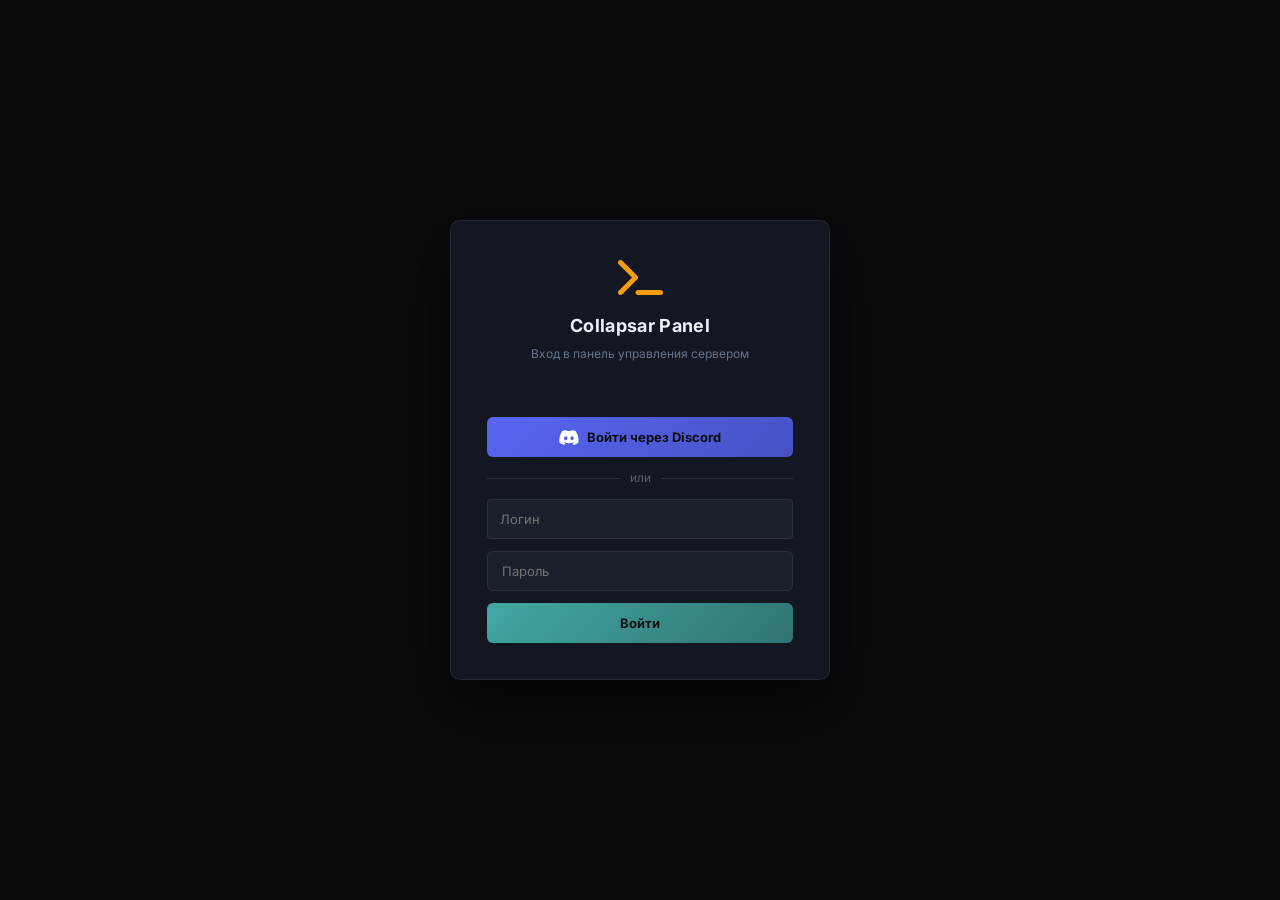
<file: index.html>
<!DOCTYPE html>
<html lang="ru">
<head>
    <meta charset="UTF-8">
    <meta name="viewport" content="width=device-width, initial-scale=1.0">
    <meta http-equiv="Cache-Control" content="no-cache, no-store, must-revalidate">
    <meta http-equiv="Pragma" content="no-cache">
    <meta http-equiv="Expires" content="0">
    <title>Collapsar Admin Panel</title>
    <style>
        /* ==========================================================================
           COLLAPSAR™ REPUBLIC TACTICAL CONSOLE - UN-SLOPPED STYLESHEET
           GAR Tactical Terminal Aesthetic • Strict • Console-grade • Precise
           ========================================================================== */

        :root {
            /* Surface ramp (Graphite / Deep Carbon) */
            --deep: #090b0e;
            --panel: #0e1117;
            --card: #131722;
            --card-hover: #181d2a;
            --elevated: #1a202c;
            --elevated-hover: #222938;

            /* Hairline borders */
            --line: rgba(255, 255, 255, 0.08);
            --line-subtle: rgba(255, 255, 255, 0.04);
            --line-hover: rgba(255, 255, 255, 0.16);

            /* Typography */
            --text: #edf0f5;
            --text-secondary: #9aa3b5;
            --text-muted: #5b6579;

            /* Tactical Accents */
            --amber: #f59e0b;
            --amber-subtle: rgba(245, 158, 11, 0.12);
            --amber-border: rgba(245, 158, 11, 0.35);

            --blue: #38bdf8;
            --blue-subtle: rgba(56, 189, 248, 0.12);
            --blue-border: rgba(56, 189, 248, 0.32);

            --green: #10b981;
            --green-subtle: rgba(16, 185, 129, 0.12);

            --red: #ef4444;
            --red-subtle: rgba(239, 68, 68, 0.12);
            --red-border: rgba(239, 68, 68, 0.35);

            /* Radii hierarchy */
            --radius-card: 10px;
            --radius-control: 6px;
            --radius-badge: 4px;

            /* Fonts */
            --font-ui: 'Inter', -apple-system, BlinkMacSystemFont, 'Segoe UI', Roboto, sans-serif;
            --font-mono: 'JetBrains Mono', monospace;
        }

        * {
            margin: 0;
            padding: 0;
            box-sizing: border-box;
            font-family: var(--font-ui);
            -webkit-font-smoothing: antialiased;
        }

        body {
            background-color: var(--deep);
            color: var(--text);
            min-height: 100vh;
            overflow-x: hidden;
            font-size: 13px;
            line-height: 1.5;
        }

        /* Tactical Container with Collapsible Sidebar support */
        .container {
            max-width: none;
            min-height: 100vh;
            margin: 0;
            padding: 76px 24px 28px 244px;
            transition: padding-left 0.2s ease;
        }

        /* ==========================================================================
           HEADER / TOPBAR (TACTICAL REPUBLIC STATUS)
           ========================================================================== */
        .header {
            position: fixed;
            top: 0;
            left: 220px;
            right: 0;
            height: 56px;
            z-index: 3000;
            display: flex;
            align-items: center;
            justify-content: space-between;
            padding: 0 24px;
            background: var(--panel);
            border-bottom: 1px solid var(--line);
            box-shadow: 0 1px 3px rgba(0, 0, 0, 0.5);
            transition: left 0.2s ease;
        }

        .topbar-left {
            display: flex;
            align-items: center;
            gap: 14px;
        }

        .sidebar-toggle {
            width: 32px;
            height: 32px;
            display: grid;
            place-items: center;
            background: transparent;
            border: 1px solid var(--line-subtle);
            border-radius: var(--radius-control);
            color: var(--text-secondary);
            cursor: pointer;
            transition: all 0.15s ease;
        }

        .sidebar-toggle:hover {
            color: var(--text);
            background: var(--elevated);
            border-color: var(--line);
        }

        .topbar-title {
            font-size: 14px;
            font-weight: 700;
            color: var(--text);
            letter-spacing: 0.02em;
        }

        .server-status {
            display: flex;
            align-items: center;
            gap: 10px;
        }

        .status-badge,
        .server-info {
            min-height: 34px;
            padding: 0 12px;
            display: flex;
            align-items: center;
            gap: 8px;
            border: 1px solid var(--line);
            border-radius: var(--radius-control);
            background: var(--card);
            font-family: var(--font-mono);
            font-size: 11px;
        }

        .status-dot {
            width: 7px;
            height: 7px;
            border-radius: 50%;
            background: var(--red);
            flex-shrink: 0;
        }

        .status-dot.connected {
            background: var(--green);
        }

        .status-dot.reconnecting {
            background: var(--amber);
        }

        .status-text {
            color: var(--text-secondary);
            font-family: var(--font-ui);
            font-size: 11px;
            font-weight: 500;
        }

        .server-info .stat-value {
            color: var(--amber);
            font-size: 11px;
            font-weight: 600;
            font-family: var(--font-mono);
            font-variant-numeric: tabular-nums;
        }

        .topbar-icon-btn {
            position: relative;
            width: 34px;
            height: 34px;
            display: grid;
            place-items: center;
            color: var(--text-secondary);
            border: 1px solid var(--line);
            border-radius: var(--radius-control);
            background: var(--card);
            cursor: pointer;
            transition: all 0.15s ease;
        }

        .topbar-icon-btn:hover {
            color: var(--text);
            border-color: var(--amber);
            background: var(--elevated);
        }

        .notification-wrap {
            position: relative;
            z-index: 5001;
        }

        .notification-dot {
            position: absolute;
            top: 6px;
            right: 6px;
            width: 6px;
            height: 6px;
            border-radius: 50%;
            background: var(--red);
            border: 1px solid var(--panel);
        }

        .notification-panel {
            display: none;
            position: absolute;
            top: calc(100% + 8px);
            right: 0;
            z-index: 5002;
            width: 320px;
            border: 1px solid var(--line);
            border-radius: var(--radius-card);
            background: var(--card);
            box-shadow: 0 16px 36px rgba(0, 0, 0, 0.7);
            overflow: hidden;
        }

        .notification-panel.active {
            display: block;
        }

        .notification-head {
            padding: 12px 14px;
            border-bottom: 1px solid var(--line);
            color: var(--text);
            font-size: 12px;
            font-weight: 600;
            background: var(--panel);
        }

        .notification-item {
            display: flex;
            gap: 10px;
            padding: 10px 14px;
            border-bottom: 1px solid var(--line-subtle);
            font-size: 11px;
            color: var(--text-secondary);
        }

        .notification-item i {
            margin-top: 2px;
            color: var(--amber);
        }

        .notification-item small {
            display: block;
            margin-top: 2px;
            color: var(--text-muted);
            font-size: 10px;
        }

        .topbar-search {
            position: relative;
            width: 220px;
        }

        .topbar-search i {
            position: absolute;
            left: 10px;
            top: 10px;
            color: var(--text-muted);
            font-size: 12px;
        }

        .topbar-search input {
            width: 100%;
            height: 34px;
            padding: 0 10px 0 32px;
            background: var(--card);
            border: 1px solid var(--line);
            border-radius: var(--radius-control);
            color: var(--text);
            font-size: 12px;
            outline: none;
            transition: border-color 0.15s ease;
        }

        .topbar-search input:focus {
            border-color: var(--amber);
        }

        /* ==========================================================================
           SIDEBAR / NAVIGATION (TACTICAL CONSOLE RAIL)
           ========================================================================== */
        .tab-bar {
            position: fixed;
            inset: 0 auto 0 0;
            z-index: 350;
            width: 220px;
            display: flex;
            flex-direction: column;
            gap: 3px;
            margin: 0;
            padding: 68px 8px 68px;
            border: 0;
            border-right: 1px solid var(--line);
            background: var(--panel);
            transition: width 0.2s ease;
        }

        .sidebar-brand {
            position: absolute;
            top: 0;
            left: 0;
            right: 0;
            height: 56px;
            display: flex;
            align-items: center;
            gap: 10px;
            padding: 0 16px;
            border-bottom: 1px solid var(--line);
        }

        .brand-mark {
            flex: 0 0 30px;
            width: 30px;
            height: 30px;
            display: grid;
            place-items: center;
            color: #0c0e12;
            border-radius: var(--radius-control);
            background: var(--amber);
            font-weight: 800;
            font-size: 13px;
        }

        .brand-copy strong {
            display: block;
            color: var(--text);
            font-size: 13px;
            font-weight: 700;
            letter-spacing: 0.04em;
        }

        .brand-copy small {
            display: block;
            margin-top: 1px;
            color: var(--text-muted);
            font-size: 9px;
            font-family: var(--font-mono);
            letter-spacing: 0.1em;
        }

        .sidebar-profile {
            position: absolute;
            bottom: 0;
            left: 0;
            right: 0;
            height: 56px;
            display: flex;
            align-items: center;
            gap: 10px;
            padding: 0 14px;
            border-top: 1px solid var(--line);
            background: var(--panel);
        }

        .sidebar-avatar {
            flex: 0 0 30px;
            width: 30px;
            height: 30px;
            display: grid;
            place-items: center;
            color: var(--text);
            font-size: 11px;
            font-weight: 700;
            border: 1px solid var(--line);
            border-radius: 50%;
            background: var(--elevated);
            overflow: hidden;
            position: relative;
        }

        .sidebar-avatar img {
            width: 100%;
            height: 100%;
            object-fit: cover;
        }

        .sidebar-user {
            min-width: 0;
            flex: 1;
        }

        .sidebar-user strong {
            display: block;
            overflow: hidden;
            color: var(--text);
            font-size: 11px;
            font-weight: 600;
            text-overflow: ellipsis;
            white-space: nowrap;
        }

        .sidebar-user span {
            display: block;
            margin-top: 1px;
            color: var(--text-muted);
            font-size: 9px;
        }

        .role-badge {
            display: inline-block;
            padding: 2px 6px;
            border-radius: var(--radius-badge);
            font-size: 9px;
            font-weight: 600;
            line-height: 1.2;
            color: var(--text-secondary);
            border: 1px solid var(--line);
            background: var(--elevated);
        }

        .role-badge.role-superadmin {
            border-color: var(--red-border);
            background: var(--red-subtle);
            color: var(--red);
        }

        .sidebar-profile .role-badge {
            max-width: 110px;
            overflow: hidden;
            text-overflow: ellipsis;
            white-space: nowrap;
            color: var(--blue);
            border-color: var(--blue-border);
            background: var(--blue-subtle);
        }

        .sidebar-logout {
            color: var(--text-muted);
            border: 0;
            background: none;
            cursor: pointer;
            padding: 6px;
            border-radius: var(--radius-control);
            transition: color 0.15s ease;
        }

        .sidebar-logout:hover {
            color: var(--red);
        }

        .tab-btn {
            width: 100%;
            margin: 0;
            padding: 9px 12px;
            display: flex;
            align-items: center;
            gap: 10px;
            color: var(--text-secondary);
            border: 1px solid transparent;
            border-left: 3px solid transparent;
            border-radius: var(--radius-control);
            background: transparent;
            text-align: left;
            font-size: 12px;
            font-weight: 500;
            cursor: pointer;
            transition: all 0.15s ease;
        }

        .tab-btn i {
            width: 18px;
            text-align: center;
            font-size: 13px;
            color: var(--text-muted);
            transition: color 0.15s ease;
        }

        .tab-btn:hover {
            color: var(--text);
            background: rgba(255, 255, 255, 0.03);
        }

        .tab-btn:hover i {
            color: var(--text);
        }

        .tab-btn.active {
            color: var(--amber);
            border-color: var(--amber-border);
            border-left-color: var(--amber);
            background: var(--amber-subtle);
            font-weight: 600;
        }

        .tab-btn.active i {
            color: var(--amber);
        }

        .tab-content {
            display: none;
        }

        .tab-content.active {
            display: block;
        }

        /* Collapsed Sidebar */
        .container.sidebar-collapsed {
            padding-left: 84px;
        }

        .container.sidebar-collapsed .header {
            left: 64px;
        }

        .container.sidebar-collapsed .tab-bar {
            width: 64px;
        }

        .container.sidebar-collapsed .sidebar-brand {
            justify-content: center;
            padding: 0;
        }

        .container.sidebar-collapsed .brand-copy,
        .container.sidebar-collapsed .sidebar-user,
        .container.sidebar-collapsed .sidebar-logout {
            display: none;
        }

        .container.sidebar-collapsed .sidebar-profile {
            justify-content: center;
            padding-inline: 0;
        }

        .container.sidebar-collapsed .tab-bar .tab-btn {
            justify-content: center;
            padding-inline: 0;
            font-size: 0;
            text-align: center;
        }

        .container.sidebar-collapsed .tab-bar .tab-btn i {
            width: auto;
            font-size: 15px;
        }

        /* ==========================================================================
           STATS GRID (METRICS & TELEMETRY)
           ========================================================================== */
        .stats-grid {
            display: grid;
            grid-template-columns: repeat(4, minmax(0, 1fr));
            gap: 14px;
            margin-bottom: 20px;
        }

        .stat-card {
            background: var(--card);
            border: 1px solid var(--line);
            border-radius: var(--radius-card);
            padding: 18px 20px;
            display: flex;
            flex-direction: column;
            gap: 8px;
            min-height: 120px;
            transition: border-color 0.15s ease, background 0.15s ease;
        }

        .stat-card:hover {
            border-color: var(--line-hover);
            background: var(--card-hover);
        }

        .stat-card-head {
            display: flex;
            align-items: center;
            justify-content: space-between;
        }

        .stat-title {
            margin: 0;
            color: var(--text-secondary);
            font-size: 11px;
            font-weight: 600;
            letter-spacing: 0.04em;
        }

        .stat-card-head i {
            width: 26px;
            height: 26px;
            display: grid;
            place-items: center;
            font-size: 11px;
            border: 1px solid var(--line);
            border-radius: var(--radius-control);
            background: var(--elevated);
            color: var(--text-muted);
        }

        .stat-value {
            margin: 0;
            color: var(--text);
            font-family: var(--font-mono);
            font-size: 26px;
            font-weight: 700;
            line-height: 1.1;
            font-variant-numeric: tabular-nums;
        }

        .stat-subtitle,
        .stat-sub {
            margin: 0;
            color: var(--text-muted);
            font-size: 11px;
        }

        /* ==========================================================================
           TACTICAL SECTION HEADERS (Matching in-game hairline header divider)
           ========================================================================== */
        .section-header {
            display: flex;
            align-items: center;
            justify-content: space-between;
            gap: 14px;
            margin-bottom: 16px;
            flex-wrap: wrap;
        }

        .section-header h2 {
            font-size: 13px;
            font-weight: 700;
            color: var(--text);
            text-transform: uppercase;
            letter-spacing: 0.06em;
            display: flex;
            align-items: center;
            gap: 12px;
            flex: 1;
        }

        .section-header h2::after {
            content: "";
            flex: 1;
            height: 1px;
            background: var(--line);
        }

        .section-description {
            margin-top: 4px;
            color: var(--text-muted);
            font-size: 11px;
            width: 100%;
        }

        .player-count {
            padding: 2px 8px;
            color: var(--blue);
            border: 1px solid var(--blue-border);
            border-radius: var(--radius-badge);
            background: var(--blue-subtle);
            font-size: 10px;
            font-family: var(--font-mono);
            font-weight: 600;
        }

        .search-box {
            display: flex;
            align-items: center;
            gap: 8px;
            margin-left: auto;
            padding: 0 10px;
            height: 32px;
            border: 1px solid var(--line);
            border-radius: var(--radius-control);
            background: var(--elevated);
        }

        .search-box i {
            color: var(--text-muted);
            font-size: 11px;
        }

        .search-box input {
            background: none;
            border: none;
            color: var(--text);
            font-size: 11px;
            outline: none;
            width: 180px;
        }

        .search-box input::placeholder {
            color: var(--text-muted);
        }

        /* ==========================================================================
           PLAYERS TABLE (CLEAN TABULAR CONSOLE)
           ========================================================================== */
        .main-content {
            display: grid;
            grid-template-columns: minmax(0, 1fr);
            gap: 18px;
        }

        .main-content > .sidebar {
            display: none;
        }

        .players-section {
            background: var(--card);
            border: 1px solid var(--line);
            border-radius: var(--radius-card);
            padding: 20px;
            overflow-x: auto;
        }

        .players-table {
            width: 100%;
            min-width: 1200px;
            border-collapse: collapse;
        }

        .players-table th {
            padding: 9px 12px;
            text-align: left;
            font-size: 10px;
            font-weight: 600;
            text-transform: uppercase;
            letter-spacing: 0.08em;
            color: var(--text-muted);
            border-bottom: 1px solid var(--line);
            background: var(--panel);
        }

        .players-table td {
            height: 52px;
            padding: 8px 12px;
            color: var(--text-secondary);
            border-bottom: 1px solid var(--line-subtle);
            font-size: 11px;
            vertical-align: middle;
        }

        .players-table tr:hover td {
            background: rgba(255, 255, 255, 0.02);
        }

        .player-name {
            display: flex;
            align-items: center;
            gap: 10px;
        }

        .player-avatar {
            width: 30px;
            height: 30px;
            background: var(--elevated);
            border: 1px solid var(--line);
            border-radius: 50%;
            display: flex;
            align-items: center;
            justify-content: center;
            font-weight: 600;
            font-size: 12px;
            position: relative;
            overflow: hidden;
            flex: 0 0 30px;
            color: var(--text);
        }

        .player-avatar img {
            position: absolute;
            inset: 0;
            width: 100%;
            height: 100%;
            object-fit: cover;
        }

        .player-steam-name {
            color: var(--text);
            font-weight: 600;
            white-space: nowrap;
        }

        .player-rp-name,
        .player-job {
            color: var(--text-secondary);
            white-space: nowrap;
        }

        .player-steamid {
            color: var(--text-muted);
            font-family: var(--font-mono);
            font-size: 10px;
            white-space: nowrap;
        }

        .player-formation {
            color: var(--blue);
            white-space: nowrap;
            font-weight: 500;
        }

        .privilege-chip {
            display: inline-block;
            padding: 2px 6px;
            color: var(--text-secondary);
            border: 1px solid var(--line);
            border-radius: var(--radius-badge);
            background: var(--elevated);
            font-size: 9px;
            font-weight: 500;
        }

        .privilege-chip.is-admin {
            color: var(--amber);
            border-color: var(--amber-border);
            background: var(--amber-subtle);
        }

        .player-ping {
            font-family: var(--font-mono);
            font-size: 10px;
            color: var(--green);
            font-variant-numeric: tabular-nums;
        }

        .player-ping.medium {
            color: var(--amber);
        }

        .player-ping.high {
            color: var(--red);
        }

        .status-inline {
            display: inline-flex;
            align-items: center;
            gap: 6px;
            color: var(--text-secondary);
            white-space: nowrap;
        }

        .status-inline::before {
            content: "";
            width: 6px;
            height: 6px;
            border-radius: 50%;
            background: var(--green);
        }

        .player-actions {
            display: flex;
            gap: 6px;
            justify-content: flex-end;
        }

        .action-btn {
            width: 28px;
            height: 28px;
            display: inline-grid;
            place-items: center;
            border-radius: var(--radius-control);
            font-size: 11px;
            color: var(--text-secondary);
            border: 1px solid var(--line);
            background: var(--elevated);
            cursor: pointer;
            transition: all 0.15s ease;
        }

        .action-btn:hover {
            color: var(--text);
            border-color: var(--line-hover);
            background: var(--elevated-hover);
        }

        .action-btn.kick:hover {
            color: var(--amber);
            border-color: var(--amber-border);
            background: var(--amber-subtle);
        }

        .action-btn.ban:hover {
            color: var(--red);
            border-color: var(--red-border);
            background: var(--red-subtle);
        }

        .steam-profile-link {
            color: inherit;
            text-decoration: none;
            cursor: pointer;
            transition: color 0.15s ease;
        }

        .steam-profile-link:hover {
            color: var(--blue);
        }

        .steam-id-link {
            color: inherit;
            text-decoration: none;
            border-bottom: 1px dashed var(--line);
            transition: all 0.15s ease;
        }

        .steam-id-link:hover {
            color: var(--blue);
            border-bottom-color: var(--blue);
        }

        /* ==========================================================================
           TACTICAL BRACKET BUTTON (Matches in-game [ Сохранить изменения ])
           ========================================================================== */
        .btn-tactical {
            display: inline-flex;
            align-items: center;
            justify-content: center;
            gap: 8px;
            padding: 8px 18px;
            color: var(--amber);
            background: var(--amber-subtle);
            border: 1px solid var(--amber-border);
            border-radius: var(--radius-badge);
            font-size: 12px;
            font-weight: 600;
            letter-spacing: 0.05em;
            cursor: pointer;
            transition: all 0.15s ease;
        }

        .btn-tactical:hover {
            background: rgba(245, 158, 11, 0.22);
            border-color: var(--amber);
            color: #ffffff;
        }

        /* ==========================================================================
           LOGS & SERVER CONSOLE TERMINAL
           ========================================================================== */
        .server-console,
        .logs-panel {
            color: var(--text-secondary);
            border: 1px solid var(--line);
            background: #07090c;
        }

        .logs-panel {
            border-radius: var(--radius-card);
            padding: 20px;
            height: 65vh;
            display: flex;
            flex-direction: column;
        }

        .logs-toolbar {
            display: flex;
            gap: 10px;
            margin-bottom: 12px;
            align-items: center;
        }

        .logs-toolbar input {
            flex: 1;
            padding: 8px 12px;
            background: var(--elevated);
            border: 1px solid var(--line);
            border-radius: var(--radius-control);
            color: var(--text);
            font-size: 12px;
            outline: none;
        }

        .logs-toolbar button {
            padding: 8px 16px;
            background: var(--card);
            border: 1px solid var(--line);
            border-radius: var(--radius-control);
            color: var(--text);
            cursor: pointer;
            font-size: 12px;
            transition: background 0.15s ease;
        }

        .logs-toolbar button:hover {
            background: var(--elevated);
        }

        .logs-list {
            flex: 1;
            overflow-y: auto;
            font-family: var(--font-mono);
            font-size: 11px;
        }

        .log-line {
            padding: 6px 10px;
            border-bottom: 1px solid var(--line-subtle);
            color: var(--text-secondary);
            line-height: 1.5;
        }

        .log-line:hover {
            background: rgba(255, 255, 255, 0.02);
        }

        .log-line .log-time {
            color: var(--text-muted);
            margin-right: 8px;
        }

        .log-line .log-action {
            color: var(--blue);
        }

        .log-line .log-warn {
            color: var(--amber);
        }

        .log-line .log-deny {
            color: var(--red);
        }

        .server-logs-controls {
            display: flex;
            align-items: flex-end;
            justify-content: space-between;
            gap: 18px;
            margin-bottom: 16px;
            padding: 16px 20px;
            border: 1px solid var(--line);
            border-radius: var(--radius-card);
            background: var(--card);
        }

        .server-logs-eyebrow {
            color: var(--amber);
            font-size: 9px;
            font-weight: 700;
            letter-spacing: 0.12em;
            text-transform: uppercase;
        }

        .server-logs-controls h2 {
            margin: 4px 0 2px;
            color: var(--text);
            font-size: 15px;
        }

        .server-logs-controls p {
            margin: 0;
            color: var(--text-muted);
            font-size: 11px;
        }

        .server-logs-actions {
            display: flex;
            align-items: flex-end;
            gap: 9px;
        }

        .server-logs-actions label span {
            display: block;
            margin-bottom: 5px;
            color: var(--text-muted);
            font-size: 9px;
        }

        .server-logs-actions input {
            width: 155px;
            height: 34px;
            margin: 0;
            padding: 0 10px;
        }

        .server-logs-actions button {
            min-width: 110px;
            height: 34px;
            padding: 0 12px;
        }

        .server-logs-filter {
            display: flex;
            align-items: center;
            gap: 9px;
            margin-bottom: 10px;
            padding: 8px 12px;
            border: 1px solid var(--line);
            border-radius: var(--radius-control);
            background: var(--card);
        }

        .server-logs-filter > i {
            color: var(--text-muted);
        }

        .server-logs-filter input {
            flex: 1;
            min-height: auto;
            margin: 0;
            padding: 0;
            border: 0;
            background: transparent;
            color: var(--text);
            font-size: 11px;
            outline: none;
        }

        .server-logs-filter span {
            color: var(--text-muted);
            font-size: 9px;
            white-space: nowrap;
        }

        .server-logs-terminal {
            overflow: hidden;
            border: 1px solid var(--line);
            border-radius: var(--radius-card);
            background: #07090c;
            font-family: var(--font-mono);
        }

        .server-logs-terminal-head {
            display: flex;
            align-items: center;
            justify-content: space-between;
            height: 44px;
            padding: 0 16px;
            border-bottom: 1px solid var(--line);
            background: var(--panel);
        }

        .server-logs-terminal-head div {
            display: flex;
            align-items: center;
            gap: 9px;
        }

        .server-logs-terminal-head i {
            color: var(--amber);
        }

        .server-logs-terminal-head strong {
            color: var(--text);
            font-family: var(--font-ui);
            font-weight: 600;
            font-size: 11px;
        }

        .server-logs-terminal-head span {
            color: var(--text-muted);
            font-size: 9px;
        }

        .server-logs-list {
            max-height: calc(100vh - 300px);
            min-height: 300px;
            overflow-y: auto;
            padding: 6px 0;
        }

        .server-log-row {
            display: grid;
            grid-template-columns: 62px 105px minmax(160px, .8fr) minmax(220px, 1.8fr) 26px;
            align-items: start;
            gap: 12px;
            padding: 7px 16px;
            border-bottom: 1px solid var(--line-subtle);
            color: var(--text-secondary);
            font-size: 10px;
        }

        .server-log-row:hover {
            background: rgba(255, 255, 255, 0.02);
        }

        .server-log-time {
            color: var(--text-muted);
        }

        .server-log-action {
            width: fit-content;
            padding: 2px 6px;
            color: var(--amber);
            border: 1px solid var(--amber-border);
            border-radius: var(--radius-badge);
            background: var(--amber-subtle);
            font-size: 9px;
            font-weight: 700;
        }

        .server-log-action[data-kind^="SPAWN"],
        .server-log-action[data-kind="TOOL_USE"] {
            color: var(--blue);
            border-color: var(--blue-border);
            background: var(--blue-subtle);
        }

        .server-log-action[data-kind="BAN"],
        .server-log-action[data-kind="KICK"],
        .server-log-action[data-kind="DELETE_CHARACTER"] {
            color: var(--red);
            border-color: var(--red-border);
            background: var(--red-subtle);
        }

        .server-log-actor {
            color: var(--text);
            overflow-wrap: anywhere;
        }

        .server-log-details {
            color: var(--text-secondary);
            overflow-wrap: anywhere;
        }

        .server-log-details strong {
            color: var(--text);
            font-weight: 500;
        }

        .server-log-copy {
            color: var(--text-muted);
            border: 0;
            background: none;
            cursor: pointer;
            transition: color 0.15s ease;
        }

        .server-log-copy:hover {
            color: var(--amber);
        }

        .server-logs-empty {
            padding: 60px 20px;
            color: var(--text-muted);
            font-size: 11px;
            text-align: center;
        }

        /* ==========================================================================
           FORMS & INPUTS (TACTICAL UTILITY)
           ========================================================================== */
        input,
        select,
        textarea,
        .modal-content input,
        .modal-content select,
        #tab-bans input,
        #tab-bans select,
        #tab-subordinates select {
            color: var(--text);
            border: 1px solid var(--line);
            border-radius: var(--radius-control);
            background: var(--elevated);
            outline: none;
            font-size: 12px;
            transition: border-color 0.15s ease;
        }

        input:focus,
        select:focus,
        textarea:focus {
            border-color: var(--amber);
        }

        option {
            background: var(--panel);
            color: var(--text);
        }

        /* ==========================================================================
           MODALS (PRECISE DIALOGS)
           ========================================================================== */
        .modal {
            display: none;
            position: fixed;
            inset: 0;
            z-index: 5000;
            background: rgba(5, 7, 10, 0.85);
            align-items: center;
            justify-content: center;
        }

        .modal.active {
            display: flex;
        }

        .modal-content {
            background: var(--card);
            border: 1px solid var(--line);
            border-radius: var(--radius-card);
            padding: 24px;
            width: 90%;
            max-width: 440px;
            box-shadow: 0 24px 60px rgba(0, 0, 0, 0.75);
            max-height: calc(100vh - 40px);
            overflow-y: auto;
        }

        .modal-content h3 {
            color: var(--text);
            font-size: 14px;
            font-weight: 700;
            margin-bottom: 16px;
            display: flex;
            align-items: center;
            gap: 10px;
        }

        .modal-content h3::after {
            content: "";
            flex: 1;
            height: 1px;
            background: var(--line);
        }

        .modal-buttons {
            display: flex;
            gap: 10px;
            margin-top: 20px;
            justify-content: flex-end;
        }

        .modal-btn {
            min-width: 100px;
            padding: 8px 16px;
            border-radius: var(--radius-control);
            font-size: 11px;
            font-weight: 600;
            cursor: pointer;
            border: 1px solid transparent;
            transition: all 0.15s ease;
        }

        .modal-btn.confirm {
            color: var(--amber);
            border-color: var(--amber-border);
            background: var(--amber-subtle);
        }

        .modal-btn.confirm:hover {
            background: rgba(245, 158, 11, 0.22);
            border-color: var(--amber);
            color: #fff;
        }

        .modal-btn.cancel {
            color: var(--text-secondary);
            border-color: var(--line);
            background: transparent;
        }

        .modal-btn.cancel:hover {
            color: var(--text);
            background: var(--elevated);
        }

        /* ==========================================================================
           LOGIN SCREEN
           ========================================================================== */
        .login-screen {
            display: flex;
            align-items: center;
            justify-content: center;
            min-height: 100vh;
            position: fixed;
            inset: 0;
            z-index: 9999;
            background: var(--deep);
        }

        .login-screen.hidden {
            display: none;
        }

        .login-box {
            background: var(--card);
            border: 1px solid var(--line);
            border-radius: var(--radius-card);
            padding: 36px;
            width: 90%;
            max-width: 380px;
            text-align: center;
            box-shadow: 0 24px 60px rgba(0, 0, 0, 0.8);
        }

        .login-box h2 {
            color: var(--text);
            font-size: 18px;
            font-weight: 700;
            margin-bottom: 6px;
            letter-spacing: 0.02em;
        }

        .login-box .subtitle {
            color: var(--text-muted);
            font-size: 12px;
            margin-bottom: 24px;
        }

        .login-box input {
            width: 100%;
            height: 40px;
            padding: 0 14px;
            margin-bottom: 12px;
            background: var(--elevated);
            border: 1px solid var(--line);
            border-radius: var(--radius-control);
            color: var(--text);
            font-size: 13px;
            outline: none;
        }

        .login-box input:focus {
            border-color: var(--amber);
        }

        .login-box button {
            width: 100%;
            height: 40px;
            padding: 0;
            background: var(--amber);
            color: #0c0e12;
            border: none;
            border-radius: var(--radius-control);
            font-weight: 700;
            font-size: 13px;
            cursor: pointer;
            transition: opacity 0.15s ease;
        }

        .login-box button:hover {
            opacity: 0.9;
        }

        .login-error {
            color: var(--red);
            font-size: 12px;
            margin-bottom: 12px;
            min-height: 18px;
        }

        /* ==========================================================================
           DONATE PANEL
           ========================================================================== */
        .donate-panel {
            max-width: 820px;
        }

        .donate-form {
            display: grid;
            grid-template-columns: repeat(2, minmax(0, 1fr));
            gap: 13px;
        }

        .form-field {
            min-width: 0;
        }

        .form-field > span {
            display: block;
            margin-bottom: 6px;
            color: var(--text-secondary);
            font-size: 10px;
            font-weight: 600;
        }

        .form-span-2 {
            grid-column: span 2;
        }

        .donate-form input,
        .donate-form select {
            width: 100%;
            padding: 8px 12px;
            height: 36px;
            font-size: 11px;
        }

        .donate-notice {
            display: flex;
            align-items: center;
            gap: 8px;
            margin-top: 14px;
            padding: 10px 12px;
            color: var(--blue);
            border: 1px solid var(--blue-border);
            border-radius: var(--radius-control);
            background: var(--blue-subtle);
            font-size: 10px;
        }

        .donate-actions {
            display: flex;
            justify-content: flex-end;
            margin-top: 14px;
            padding-top: 14px;
            border-top: 1px solid var(--line);
        }

        /* ==========================================================================
           SETTINGS WORKSPACE
           ========================================================================== */
        .settings-guide {
            display: grid;
            grid-template-columns: minmax(0, 1fr) auto;
            align-items: center;
            gap: 18px;
            margin-bottom: 14px;
            padding: 16px 18px;
            border: 1px solid var(--line);
            border-radius: var(--radius-card);
            background: var(--card);
        }

        .settings-guide > div:first-child {
            display: flex;
            flex-direction: column;
            gap: 4px;
        }

        .settings-guide span {
            color: var(--amber);
            font-size: 9px;
            font-weight: 600;
            letter-spacing: 0.1em;
            text-transform: uppercase;
        }

        .settings-guide strong {
            color: var(--text);
            font-size: 13px;
        }

        .settings-guide p {
            color: var(--text-secondary);
            font-size: 11px;
            line-height: 1.5;
        }

        .settings-steps {
            display: flex;
            align-items: center;
            gap: 6px;
            color: var(--text-muted);
            font-size: 9px;
            white-space: nowrap;
        }

        .settings-steps b {
            display: grid;
            place-items: center;
            width: 20px;
            height: 20px;
            color: var(--amber);
            border: 1px solid var(--amber-border);
            border-radius: var(--radius-badge);
            background: var(--amber-subtle);
        }

        .settings-steps i {
            width: 14px;
            height: 1px;
            background: var(--line);
        }

        .settings-toolbar {
            display: flex;
            gap: 8px;
            flex-wrap: wrap;
            margin-bottom: 14px;
        }

        .settings-accounts-panel {
            margin-bottom: 20px;
            padding: 14px;
            border: 1px solid var(--line);
            border-radius: var(--radius-card);
            background: var(--card);
        }

        .settings-accounts-panel summary {
            margin-bottom: 0;
            color: var(--text);
            cursor: pointer;
            font-size: 11px;
            font-weight: 600;
        }

        .settings-accounts-panel[open] summary {
            margin-bottom: 14px;
        }

        .settings-accounts-panel summary span {
            margin-left: 8px;
            color: var(--text-muted);
            font-size: 9px;
            font-weight: 400;
        }

        .settings-section-title {
            display: flex;
            align-items: center;
            justify-content: space-between;
            gap: 14px;
            margin-bottom: 10px;
        }

        .settings-section-title > div {
            display: flex;
            gap: 8px;
            color: var(--amber);
        }

        .settings-section-title strong {
            color: var(--text);
            font-size: 12px;
        }

        .settings-section-title > span {
            color: var(--text-muted);
            font-size: 9px;
        }

        .settings-role-workspace {
            display: grid;
            grid-template-columns: 220px minmax(0, 1fr);
            min-height: 440px;
            overflow: hidden;
            border: 1px solid var(--line);
            border-radius: var(--radius-card);
            background: var(--card);
        }

        .settings-role-list {
            padding: 10px;
            border-right: 1px solid var(--line);
            background: var(--panel);
        }

        .settings-role-button {
            width: 100%;
            display: flex;
            align-items: center;
            gap: 9px;
            padding: 9px 10px;
            color: var(--text-secondary);
            border: 1px solid transparent;
            border-radius: var(--radius-control);
            background: transparent;
            text-align: left;
            cursor: pointer;
            transition: all 0.15s ease;
        }

        .settings-role-button:hover,
        .settings-role-button.active {
            color: var(--text);
            border-color: var(--amber-border);
            background: var(--amber-subtle);
        }

        .settings-role-dot {
            width: 7px;
            height: 7px;
            border-radius: 50%;
            background: var(--amber);
        }

        .settings-role-button span {
            min-width: 0;
            flex: 1;
            overflow: hidden;
            font-size: 11px;
            text-overflow: ellipsis;
            white-space: nowrap;
        }

        .settings-role-button small {
            color: var(--text-muted);
            font-size: 9px;
        }

        .settings-role-detail {
            display: none;
            padding: 18px;
        }

        .settings-role-detail.active {
            display: block;
        }

        .settings-role-detail h4 {
            color: var(--text);
            font-size: 13px;
        }

        .settings-role-detail > p {
            margin: 4px 0 16px;
            color: var(--text-muted);
            font-size: 10px;
        }

        .settings-access-grid {
            display: grid;
            grid-template-columns: repeat(2, minmax(0, 1fr));
            gap: 10px;
        }

        .settings-field,
        .settings-permission-group {
            padding: 12px;
            border: 1px solid var(--line);
            border-radius: var(--radius-control);
            background: var(--elevated);
        }

        .settings-field > span,
        .settings-permission-group > strong {
            display: block;
            margin-bottom: 7px;
            color: var(--text-secondary);
            font-size: 10px;
        }

        .settings-field select {
            width: 100%;
            padding: 8px;
        }

        .settings-permission-group {
            grid-column: 1 / -1;
        }

        .settings-group-hint {
            margin: -1px 0 10px;
            color: var(--text-muted);
            font-size: 10px;
        }

        .settings-check-grid {
            display: grid;
            grid-template-columns: repeat(auto-fill, minmax(150px, 1fr));
            gap: 6px;
        }

        .settings-check {
            display: flex;
            align-items: center;
            gap: 6px;
            padding: 7px 8px;
            color: var(--text-secondary);
            border: 1px solid var(--line);
            border-radius: var(--radius-badge);
            background: var(--card);
            font-size: 10px;
            cursor: pointer;
            transition: all 0.15s ease;
        }

        .settings-check:hover {
            color: var(--text);
            border-color: var(--line-hover);
        }

        .settings-check input {
            accent-color: var(--amber);
        }

        .settings-empty {
            grid-column: 1 / -1;
            padding: 40px;
            color: var(--text-muted);
            text-align: center;
            font-size: 11px;
        }

        .settings-subtabs {
            display: flex;
            gap: 6px;
            flex-wrap: wrap;
            margin-bottom: 16px;
            padding-bottom: 12px;
            border-bottom: 1px solid var(--line);
        }

        .settings-subtab {
            display: inline-flex;
            align-items: center;
            gap: 8px;
            padding: 8px 14px;
            color: var(--text-secondary);
            border: 1px solid var(--line);
            border-radius: var(--radius-control);
            background: var(--card);
            cursor: pointer;
            font-size: 11px;
            font-weight: 600;
            transition: all 0.18s ease;
        }

        .settings-subtab:hover {
            color: var(--text);
            border-color: var(--amber-border);
            background: var(--amber-subtle);
        }

        .settings-subtab.active {
            color: var(--amber);
            border-color: var(--amber);
            background: var(--amber-subtle);
            box-shadow: 0 0 12px rgba(255, 187, 51, 0.15);
        }

        .settings-card {
            padding: 18px;
            border: 1px solid var(--line);
            border-radius: var(--radius-card);
            background: var(--card);
            margin-bottom: 16px;
        }

        .settings-card h3 {
            display: flex;
            align-items: center;
            gap: 10px;
            color: var(--text);
            font-size: 13px;
            margin: 0 0 6px 0;
        }

        .settings-card p.sub {
            color: var(--text-muted);
            font-size: 11px;
            line-height: 1.5;
            margin: 0 0 14px 0;
        }

        .settings-grid-2 {
            display: grid;
            grid-template-columns: repeat(auto-fit, minmax(280px, 1fr));
            gap: 14px;
        }

        .settings-input-group {
            display: flex;
            flex-direction: column;
            gap: 6px;
        }

        .settings-input-group label {
            color: var(--text-secondary);
            font-size: 11px;
            font-weight: 600;
        }

        .settings-input-group span.desc {
            color: var(--text-muted);
            font-size: 10px;
        }

        .settings-input-group input,
        .settings-input-group select {
            width: 100%;
            padding: 9px 12px;
            border: 1px solid var(--line);
            border-radius: var(--radius-control);
            background: var(--elevated);
            color: var(--text);
            font-size: 11px;
            font-family: inherit;
        }

        .settings-input-group input:focus,
        .settings-input-group select:focus {
            outline: none;
            border-color: var(--amber);
            box-shadow: 0 0 8px rgba(255, 187, 51, 0.2);
        }

        .discord-embed-preview {
            border-left: 4px solid var(--amber);
            background: #2b2d31;
            border-radius: 4px;
            padding: 14px 16px;
            color: #dbdee1;
            font-family: 'gg sans', 'Noto Sans', sans-serif, system-ui;
            font-size: 12px;
            margin-top: 10px;
        }

        .discord-embed-preview .embed-title {
            color: #ffffff;
            font-weight: 700;
            font-size: 14px;
            margin-bottom: 8px;
        }

        .discord-embed-preview .embed-desc {
            color: #dbdee1;
            line-height: 1.5;
            margin-bottom: 12px;
            white-space: pre-wrap;
        }

        .discord-embed-preview .embed-footer {
            font-size: 10px;
            color: #949ba4;
            margin-top: 10px;
            padding-top: 6px;
            border-top: 1px solid rgba(255,255,255,0.06);
        }

        /* ==========================================================================
           WHITELIST MODAL
           ========================================================================== */
        .whitelist-modal-content {
            width: min(920px, calc(100vw - 34px));
            max-width: 920px;
        }

        #whitelistContent {
            max-height: 65vh;
            overflow-y: auto;
        }

        .whitelist-layout {
            display: grid;
            grid-template-columns: 220px minmax(0, 1fr);
            gap: 16px;
        }

        .whitelist-character-list {
            padding-right: 15px;
            border-right: 1px solid var(--line);
        }

        .whitelist-character-button {
            width: 100%;
            display: flex;
            flex-direction: column;
            gap: 3px;
            margin-bottom: 7px;
            padding: 10px;
            color: var(--text-secondary);
            border: 1px solid var(--line);
            border-radius: var(--radius-control);
            background: var(--elevated);
            text-align: left;
            cursor: pointer;
            transition: all 0.15s ease;
        }

        .whitelist-character-button:hover {
            border-color: var(--line-hover);
            color: var(--text);
        }

        .whitelist-character-button.active {
            border-color: var(--amber-border);
            background: var(--amber-subtle);
            color: var(--amber);
        }

        .whitelist-character-button strong {
            color: var(--text);
            font-size: 11px;
        }

        .whitelist-character-button span {
            color: var(--text-muted);
            font-size: 9px;
        }

        .whitelist-editor {
            display: none;
        }

        .whitelist-editor.active {
            display: block;
        }

        .whitelist-editor-card {
            padding: 14px;
            border: 1px solid var(--line);
            border-radius: var(--radius-card);
            background: var(--elevated);
        }

        .whitelist-editor-title {
            display: flex;
            align-items: center;
            justify-content: space-between;
            margin-bottom: 12px;
        }

        .whitelist-editor-title strong {
            color: var(--text);
            font-size: 12px;
        }

        .whitelist-form-grid {
            display: grid;
            grid-template-columns: repeat(2, minmax(0, 1fr));
            gap: 10px;
        }

        .whitelist-form-grid label {
            color: var(--text-secondary);
            font-size: 10px;
        }

        .whitelist-form-grid input,
        .whitelist-form-grid select {
            width: 100%;
            margin: 5px 0 0;
            padding: 8px 10px;
            font-size: 11px;
        }

        .whitelist-form-span-2 {
            grid-column: span 2;
        }

        /* ==========================================================================
           RESPONSIVE BREAKPOINTS
           ========================================================================== */
        @media (max-width: 900px) {
            .container {
                padding-left: 84px;
                padding-right: 14px;
            }
            .header {
                left: 64px;
            }
            .tab-bar {
                width: 64px;
                padding: 68px 7px 14px;
            }
            .sidebar-brand {
                justify-content: center;
                padding: 0;
            }
            .brand-copy,
            .sidebar-user,
            .sidebar-logout {
                display: none;
            }
            .sidebar-profile {
                justify-content: center;
                padding-inline: 0;
            }
            .tab-bar .tab-btn {
                padding: 10px 0;
                font-size: 0;
                text-align: center;
            }
            .tab-bar .tab-btn i {
                width: auto;
                font-size: 14px;
            }
            .main-content {
                grid-template-columns: 1fr;
            }
            .stats-grid {
                grid-template-columns: repeat(2, minmax(0, 1fr));
            }
            .settings-guide,
            .settings-role-workspace {
                grid-template-columns: 1fr;
            }
            .settings-steps {
                overflow-x: auto;
            }
            .settings-role-list {
                display: flex;
                overflow-x: auto;
                border-right: 0;
                border-bottom: 1px solid var(--line);
            }
            .settings-role-button {
                min-width: 150px;
            }
            .whitelist-layout {
                grid-template-columns: 1fr;
            }
            .whitelist-character-list {
                display: flex;
                overflow-x: auto;
                padding: 0 0 10px;
                border-right: 0;
                border-bottom: 1px solid var(--line);
            }
            .whitelist-character-button {
                min-width: 150px;
            }
        }

        @media (max-width: 600px) {
            .topbar-title,
            .topbar-search,
            .topbar-icon-btn {
                display: none;
            }
            .server-status {
                width: 100%;
                justify-content: flex-end;
            }
            .server-info {
                display: none;
            }
            .stats-grid,
            .donate-form,
            .settings-access-grid,
            .whitelist-form-grid {
                grid-template-columns: 1fr;
            }
            .form-span-2,
            .whitelist-form-span-2 {
                grid-column: span 1;
            }
            .section-header {
                align-items: stretch;
            }
            .search-box {
                width: 100%;
                margin-left: 0;
            }
            .search-box input {
                width: 100%;
            }
        }

        .preset-btn {
            padding: 12px 10px;
            background: rgba(255, 255, 255, 0.03);
            border: 1px solid rgba(255, 255, 255, 0.08);
            border-radius: 6px;
            color: #cbd5e1;
            font-size: 12px;
            font-weight: 600;
            cursor: pointer;
            transition: all 0.2s ease;
            text-align: center;
            display: flex;
            align-items: center;
            justify-content: center;
            gap: 6px;
        }
        .preset-btn:hover {
            background: rgba(56, 189, 248, 0.12);
            border-color: rgba(56, 189, 248, 0.4);
            color: #38bdf8;
            transform: translateY(-1px);
        }
    
/* ==========================================================================
   WIKI & CHARTER EDITOR (ADMIN PANEL)
   ========================================================================== */
.wiki-editor-container {
    display: flex;
    flex-direction: column;
    height: calc(100vh - 140px);
    min-height: 550px;
    background: #0f0f10;
    border-radius: 8px;
    border: 1px solid rgba(255, 255, 255, 0.08);
    overflow: hidden;
}

.wiki-editor-header {
    display: flex;
    align-items: center;
    justify-content: space-between;
    padding: 12px 18px;
    background: #141416;
    border-bottom: 1px solid rgba(255, 255, 255, 0.08);
    gap: 16px;
    flex-wrap: wrap;
}

.wiki-header-title {
    display: flex;
    align-items: center;
    gap: 10px;
    font-size: 15px;
    font-weight: 600;
    color: #fff;
    font-family: 'Chakra Petch', sans-serif;
    letter-spacing: 0.03em;
}

.wiki-header-sub {
    font-size: 11px;
    color: rgba(255, 255, 255, 0.4);
    font-family: 'JetBrains Mono', monospace;
}

.wiki-header-actions {
    display: flex;
    align-items: center;
    gap: 10px;
}

.charter-select {
    padding: 7px 12px;
    background: #1c1c1f;
    border: 1px solid rgba(255, 255, 255, 0.12);
    border-radius: 6px;
    color: #fff;
    font-size: 13px;
    font-family: inherit;
    min-width: 280px;
    outline: none;
}

.charter-select:focus {
    border-color: var(--amber);
}

.wiki-editor-toolbar {
    display: flex;
    align-items: center;
    gap: 8px;
    padding: 8px 18px;
    background: #18181b;
    border-bottom: 1px solid rgba(255, 255, 255, 0.06);
    flex-wrap: wrap;
}

.toolbar-btn-group {
    display: flex;
    align-items: center;
    gap: 4px;
}

.w-tool-btn {
    padding: 5px 9px;
    background: #222226;
    border: 1px solid rgba(255, 255, 255, 0.08);
    border-radius: 4px;
    color: rgba(255, 255, 255, 0.8);
    font-size: 12px;
    font-family: 'JetBrains Mono', monospace;
    cursor: pointer;
    transition: all 0.15s ease;
}

.w-tool-btn:hover {
    background: #2c2c32;
    color: var(--amber);
    border-color: var(--amber);
}

.w-toolbar-divider {
    width: 1px;
    height: 18px;
    background: rgba(255, 255, 255, 0.1);
    margin: 0 4px;
}

.w-toolbar-status {
    margin-left: auto;
    display: flex;
    align-items: center;
    gap: 6px;
    font-size: 11px;
    color: rgba(255, 255, 255, 0.4);
    font-family: 'JetBrains Mono', monospace;
}

.status-indicator {
    width: 6px;
    height: 6px;
    border-radius: 50%;
    background: #3fb950;
}

.wiki-editor-split {
    display: flex;
    flex: 1;
    overflow: hidden;
}

.wiki-pane {
    flex: 1;
    display: flex;
    flex-direction: column;
    overflow: hidden;
}

.wiki-pane-edit {
    border-right: 1px solid rgba(255, 255, 255, 0.08);
}

.pane-meta {
    padding: 6px 14px;
    background: #141416;
    border-bottom: 1px solid rgba(255, 255, 255, 0.05);
    display: flex;
    justify-content: space-between;
    font-size: 11px;
    font-family: 'JetBrains Mono', monospace;
    color: rgba(255, 255, 255, 0.4);
    text-transform: uppercase;
}

.live-pill {
    color: var(--amber);
}

#charterTextarea {
    flex: 1;
    width: 100%;
    padding: 16px;
    background: #0f0f10;
    color: #e6e6e6;
    font-family: 'JetBrains Mono', monospace;
    font-size: 13px;
    line-height: 1.6;
    border: none;
    outline: none;
    resize: none;
    overflow-y: auto;
}

.wiki-preview-body {
    flex: 1;
    padding: 24px;
    background: #111113;
    overflow-y: auto;
    color: #d1d5db;
    font-size: 14px;
    line-height: 1.65;
}

.preview-placeholder {
    padding: 60px 20px;
    text-align: center;
    color: rgba(255, 255, 255, 0.3);
    font-size: 13px;
}

.wiki-preview-body h1, .wiki-preview-body h2, .wiki-preview-body h3 {
    color: #fff;
    font-family: 'Chakra Petch', sans-serif;
    margin-top: 24px;
    margin-bottom: 12px;
}

.wiki-preview-body h1 { font-size: 24px; border-bottom: 1px solid rgba(255,255,255,0.08); padding-bottom: 8px; }
.wiki-preview-body h2 { font-size: 19px; border-bottom: 1px solid rgba(255,255,255,0.05); padding-bottom: 6px; }
.wiki-preview-body h3 { font-size: 16px; color: var(--amber); }

.wiki-preview-body p { margin-bottom: 12px; }

.wiki-preview-body ul, .wiki-preview-body ol {
    margin-left: 20px;
    margin-bottom: 12px;
}

.wiki-preview-body li { margin-bottom: 4px; }

.wiki-preview-body blockquote {
    margin: 14px 0;
    padding: 12px 16px;
    background: rgba(255, 255, 255, 0.03);
    border-left: 3px solid var(--amber);
    border-radius: 0 4px 4px 0;
}

.wiki-preview-body table {
    width: 100%;
    border-collapse: collapse;
    margin: 16px 0;
    font-size: 13px;
}

.wiki-preview-body th, .wiki-preview-body td {
    padding: 8px 12px;
    border: 1px solid rgba(255, 255, 255, 0.08);
    text-align: left;
}

.wiki-preview-body th {
    background: rgba(255, 255, 255, 0.05);
    color: var(--amber);
    font-weight: 600;
}

.wiki-preview-body code {
    font-family: 'JetBrains Mono', monospace;
    background: rgba(255, 255, 255, 0.06);
    padding: 2px 6px;
    border-radius: 4px;
    font-size: 12px;
    color: var(--amber);
}

</style>
    <link rel="preconnect" href="https://fonts.googleapis.com">
    <link rel="preconnect" href="https://fonts.gstatic.com" crossorigin>
    <link href="https://fonts.googleapis.com/css2?family=Inter:wght@300;400;500;600;700&family=Manrope:wght@600;700;800&family=JetBrains+Mono:wght@400;500&display=swap" rel="stylesheet">
    <!-- Font Awesome -->
    <link rel="stylesheet" href="https://cdnjs.cloudflare.com/ajax/libs/font-awesome/6.0.0/css/all.min.css">
    <script>
        (function() {
            var cb = '?_t=' + Math.floor(Date.now() / 60000);
            var l = document.createElement('link');
            l.rel = 'stylesheet';
            l.href = 'editor_bundle.css' + cb;
            document.head.appendChild(l);
        })();
    </script>
</head>
<body>
    <!-- LOGIN SCREEN -->
    <div class="login-screen" id="loginScreen">
        <div class="login-box">
            <i class="fas fa-terminal" style="font-size:40px;color:var(--amber);margin-bottom:15px;"></i>
            <h2>Collapsar Panel</h2>
            <div class="subtitle">Вход в панель управления сервером</div>
            <div class="login-error" id="loginError"></div>
            <button onclick="window.location.href=(window.COLLAPSAR_API_BASE || '') + '/auth/discord'" style="background:linear-gradient(135deg,#5865F2,#4752C4);display:flex;align-items:center;justify-content:center;gap:8px;">
                <svg width="20" height="15" viewBox="0 0 71 55" fill="white"><path d="M60.1 4.9A58.5 58.5 0 0045.4.2a.2.2 0 00-.2.1 40.8 40.8 0 00-1.8 3.7 54 54 0 00-16.2 0A37.4 37.4 0 0025.4.3a.2.2 0 00-.2-.1A58.4 58.4 0 0010.5 4.9a.2.2 0 00-.1.1C1.5 18.7-.9 32.2.3 45.5v.2a58.9 58.9 0 0017.7 9a.2.2 0 00.3-.1 42.1 42.1 0 003.6-5.9.2.2 0 00-.1-.3 38.8 38.8 0 01-5.5-2.6.2.2 0 01 0-.4l1.1-.9a.2.2 0 01.2 0 42 42 0 0035.6 0 .2.2 0 01.2 0l1.1.9a.2.2 0 010 .3 36.4 36.4 0 01-5.5 2.7.2.2 0 00-.1.3 47.3 47.3 0 003.6 5.9.2.2 0 00.3.1A58.7 58.7 0 0070.4 45.7v-.2c1.4-15-2.3-28.1-9.8-39.7a.2.2 0 00-.1 0zM23.7 37.3c-3.4 0-6.3-3.2-6.3-7s2.8-7 6.3-7 6.4 3.1 6.3 7-2.8 7-6.3 7zm23.2 0c-3.4 0-6.3-3.2-6.3-7s2.8-7 6.3-7 6.4 3.1 6.3 7-2.8 7-6.3 7z"/></svg>
                Войти через Discord
            </button>
            <div style="display:flex;align-items:center;gap:10px;margin:12px 0;">
                <div style="flex:1;height:1px;background:rgba(255,255,255,0.1);"></div>
                <span style="color:rgba(255,255,255,0.3);font-size:12px;">или</span>
                <div style="flex:1;height:1px;background:rgba(255,255,255,0.1);"></div>
            </div>
            <input type="text" placeholder="Логин" id="loginUser" autocomplete="off">
            <input type="password" placeholder="Пароль" id="loginPass" autocomplete="off">
            <button onclick="doLogin()" style="background:linear-gradient(135deg,rgba(78,205,196,0.8),rgba(78,205,196,0.5));">Войти</button>
        </div>
    </div>

    <div class="container" id="mainApp" style="display:none;">
        <!-- Header -->
        <div class="header">
            <div class="topbar-left">
                <button class="sidebar-toggle" onclick="toggleSidebar()" title="Свернуть меню"><i class="fas fa-bars"></i></button>
                <h1 class="topbar-title" id="topbarTitle">Игроки</h1>
            </div>
            <div class="server-status">
                <div class="status-badge">
                    <i class="fas fa-wifi" style="color:#2dd4bf;font-size:11px;"></i>
                    <div class="status-dot" id="connection-status-dot"></div>
                    <span class="status-text" id="connection-status-text">Сервер работает</span>
                </div>
                <div class="server-info">
                    <i class="fas fa-users" style="color:#8b5cf6;font-size:11px;"></i>
                    <i class="stat-value" id="curonl"></i>
                </div>
                <div class="server-info topbar-uptime">
                    <i class="far fa-clock" style="color:#38bdf8;font-size:11px;"></i>
                    <i class="stat-value" id="headerUptime">0:00</i>
                </div>
                <button class="topbar-icon-btn" onclick="refreshCurrentTab()" title="Обновить"><i class="fas fa-sync-alt"></i></button>
                <div class="notification-wrap">
                    <button class="topbar-icon-btn" onclick="toggleNotifications(event)" title="Уведомления">
                        <i class="fas fa-bell"></i><span class="notification-dot"></span>
                    </button>
                    <div class="notification-panel" id="notificationPanel">
                        <div class="notification-head">Уведомления</div>
                        <div class="notification-item"><i class="fas fa-shield-alt"></i><div>Панель подключена к серверу<small>Текущая сессия</small></div></div>
                        <div class="notification-item"><i class="fas fa-info-circle"></i><div>Действия администрации записываются в логи<small>Системное сообщение</small></div></div>
                    </div>
                </div>
                <label class="topbar-search"><i class="fas fa-search"></i><input id="topbarSearch" type="text" placeholder="Поиск..." oninput="handleTopbarSearch(this.value)"></label>
            </div>
        </div>

        <!-- Tabs -->
        <div class="tab-bar">
            <div class="sidebar-brand">
                <div class="brand-mark"><i class="fas fa-bolt"></i></div>
                <div class="brand-copy"><strong>COLLAPSAR</strong><small>ADMIN PANEL</small></div>
            </div>
            <button class="tab-btn active" onclick="switchTab('players')"><i class="fas fa-users"></i> Игроки</button>
            <button class="tab-btn" id="accessesTabBtn" onclick="switchTab('accesses')" style="display:none;"><i class="fas fa-user-lock"></i> Доступы</button>
            <button class="tab-btn" id="bansTabBtn" onclick="switchTab('bans')" style="display:none;"><i class="fas fa-ban"></i> Баны</button>
            <button class="tab-btn" id="subordinatesTabBtn" onclick="switchTab('subordinates')" style="display:none;"><i class="fas fa-user-shield"></i> Подчинённые</button>
            <button class="tab-btn" id="donateTabBtn" onclick="switchTab('donate')" style="display:none;"><i class="fas fa-gem"></i> Донат</button>
            <button class="tab-btn" id="serverLogsTabBtn" onclick="switchTab('server-logs')" style="display:none;"><i class="fas fa-terminal"></i> Логи сервера</button>
            <button class="tab-btn" id="logsTabBtn" onclick="switchTab('logs')" style="display:none;"><i class="fas fa-clipboard-list"></i> Логи панели</button>
            <button class="tab-btn" id="musicTabBtn" onclick="switchTab('music')" style="display:none;"><i class="fas fa-music"></i> Музыка / Ивенты</button>
            <button class="tab-btn" id="configEditorTabBtn" onclick="switchTab('config-editor')" style="display:none;"><i class="fas fa-sliders-h"></i> Редактор конфигов</button>
            <button class="tab-btn" id="wikiEditorTabBtn" onclick="switchTab('wiki-editor')" style="display:none;"><i class="fas fa-book-open"></i> Редактор устава</button>
            <a class="tab-btn" href="/wiki/" target="_blank" style="text-decoration:none;"><i class="fas fa-book"></i> База знаний / Устав <i class="fas fa-external-link-alt" style="font-size:10px; margin-left:auto; opacity:0.6;"></i></a>
            <button class="tab-btn" id="settingsTabBtn" onclick="switchTab('settings')" style="display:none;"><i class="fas fa-cog"></i> Настройки</button>
            <div class="sidebar-profile">
                <div class="sidebar-avatar" id="sidebarAvatar"><span id="sidebarAvatarFallback">A</span><img id="sidebarAvatarImage" alt=""></div>
                <div class="sidebar-user">
                    <strong id="sidebarUsername">Администратор</strong>
                    <span class="role-badge" id="roleBadge"></span>
                </div>
                <button class="sidebar-logout" onclick="doLogout()" title="Выйти"><i class="fas fa-sign-out-alt"></i></button>
            </div>
        </div>

        <!-- Tab: Players -->
        <div class="tab-content active" id="tab-players">
            <div class="stats-grid">
                <div class="stat-card">
                    <div class="stat-card-head"><div class="stat-title">ОНЛАЙН</div><i class="fas fa-users"></i></div>
                    <div class="stat-value" id="onlineCount">0</div>
                    <div class="stat-subtitle">из 64 слотов</div>
                </div>
                <div class="stat-card">
                    <div class="stat-card-head"><div class="stat-title">АДМИНИСТРАТОРЫ</div><i class="fas fa-shield-alt"></i></div>
                    <div class="stat-value" id="adminCount">0</div>
                    <div class="stat-subtitle">активны сейчас</div>
                </div>
                <div class="stat-card">
                    <div class="stat-card-head"><div class="stat-title">АКТИВНЫХ БАНОВ</div><i class="fas fa-ban"></i></div>
                    <div class="stat-value" id="banCount">0</div>
                    <div class="stat-subtitle">по данным сервера</div>
                </div>
                <div class="stat-card">
                    <div class="stat-card-head"><div class="stat-title">АПТАЙМ</div><i class="fas fa-chart-line"></i></div>
                    <div class="stat-value" id="uptime">0:00</div>
                    <div class="stat-subtitle">с последнего рестарта</div>
                </div>
            </div>

            <div class="main-content">
                <div class="players-section">
                    <div class="section-header">
                        <h2><i class="fas fa-users" style="color: #8b5cf6;"></i> Игроки на сервере</h2>
                        <span class="player-count" id="playerCount">0 игроков</span>
                        <div class="search-box">
                            <i class="fas fa-search"></i>
                            <input type="text" placeholder="Поиск игрока..." id="searchInput">
                        </div>
                    </div>
                    <table class="players-table">
                        <thead>
                            <tr>
                                <th>Игрок</th>
                                <th>RP-имя</th>
                                <th>SteamID</th>
                                <th>Фракция</th>
                                <th>Профессия</th>
                                <th>Привилегия</th>
                                <th>Пинг</th>
                                <th>Статус</th>
                                <th aria-label="Действия"></th>
                            </tr>
                        </thead>
                        <tbody id="playersList"></tbody>
                    </table>
                </div>

                <div class="sidebar">
                    <div class="sidebar-card">
                        <h3><i class="fas fa-bolt" style="color: var(--amber);"></i> Быстрые команды</h3>
                        <ul class="command-list">
                            <li><i class="fas fa-ban"></i> Кикнуть всех</li>
                            <li><i class="fas fa-snowplow"></i> Очистить консоль</li>
                            <li><i class="fas fa-sync"></i> Перезагрузить сервер</li>
                        </ul>
                    </div>
                    <div class="sidebar-card">
                        <h3><i class="fas fa-terminal" style="color: var(--amber);"></i> Консоль сервера</h3>
                        <div class="server-console" id="console"></div>
                    </div>
                </div>
            </div>
        </div>

        <!-- Tab: Accesses -->
        <div class="tab-content" id="tab-accesses">
            <div class="players-section">
                <div class="section-header">
                    <h2><i class="fas fa-user-lock" style="color:#ffbb33;"></i> Пользователи с привилегиями</h2>
                    <span class="player-count" id="accessesCount">0 пользователей</span>
                    <div class="search-box">
                        <i class="fas fa-search"></i>
                        <input type="text" placeholder="Поиск по имени, SteamID или рангу..." id="accessesSearch" oninput="renderPrivilegedUsers()">
                    </div>
                </div>
                <div style="display:flex;gap:10px;margin-bottom:14px;align-items:center;">
                    <button class="modal-btn cancel" onclick="refreshPrivilegedUsers()"><i class="fas fa-sync"></i> Обновить</button>
                </div>
                <table class="players-table">
                    <thead>
                        <tr>
                            <th>Пользователь</th>
                            <th>SteamID</th>
                            <th>Привилегия</th>
                            <th>Срок</th>
                            <th>Последний вход</th>
                            <th>Статус</th>
                            <th>Действия</th>
                        </tr>
                    </thead>
                    <tbody id="accessesList"></tbody>
                </table>
            </div>
        </div>

        <!-- Tab: Bans -->
        <div class="tab-content" id="tab-bans">
            <div class="players-section">
                <div class="section-header">
                    <h2><i class="fas fa-ban" style="color:#ff6b6b;"></i> Баны</h2>
                    <span class="player-count" id="bansCount">0 активных</span>
                    <div class="search-box">
                        <i class="fas fa-search"></i>
                        <input type="text" placeholder="Поиск по SteamID, имени или причине..." id="bansSearch">
                    </div>
                </div>
                <div style="display:grid;grid-template-columns:repeat(auto-fit,minmax(180px,1fr));gap:10px;margin-bottom:14px;align-items:center;">
                    <input type="text" placeholder="SteamID / SteamID64" id="offlineBanSteamId">
                    <input type="text" placeholder="Имя / заметка" id="offlineBanName">
                    <select id="offlineBanDuration">
                        <option value="3600">1 час</option>
                        <option value="86400">1 день</option>
                        <option value="604800">1 неделя</option>
                        <option value="2592000">1 месяц</option>
                        <option value="0">Навсегда</option>
                    </select>
                    <input type="text" placeholder="Причина" id="offlineBanReason">
                    <button class="modal-btn confirm" onclick="issueOfflineBan()"><i class="fas fa-ban"></i> Забанить</button>
                    <button class="modal-btn cancel" onclick="refreshBans()"><i class="fas fa-sync"></i> Обновить</button>
                </div>
                <table class="players-table">
                    <thead>
                        <tr>
                            <th>Игрок</th>
                            <th>SteamID</th>
                            <th>Причина</th>
                            <th>Кто выдал</th>
                            <th>До</th>
                            <th>Действия</th>
                        </tr>
                    </thead>
                    <tbody id="bansList"></tbody>
                </table>
            </div>
        </div>
        <!-- Tab: Subordinates -->
        <!-- Tab: Settings -->
        <div class="tab-content" id="tab-settings">
            <div class="players-section">
                <div class="section-header">
                    <h2><i class="fas fa-cog" style="color:var(--amber);"></i> Настройки и Управление доступом</h2>
                    <span class="player-count" id="settingsOwnerHint">owner</span>
                </div>

                <div class="settings-subtabs">
                    <button class="settings-subtab active" type="button" onclick="switchSettingsSection('roles', this)">
                        <i class="fab fa-discord"></i> Discord-роли и Доступ
                    </button>
                    <button class="settings-subtab" type="button" onclick="switchSettingsSection('bot', this)">
                        <i class="fas fa-robot"></i> Discord Бот и Живой Статус
                    </button>
                    <button class="settings-subtab" type="button" onclick="switchSettingsSection('webhooks', this)">
                        <i class="fas fa-bell"></i> Вебхуки и Логи
                    </button>
                    <button class="settings-subtab" type="button" onclick="switchSettingsSection('accounts', this)">
                        <i class="fas fa-key"></i> Резервные Аккаунты
                    </button>
                    <button class="settings-subtab" type="button" onclick="switchSettingsSection('links', this)">
                        <i class="fas fa-link"></i> Привязки SteamID
                    </button>
                </div>

                <div class="settings-toolbar" style="margin-bottom:16px;">
                    <button class="modal-btn confirm" type="button" onclick="saveSettings()" style="background:var(--amber);color:#0f141c;font-weight:700;">
                        <i class="fas fa-save"></i> Сохранить все настройки
                    </button>
                    <button class="modal-btn" type="button" onclick="refreshSettings()">
                        <i class="fas fa-sync"></i> Обновить из памяти
                    </button>
                    <span id="settingsSaveStatus" style="color:var(--amber);font-size:11px;align-self:center;margin-left:8px;"></span>
                </div>

                <!-- Pane 1: Roles & Permissions -->
                <div id="settingsPane-roles" class="settings-pane">
                    <div class="settings-guide">
                        <div>
                            <span>НАСТРОЙКА ДОСТУПА ПО DISCORD РОЛЯМ</span>
                            <strong>Выберите или добавьте Discord-роль и настройте её возможности</strong>
                            <p>Уровень панели, доступ к формированиям, все 13 прав панели и разрешённые в игре привилегии.</p>
                        </div>
                        <div class="settings-steps"><b>1</b> Роль <i></i><b>2</b> Доступ <i></i><b>3</b> Права <i></i><b>4</b> Сохранить</div>
                    </div>

                    <div style="display:flex;gap:10px;align-items:center;flex-wrap:wrap;margin-bottom:12px;">
                        <button class="modal-btn" type="button" onclick="loadDiscordRoles()" style="border-color:rgba(114,137,218,0.5);color:#7289da;">
                            <i class="fab fa-discord"></i> Загрузить роли с сервера Discord
                        </button>
                        <div style="display:flex;gap:6px;align-items:center;flex:1;max-width:420px;">
                            <input type="text" id="manualDiscordRoleIdInput" placeholder="Discord Role ID (например 126105...)" style="flex:1;padding:8px 10px;background:var(--elevated);border:1px solid var(--line);border-radius:var(--radius-control);color:var(--text);font-size:11px;">
                            <button class="modal-btn confirm" type="button" onclick="addManualDiscordRole()"><i class="fas fa-plus"></i> Добавить роль</button>
                        </div>
                        <span id="discordRolesStatus" style="font-size:10px;color:var(--text-muted);"></span>
                    </div>

                    <div id="settingsDiscordRoles" class="settings-role-workspace"></div>

                    <div class="settings-card" style="margin-top:16px;">
                        <h3><i class="fas fa-sync-alt" style="color:var(--amber);"></i> Авто-синхронизация Discord-ролей по формированиям</h3>
                        <p class="sub">Этими ролями управляет синхронизация персонажей: бот автоматически выдает роль Discord при заходе за персонажа формирования и снимает её при смене.</p>
                        <div id="formationRoleMappings"></div>
                        <button class="modal-btn" type="button" onclick="addFormationRoleMapping()" style="margin-top:8px;">
                            <i class="fas fa-plus"></i> Добавить соответствие формирования
                        </button>
                    </div>
                </div>

                <!-- Pane 2: Discord Bot & Server Live Status -->
                <div id="settingsPane-bot" class="settings-pane" style="display:none;">
                    <div class="settings-card">
                        <h3><i class="fas fa-robot" style="color:var(--amber);"></i> Параметры Discord Бота</h3>
                        <p class="sub">Бот необходим для отправки и постоянного обновления эмбеда статуса сервера в Discord-канале, чтения списка ролей сервера и управления ролями игроков.</p>
                        <div class="settings-grid-2">
                            <div class="settings-input-group">
                                <label>Токен Discord-бота (Bot Token) *</label>
                                <span class="desc">Discord Developer Portal → Applications → Bot → Reset Token</span>
                                <div style="display:flex;gap:6px;">
                                    <input type="password" id="cfgBotToken" placeholder="MTE5... (секретный токен бота)">
                                    <button class="modal-btn" type="button" onclick="togglePasswordVisibility('cfgBotToken')"><i class="fas fa-eye"></i></button>
                                </div>
                            </div>
                            <div class="settings-input-group">
                                <label>ID Сервера Discord (Guild ID) *</label>
                                <span class="desc">ПКМ по серверу в Discord → Копировать ID</span>
                                <input type="text" id="cfgGuildId" placeholder="1261052839720124487">
                            </div>
                            <div class="settings-input-group">
                                <label>ID Приложения Discord (Application / Client ID)</label>
                                <span class="desc">General Information → Application ID (для слэш-команд /link)</span>
                                <input type="text" id="cfgClientId" placeholder="1492429366746021918">
                            </div>
                            <div class="settings-input-group" style="justify-content:flex-end;">
                                <label style="visibility:hidden;">Действие</label>
                                <button class="modal-btn confirm" type="button" onclick="testDiscordBot()" style="padding:10px 16px;">
                                    <i class="fas fa-vial"></i> Проверить подключение бота
                                </button>
                            </div>
                        </div>
                        <div id="discordBotTestResult" style="margin-top:12px;"></div>
                    </div>

                    <div class="settings-card">
                        <h3><i class="fas fa-broadcast-tower" style="color:var(--amber);"></i> Живой Статус Сервера в Discord (Status Embed)</h3>
                        <p class="sub">Бот отправляет в указанный канал специальное сообщение со статусом (онлайн, карта, аптайм, список игроков) и постоянно обновляет его.</p>
                        <div class="settings-grid-2">
                            <div class="settings-input-group">
                                <label>ID Канала для статуса (Status Channel ID) *</label>
                                <span class="desc">ID текстового канала, в котором закрепить сообщение со статусом</span>
                                <input type="text" id="cfgStatusChannelId" placeholder="126105... (ID текстового канала)">
                            </div>
                            <div class="settings-input-group">
                                <label>ID Сообщения статуса (Message ID, опционально)</label>
                                <span class="desc">Если пусто, бот сам найдёт своё предыдущее сообщение или создаст новое</span>
                                <input type="text" id="cfgStatusMessageId" placeholder="Оставьте пустым для автосоздания">
                            </div>
                            <div class="settings-input-group">
                                <label>Интервал автообновления</label>
                                <span class="desc">Как часто бот перезаписывает статус сервера в Discord</span>
                                <select id="cfgStatusInterval">
                                    <option value="1">Каждую 1 минуту</option>
                                    <option value="2">Каждые 2 минуты</option>
                                    <option value="5" selected>Каждые 5 минут (Рекомендуется)</option>
                                    <option value="10">Каждые 10 минут</option>
                                </select>
                            </div>
                            <div class="settings-input-group" style="justify-content:flex-end;">
                                <label style="visibility:hidden;">Действие</label>
                                <button class="modal-btn confirm" type="button" onclick="forceDiscordStatus()" style="padding:10px 16px;">
                                    <i class="fas fa-paper-plane"></i> Обновить статус в Discord сейчас
                                </button>
                            </div>
                        </div>

                        <div style="margin-top:18px;">
                            <label style="color:var(--text-secondary);font-size:11px;font-weight:600;display:block;margin-bottom:8px;">Превью сообщения в Discord:</label>
                            <div class="discord-embed-preview">
                                <div class="embed-title">🛰️ Collapsar | StarWarsRP — Статус сервера</div>
                                <div class="embed-desc">
                                    <b>Карта:</b> <code>rp_rishi_rework_extended</code><br>
                                    <b>Игроки в сети:</b> <code>1 / 84</code><br>
                                    <b>Администрация:</b> <code>1</code><br>
                                    <b>Аптайм:</b> <code>1ч 24м</code><br>
                                    <b>Подключение:</b> <code>connect s6.yufu.su:27006</code>
                                </div>
                                <div style="color:#ffffff;font-weight:600;font-size:11px;margin-bottom:4px;">👥 Список игроков (1):</div>
                                <div style="color:#b5bac1;font-size:11px;line-height:1.4;">• <b>NoName</b> — <i>Высшее Командование</i> (129ms)</div>
                                <div class="embed-footer">Обновляется автоматически</div>
                            </div>
                        </div>
                    </div>
                </div>

                <!-- Pane 3: Webhooks & Logs -->
                <div id="settingsPane-webhooks" class="settings-pane" style="display:none;">
                    <div class="settings-card">
                        <h3><i class="fas fa-bell" style="color:var(--amber);"></i> Вебхуки уведомлений в Discord</h3>
                        <p class="sub">Вставьте ссылки вебхуков из настроек каналов вашего сервера Discord (Настройки канала → Интеграция → Вебхуки → Создать вебхук → Скопировать URL).</p>
                        <div class="settings-grid-2">
                            <div class="settings-input-group" style="grid-column:1/-1;">
                                <label><i class="fas fa-door-open" style="color:#57F287;margin-right:6px;"></i> Вебхук входов и выходов игроков (Join / Leave)</label>
                                <span class="desc">Уведомляет о заходе новых и старых игроков, нике, SteamID, последнем входе и причине выхода</span>
                                <input type="text" id="cfgJoinLeaveWebhook" placeholder="https://discord.com/api/webhooks/...">
                            </div>
                            <div class="settings-input-group" style="grid-column:1/-1;">
                                <label><i class="fas fa-shield-alt" style="color:#FEE75C;margin-right:6px;"></i> Вебхук аудита действий веб-панели (Admin Panel Audit)</label>
                                <span class="desc">Отправляет подробные логи всех действий администрации: баны, кики, ранги, вайтлист, музыка, конфиги, настройки</span>
                                <input type="text" id="cfgAuditWebhook" placeholder="https://discord.com/api/webhooks/...">
                            </div>
                            <div class="settings-input-group" style="grid-column:1/-1;">
                                <label><i class="fas fa-terminal" style="color:#5865F2;margin-right:6px;"></i> Вебхук логов игрового сервера / консоли</label>
                                <span class="desc">Опциональный вебхук для дублирования серверных логов</span>
                                <input type="text" id="cfgServerLogWebhook" placeholder="https://discord.com/api/webhooks/...">
                            </div>
                        </div>
                        <div style="margin-top:14px;display:flex;gap:10px;align-items:center;">
                            <button class="modal-btn confirm" type="button" onclick="testDiscordWebhooks()">
                                <i class="fas fa-paper-plane"></i> Отправить тестовые логи во все вебхуки
                            </button>
                            <span id="webhookTestResult" style="color:var(--text-secondary);font-size:11px;"></span>
                        </div>
                    </div>

                    <!-- Chat Logs in Discord -->
                    <div class="settings-card" style="margin-top:16px;">
                        <h3><i class="fas fa-comments" style="color:#00E5FF;"></i> Логирование игрового чата в Discord</h3>
                        <p class="sub">Автоматическая пересылка сообщений игрового чата в текстовые каналы вашего Discord сервера с поддержкой тегов и форматирования.</p>
                        
                        <div style="display:flex;flex-wrap:wrap;gap:16px;margin-bottom:16px;padding:12px;background:rgba(255,255,255,0.02);border:1px solid rgba(255,255,255,0.06);border-radius:6px;">
                            <label style="display:flex;align-items:center;gap:8px;cursor:pointer;font-size:13px;color:#fff;">
                                <input type="checkbox" id="cfgChatLogsEnabled" checked>
                                <span>Включить логирование чата</span>
                            </label>
                            <label style="display:flex;align-items:center;gap:8px;cursor:pointer;font-size:13px;color:#fff;">
                                <input type="checkbox" id="cfgChatLogsPlayerIdentity" checked>
                                <span>Использовать ник и аватарку игрока из Steam</span>
                            </label>
                            <label style="display:flex;align-items:center;gap:8px;cursor:pointer;font-size:13px;color:#fff;">
                                <input type="checkbox" id="cfgChatLogsEmbeds" checked>
                                <span>Цветной формат Embed</span>
                            </label>
                        </div>

                        <div class="settings-grid-2">
                            <div class="settings-input-group" style="grid-column:1/-1;">
                                <label><i class="fas fa-asterisk" style="color:#94a3b8;margin-right:6px;"></i> Основной вебхук чата (По умолчанию / Fallback)</label>
                                <span class="desc">Все каналы чата, для которых ниже не указан отдельный вебхук, будут отправляться сюда</span>
                                <input type="text" id="cfgChatWebhookDefault" placeholder="https://discord.com/api/webhooks/...">
                            </div>
                            <div class="settings-input-group">
                                <label><i class="fas fa-globe" style="color:#4da6ff;margin-right:6px;"></i> Внеигровой чат (OOC / LOOC)</label>
                                <span class="desc">Глобальный (/ooc, //) и локальный ([[) внеролевой чат</span>
                                <input type="text" id="cfgChatWebhookOOC" placeholder="https://discord.com/api/webhooks/...">
                            </div>
                            <div class="settings-input-group">
                                <label><i class="fas fa-theater-masks" style="color:#ffaa00;margin-right:6px;"></i> RP Отыгровка и действия (/me, /do, /try, /roll)</label>
                                <span class="desc">Ролевые действия от 3 лица, описания и броски кубика</span>
                                <input type="text" id="cfgChatWebhookRP" placeholder="https://discord.com/api/webhooks/...">
                            </div>
                            <div class="settings-input-group">
                                <label><i class="fas fa-comment-dots" style="color:#e2e8f0;margin-right:6px;"></i> Локальный чат (Say, Крик, Шепот)</label>
                                <span class="desc">Обычный разговор игроков вблизи (/say, /y, /w)</span>
                                <input type="text" id="cfgChatWebhookSay" placeholder="https://discord.com/api/webhooks/...">
                            </div>
                            <div class="settings-input-group">
                                <label><i class="fas fa-broadcast-tower" style="color:#00e5ff;margin-right:6px;"></i> Рация, Комлинк и Объявления (/comms, /advert)</label>
                                <span class="desc">Каналы связи гарнизона, флота и общие объявления</span>
                                <input type="text" id="cfgChatWebhookComms" placeholder="https://discord.com/api/webhooks/...">
                            </div>
                        </div>

                        <div style="margin-top:14px;display:flex;gap:10px;align-items:center;flex-wrap:wrap;">
                            <button class="modal-btn confirm" type="button" onclick="testChatLogWebhook('DEFAULT')">
                                <i class="fas fa-paper-plane"></i> Проверить основной вебхук чата
                            </button>
                            <button class="modal-btn" type="button" onclick="testChatLogWebhook('OOC')">
                                <i class="fas fa-paper-plane"></i> Тест OOC
                            </button>
                            <button class="modal-btn" type="button" onclick="testChatLogWebhook('RP')">
                                <i class="fas fa-paper-plane"></i> Тест RP
                            </button>
                            <button class="modal-btn" type="button" onclick="testChatLogWebhook('COMMS')">
                                <i class="fas fa-paper-plane"></i> Тест Рации
                            </button>
                            <span id="chatWebhookTestResult" style="color:var(--text-secondary);font-size:11px;"></span>
                        </div>
                    </div>

                    <!-- Steam API Key -->
                    <div class="settings-card" style="margin-top:16px;">
                        <h3><i class="fab fa-steam" style="color:#00dee6;"></i> Steam Web-API & Аватарки игроков</h3>
                        <p class="sub">Ключ Steam Web API используется сервером для загрузки аватарок и актуальных профилей игроков из Steam.</p>
                        <div class="settings-input-group">
                            <label><i class="fas fa-key" style="color:var(--amber);margin-right:6px;"></i> Ключ Web-API Steam</label>
                            <span class="desc">Получить ключ можно на официальной странице: <a href="https://steamcommunity.com/dev/apikey" target="_blank" style="color:var(--amber);text-decoration:underline;">steamcommunity.com/dev/apikey</a></span>
                            <input type="text" id="cfgSteamApiKey" placeholder="068369973F920164C593D44BFB497329">
                        </div>
                    </div>
                </div>

                <!-- Pane 4: Backup Accounts -->
                <div id="settingsPane-accounts" class="settings-pane" style="display:none;">
                    <div class="settings-card">
                        <h3><i class="fas fa-key" style="color:var(--amber);"></i> Резервные аккаунты панели (Логин и Пароль)</h3>
                        <p class="sub">Локальные аккаунты для входа в панель без использования Discord OAuth2.</p>
                        <div id="settingsAccounts"></div>
                        <button class="modal-btn confirm" type="button" onclick="addSettingsAccount()" style="margin-top:10px;">
                            <i class="fas fa-plus"></i> Добавить резервный аккаунт
                        </button>
                    </div>
                </div>

                <!-- Pane 5: Discord Links -->
                <div id="settingsPane-links" class="settings-pane" style="display:none;">
                    <div class="settings-card">
                        <h3><i class="fas fa-link" style="color:var(--amber);"></i> Привязанные аккаунты SteamID ↔ Discord</h3>
                        <p class="sub">Список игроков, связавших свой игровой аккаунт с Discord с помощью команды /link.</p>
                        <div style="margin-bottom:12px;">
                            <button class="modal-btn" type="button" onclick="loadDiscordLinks()">
                                <i class="fas fa-sync"></i> Обновить список привязок
                            </button>
                        </div>
                        <div id="discordLinksList" style="color:var(--text-secondary);font-size:12px;">Нажмите «Обновить список привязок».</div>
                    </div>
                </div>

            </div>
        </div>

        <!-- Tab: Subordinates -->
        <div class="tab-content" id="tab-subordinates">
            <div class="players-section">
                <div class="section-header">
                    <h2><i class="fas fa-user-shield" style="color: var(--amber);"></i> Подчинённые</h2>
                    <span class="player-count" id="subordinateCount">0 человек</span>
                    <div class="search-box">
                        <i class="fas fa-search"></i>
                        <input type="text" placeholder="Поиск по имени или SteamID..." id="subordinateSearch">
                    </div>
                </div>
                <div style="display:flex;gap:10px;margin-bottom:14px;align-items:center;">
                    <select id="subordinateFormationFilter" style="max-width:240px;">
                        <option value="">Все доступные формирования</option>
                    </select>
                    <button onclick="refreshSubordinates()" style="padding:8px 14px;border-radius:6px;border:1px solid var(--amber-border);background:var(--amber-subtle);color:var(--amber);cursor:pointer;font-weight:600;font-size:11px;">
                        <i class="fas fa-sync"></i> Обновить
                    </button>
                </div>
                <table class="players-table">
                    <thead>
                        <tr>
                            <th>Персонаж</th>
                            <th>Steam ID</th>
                            <th>Формирование</th>
                            <th>Звание</th>
                            <th>Последний вход</th>
                            <th>Действия</th>
                        </tr>
                    </thead>
                    <tbody id="subordinatesList"></tbody>
                </table>
            </div>
        </div>

        <!-- Tab: Donate -->
        <div class="tab-content" id="tab-donate">
            <div class="players-section donate-panel">
                <div class="section-header">
                    <div>
                        <h2><i class="fas fa-gem" style="color: #ffbb33;"></i> Выдать донат-персонажа</h2>
                        <p class="section-description">Создание дополнительного персонажа по SteamID</p>
                    </div>
                </div>
                <div class="donate-form">
                    <label class="form-field form-span-2"><span>SteamID получателя *</span><input type="text" placeholder="STEAM_0:1:12345678" id="donateSteamId"></label>
                    <label class="form-field form-span-2"><span>RP-имя персонажа *</span><input type="text" placeholder="CT-0000 Имя" id="donateName"></label>
                    <label class="form-field"><span>RPID *</span><input type="number" placeholder="0000" id="donateRpid"></label>
                    <label class="form-field"><span>Приписка</span><input type="text" placeholder="ARC / MED / ENG" id="donatePripiski"></label>
                    <label class="form-field"><span>Формирование</span><select id="donateFormation"></select></label>
                    <label class="form-field"><span>Профессия</span><select id="donateJob"></select></label>
                    <label class="form-field form-span-2"><span>Воинское звание</span><input type="text" placeholder="Рядовой / Сержант / Капитан" id="donateRank"></label>
                </div>
                <div class="donate-notice"><i class="fas fa-info-circle"></i><span>Персонаж будет создан как дополнительный и сразу появится в вайтлисте игрока.</span></div>
                <div class="modal-buttons donate-actions">
                    <button class="modal-btn confirm" onclick="issueDonateChar()"><i class="fas fa-plus"></i> Выдать персонажа</button>
                </div>
            </div>
            <div class="players-section donate-panel" style="margin-top:20px;">
                <div class="section-header">
                    <div>
                        <h2><i class="fas fa-crown" style="color: #ffbb33;"></i> Выдать донат-привилегию</h2>
                        <p class="section-description">Выдача донатных и административных рангов по SteamID</p>
                    </div>
                </div>
                <div class="donate-form">
                    <label class="form-field form-span-2"><span>SteamID получателя *</span><input type="text" placeholder="STEAM_0:1:12345678" id="donatePrivilegeSteamId"></label>
                    <label class="form-field"><span>Привилегия *</span><select id="donatePrivilegeRank"></select></label>
                    <label class="form-field"><span>Срок</span><select id="donatePrivilegeDuration"><option value="0">Навсегда</option><option value="86400">1 день</option><option value="604800">7 дней</option><option value="2592000">30 дней</option></select></label>
                </div>
                <div class="donate-notice"><i class="fas fa-info-circle"></i><span>Доступны только привилегии, разрешённые для вашего аккаунта.</span></div>
                <div class="modal-buttons donate-actions">
                    <button class="modal-btn confirm" onclick="issueDonatePrivilege()"><i class="fas fa-crown"></i> Выдать привилегию</button>
                </div>
            </div>
        </div>

        <!-- Tab: Logs -->
        <div class="tab-content" id="tab-logs">
            <div class="logs-panel">
                <div class="logs-toolbar">
                    <i class="fas fa-search" style="color:rgba(255,255,255,0.4);"></i>
                    <input type="text" placeholder="Фильтр логов..." id="logsFilter" oninput="filterLogs()">
                    <button onclick="clearLogs()"><i class="fas fa-trash"></i> Очистить</button>
                </div>
                <div class="logs-list" id="logsList"></div>
            </div>
        </div>

        <!-- Tab: Server Logs -->
        <div class="tab-content" id="tab-server-logs">
            <div class="server-logs-controls">
                <div>
                    <span class="server-logs-eyebrow">ИГРОВОЙ СЕРВЕР</span>
                    <h2>Логи за выбранный день</h2>
                    <p>Данные загружаются только по запросу и не обновляются в фоне.</p>
                </div>
                <div class="server-logs-actions">
                    <label><span>Дата</span><input type="date" id="serverLogsDate"></label>
                    <button class="modal-btn confirm" id="serverLogsRefreshBtn" onclick="requestServerLogs()"><i class="fas fa-sync-alt"></i> Обновить</button>
                </div>
            </div>
            <div class="server-logs-filter">
                <i class="fas fa-search"></i>
                <input type="text" id="serverLogsFilter" placeholder="Поиск по игроку, SteamID, действию или объекту..." oninput="renderServerLogs()">
                <span id="serverLogsStatus">Выберите дату и нажмите «Обновить»</span>
            </div>
            <div class="server-logs-terminal">
                <div class="server-logs-terminal-head">
                    <div><i class="fas fa-terminal"></i><strong>Журнал игровых событий</strong></div>
                    <span id="serverLogsCount">0 записей</span>
                </div>
                <div class="server-logs-list" id="serverLogsList">
                    <div class="server-logs-empty">Логи ещё не загружались</div>
                </div>
            </div>
        </div>

        <!-- Tab: Event Room / Music -->
        <div class="tab-content" id="tab-music">
            <div class="server-logs-controls" style="margin-bottom: 20px;">
                <div>
                    <span class="server-logs-eyebrow">EVENT ROOM</span>
                    <h2>Музыка и Саундтреки</h2>
                    <p>Трансляция музыки и звуковых эффектов на сервер Garry's Mod в реальном времени</p>
                </div>
                <div id="musicLiveBadge" class="meta-pill" style="display: flex; align-items: center; gap: 8px; background: rgba(15, 23, 42, 0.85); border: 1px solid rgba(56, 189, 248, 0.3); padding: 8px 16px; border-radius: 6px;">
                    <span class="status-dot" id="musicStatusDot" style="width: 8px; height: 8px; border-radius: 50%; background: #64748b;"></span>
                    <span id="musicLiveText" style="font-size: 13px; font-weight: 600; color: #94a3b8;">Сейчас ничего не играет</span>
                </div>
            </div>

            <div style="display: grid; grid-template-columns: 1.2fr 1fr; gap: 20px;">
                <!-- Left: Control Panel -->
                <div class="panel" style="background: rgba(14, 18, 27, 0.7); border: 1px solid rgba(255, 255, 255, 0.08); border-radius: 8px; padding: 24px;">
                    <div style="display: flex; align-items: center; gap: 10px; margin-bottom: 18px; border-bottom: 1px solid rgba(255, 255, 255, 0.06); padding-bottom: 12px;">
                        <i class="fas fa-play-circle" style="color: #38bdf8; font-size: 18px;"></i>
                        <h3 style="margin: 0; font-size: 16px; font-weight: 700; color: #f8fafc;">Управление воспроизведением</h3>
                    </div>

                    <div style="margin-bottom: 16px;">
                        <label style="display: block; font-size: 12px; font-weight: 600; color: #94a3b8; margin-bottom: 6px; text-transform: uppercase; letter-spacing: 0.5px;">URL аудио (Прямая ссылка MP3 / SoundCloud / Web Audio)</label>
                        <input type="text" id="musicUrlInput" class="input" placeholder="https://example.com/soundtrack.mp3 или ссылка SoundCloud" style="width: 100%; padding: 12px 14px; background: rgba(15, 23, 42, 0.8); border: 1px solid rgba(255, 255, 255, 0.12); border-radius: 6px; color: #fff; font-size: 14px; box-sizing: border-box;">
                    </div>

                    <div style="margin-bottom: 18px;">
                        <label style="display: block; font-size: 12px; font-weight: 600; color: #94a3b8; margin-bottom: 6px; text-transform: uppercase; letter-spacing: 0.5px;">Название трека / Описание для уведомления в игре</label>
                        <input type="text" id="musicTitleInput" class="input" placeholder="The Imperial March - Battle Theme" style="width: 100%; padding: 12px 14px; background: rgba(15, 23, 42, 0.8); border: 1px solid rgba(255, 255, 255, 0.12); border-radius: 6px; color: #fff; font-size: 14px; box-sizing: border-box;">
                    </div>

                    <div style="margin-bottom: 22px; background: rgba(15, 23, 42, 0.5); padding: 14px 16px; border-radius: 6px; border: 1px solid rgba(255, 255, 255, 0.05);">
                        <div style="display: flex; justify-content: space-between; align-items: center; margin-bottom: 8px;">
                            <span style="font-size: 13px; font-weight: 600; color: #cbd5e1;"><i class="fas fa-volume-up" style="margin-right: 6px; color: #38bdf8;"></i>Громкость на сервере:</span>
                            <span id="musicVolumeValue" style="font-family: monospace; font-size: 15px; font-weight: 700; color: #f59e0b;">50%</span>
                        </div>
                        <input type="range" id="musicVolumeSlider" min="0" max="100" value="50" oninput="updateMusicVolume(this.value)" style="width: 100%; accent-color: #f59e0b; cursor: pointer;">
                    </div>

                    <div style="display: flex; gap: 12px;">
                        <button onclick="playMusicOnServer()" class="modal-btn confirm" style="flex: 1; padding: 14px; display: flex; align-items: center; justify-content: center; gap: 8px; font-weight: 700; font-size: 14px; cursor: pointer;">
                            <i class="fas fa-play"></i> Запустить на сервере
                        </button>
                        <button onclick="stopMusicOnServer()" class="modal-btn" style="flex: 1; padding: 14px; background: rgba(239, 68, 68, 0.2); border: 1px solid rgba(239, 68, 68, 0.4); color: #f87171; display: flex; align-items: center; justify-content: center; gap: 8px; font-weight: 700; font-size: 14px; cursor: pointer;">
                            <i class="fas fa-stop"></i> Остановить музыку
                        </button>
                    </div>
                </div>

                <!-- Right: Presets -->
                <div class="panel" style="background: rgba(14, 18, 27, 0.7); border: 1px solid rgba(255, 255, 255, 0.08); border-radius: 8px; padding: 24px;">
                    <div style="display: flex; align-items: center; gap: 10px; margin-bottom: 18px; border-bottom: 1px solid rgba(255, 255, 255, 0.06); padding-bottom: 12px;">
                        <i class="fas fa-list-ul" style="color: #f59e0b; font-size: 18px;"></i>
                        <h3 style="margin: 0; font-size: 16px; font-weight: 700; color: #f8fafc;">Готовые саундтреки Star Wars</h3>
                    </div>

                    <div style="display: grid; grid-template-columns: 1fr 1fr; gap: 10px;">
                        <button class="preset-btn" onclick="setMusicPreset('https://ia800908.us.archive.org/24/items/StarWarsTheImperialMarchDarthVadersTheme/Star%20Wars%20-%20The%20Imperial%20March%20%28Darth%20Vader%27s%20Theme%29.mp3', 'The Imperial March')">⚔️ Imperial March</button>
                        <button class="preset-btn" onclick="setMusicPreset('https://ia800701.us.archive.org/34/items/StarWarsMainTheme_201701/StarWarsMainTheme.mp3', 'Star Wars Main Theme')">🌌 Star Wars Theme</button>
                        <button class="preset-btn" onclick="setMusicPreset('https://ia600903.us.archive.org/19/items/DuelOfTheFates_201610/Duel%20of%20the%20Fates.mp3', 'Duel of the Fates')">🔥 Duel of Fates</button>
                        <button class="preset-btn" onclick="setMusicPreset('https://ia800504.us.archive.org/11/items/CantinaBand_201612/Cantina%20Band.mp3', 'Cantina Band')">🎷 Cantina Band</button>
                        <button class="preset-btn" onclick="setMusicPreset('https://ia801509.us.archive.org/15/items/StarWarsAttackOfTheClonesSoundtrack/02%20-%20Across%20the%20Stars.mp3', 'Across the Stars (Love Theme)')">✨ Across the Stars</button>
                        <button class="preset-btn" onclick="setMusicPreset('https://ia801509.us.archive.org/15/items/StarWarsAttackOfTheClonesSoundtrack/13%20-%20Love%20Pledge%20and%20the%20Arena.mp3', 'Battle of Geonosis - Arena')">🛡️ Geonosis Arena</button>
                        <button class="preset-btn" onclick="setMusicPreset('https://ia801508.us.archive.org/11/items/StarWarsRevengeOfTheSithSoundtrack/03%20-%20Battle%20Over%20Coruscant.mp3', 'Battle Over Coruscant')">🚀 Battle of Coruscant</button>
                        <button class="preset-btn" onclick="setMusicPreset('https://ia801508.us.archive.org/11/items/StarWarsRevengeOfTheSithSoundtrack/11%20-%20Enter%20Lord%20Vader.mp3', 'March on the Jedi Temple')">🏛️ Jedi Temple March</button>
                    </div>

                    <div style="margin-top: 20px; padding: 12px; background: rgba(56, 189, 248, 0.05); border: 1px solid rgba(56, 189, 248, 0.15); border-radius: 6px; font-size: 12px; color: #94a3b8; line-height: 1.5;">
                        <i class="fas fa-info-circle" style="color: #38bdf8; margin-right: 6px;"></i>
                        Поддерживаются прямые ссылки на <code>.mp3</code>, <code>.ogg</code>, веб-радиостанции, а также треки с <strong>SoundCloud</strong>.
                    </div>
                </div>
            </div>
        </div>

        <!-- Tab: Config Editor -->
        <div class="tab-content" id="tab-config-editor">

  <div id="app">
    <!-- Top Navigation Bar -->
    <header class="top-nav">
      

      
      <div class="module-switcher">
        <button class="mod-tab active" id="tab-nav-jobs" type="button" title="Перейти в Редактор Профессий">
          <svg width="18" height="18" viewBox="0 0 24 24" fill="none" stroke="currentColor" stroke-width="2"><path d="M20 7H4a2 2 0 0 0-2 2v10a2 2 0 0 0 2 2h16a2 2 0 0 0 2-2V9a2 2 0 0 0-2-2z"/><path d="M16 21V5a2 2 0 0 0-2-2h-4a2 2 0 0 0-2 2v16"/></svg>
          <span>ПРОФЕССИИ</span>
          <span class="mod-badge" id="mod-jobs-count">138</span>
        </button>
        <button class="mod-tab" id="tab-nav-arsenal" type="button" title="Перейти в Редактор Арсенала">
          <svg width="18" height="18" viewBox="0 0 24 24" fill="none" stroke="currentColor" stroke-width="2"><circle cx="12" cy="12" r="10"/><line x1="22" y1="12" x2="18" y2="12"/><line x1="6" y1="12" x2="2" y2="12"/><line x1="12" y1="6" x2="12" y2="2"/><line x1="12" y1="22" x2="12" y2="18"/></svg>
          <span>АРСЕНАЛ</span>
          <span class="mod-badge" id="mod-arsenal-count">59</span>
        </button>
        <button class="mod-tab" id="tab-nav-inventory" type="button" title="Перейти в Редактор Спецоборудования & Инвентаря">
          <svg width="18" height="18" viewBox="0 0 24 24" fill="none" stroke="currentColor" stroke-width="2"><path d="M14.7 6.3a1 1 0 0 0 0 1.4l1.6 1.6a1 1 0 0 0 1.4 0l3.77-3.77a6 6 0 0 1-7.94 7.94l-6.91 6.91a2.12 2.12 0 0 1-3-3l6.91-6.91a6 6 0 0 1 7.94-7.94l-3.76 3.76z"/></svg>
          <span>СПЕЦОБОРУДОВАНИЕ</span>
          <span class="mod-badge" id="mod-inventory-count">21</span>
        </button>
        <button class="mod-tab" id="tab-nav-arccw" type="button" title="Перейти в Редактор Баланса ArcCW">
          <svg width="18" height="18" viewBox="0 0 24 24" fill="none" stroke="currentColor" stroke-width="2"><circle cx="12" cy="12" r="3"/><path d="M3 12h3m12 0h3M12 3v3m0 12v3"/></svg>
          <span>БАЛАНС ARCCW</span>
          <span class="mod-badge" id="mod-arccw-count">39</span>
        </button>
        <a class="mod-tab" href="/wiki/" target="_blank" style="text-decoration:none; margin-left:auto;" title="Открыть Базу Знаний и Серверный Редактор Устава">
          <svg width="18" height="18" viewBox="0 0 24 24" fill="none" stroke="currentColor" stroke-width="2"><path d="M4 19.5A2.5 2.5 0 0 1 6.5 17H20"/><path d="M6.5 2H20v20H6.5A2.5 2.5 0 0 1 4 19.5v-15A2.5 2.5 0 0 1 6.5 2z"/></svg>
          <span>УСТАВ И БАЗА ЗНАНИЙ</span>
          <span class="mod-badge">21</span>
        </a>
      </div>

      <div class="server-sync-badge" id="editor-sync-badge" title="Статус связи с сервером Garry's Mod">
        <span class="sync-dot live"></span>
        <span id="editor-sync-status">Сервер: ожидание данных...</span>
        <button type="button" class="btn-sync-icon" id="btn-manual-sync-editor" title="Запросить свежую конфигурацию с сервера"><i class="fas fa-sync-alt"></i></button>
      </div>
      <div class="nav-stats" id="jobs-nav-stats">
        <div class="stat-pill" title="Всего профессий в конфиге">
          <span class="stat-num" id="stat-total-jobs">0</span>
          <span class="stat-lbl">ПРОФЕССИЙ</span>
        </div>
        <div class="stat-pill" title="Категорий в nn.cats">
          <span class="stat-num" id="stat-total-cats">0</span>
          <span class="stat-lbl">КАТЕГОРИЙ</span>
        </div>
        <div class="stat-pill" title="Уникальных SWEP-оружий">
          <span class="stat-num" id="stat-total-weps">0</span>
          <span class="stat-lbl">ОРУЖИЙ</span>
        </div>
        <div class="stat-pill" id="stat-backups-pill" title="Сохранённых резервных копий">
          <span class="stat-num" id="stat-total-backups">0</span>
          <span class="stat-lbl">БЭКАПОВ</span>
        </div>
      </div>

      <div class="nav-actions">
        <button class="btn btn-primary" id="btn-create-job">
          <svg width="18" height="18" viewBox="0 0 24 24" fill="none" stroke="currentColor" stroke-width="2"><path d="M12 5v14M5 12h14"/></svg>
          Новая профа
        </button>
        <button class="btn btn-secondary" id="btn-open-cats">
          <svg width="18" height="18" viewBox="0 0 24 24" fill="none" stroke="currentColor" stroke-width="2"><rect x="3" y="3" width="7" height="7"/><rect x="14" y="3" width="7" height="7"/><rect x="14" y="14" width="7" height="7"/><rect x="3" y="14" width="7" height="7"/></svg>
          Категории
        </button>
        <button class="btn btn-secondary" id="btn-open-diagnostics" title="Диагностика типичных ошибок">
          <svg width="18" height="18" viewBox="0 0 24 24" fill="none" stroke="currentColor" stroke-width="2"><path d="M10.29 3.86L1.82 18a2 2 0 0 0 1.71 3h16.94a2 2 0 0 0 1.71-3L13.71 3.86a2 2 0 0 0-3.42 0z"/><line x1="12" y1="9" x2="12" y2="13"/><line x1="12" y1="17" x2="12.01" y2="17"/></svg>
          Диагностика
          <span class="diag-badge-pill" id="diag-badge" style="display: none;">0</span>
        </button>
        <button class="btn btn-secondary" id="btn-open-backups" title="История локальных снимков">
          <svg width="18" height="18" viewBox="0 0 24 24" fill="none" stroke="currentColor" stroke-width="2"><path d="M12 22s8-4 8-10V5l-8-3-8 3v7c0 6 8 10 8 10z"/></svg>
          Бэкапы (<span id="btn-backups-count">0</span>)
        </button>
        <label class="btn btn-secondary btn-open-file" title="Открыть другой .lua файл с диска">
          <svg width="18" height="18" viewBox="0 0 24 24" fill="none" stroke="currentColor" stroke-width="2"><path d="M21 15v4a2 2 0 0 1-2 2H5a2 2 0 0 1-2-2v-4"/><polyline points="17 8 12 3 7 8"/><line x1="12" y1="3" x2="12" y2="15"/></svg>
          Открыть .lua
          <input type="file" id="file-input" accept=".lua,.txt">
        </label>
        <button class="btn btn-save" id="btn-download-config" title="Сохранить файл (напрямую на сервер или скачать)">
          <svg width="18" height="18" viewBox="0 0 24 24" fill="none" stroke="currentColor" stroke-width="2"><path d="M19 21H5a2 2 0 0 1-2-2V5a2 2 0 0 1 2-2h11l5 5v11a2 2 0 0 1-2 2z"/><polyline points="17 21 17 13 7 13 7 21"/><polyline points="7 3 7 8 15 8"/></svg>
          <span id="btn-save-label">Сохранить</span>
          <span class="unsaved-badge" id="unsaved-indicator" style="display:none;">*</span>
        </button>
        <button class="btn btn-secondary" id="btn-download-lua-file" title="Скачать файл sh_jobs_config.lua на компьютер">
          <svg width="18" height="18" viewBox="0 0 24 24" fill="none" stroke="currentColor" stroke-width="2"><path d="M21 15v4a2 2 0 0 1-2 2H5a2 2 0 0 1-2-2v-4"/><polyline points="7 10 12 15 17 10"/><line x1="12" y1="15" x2="12" y2="3"/></svg>
          <span>Скачать .lua</span>
        </button>
</div>
    </header>

    <div id="jobs-view-section">
    <!-- Toolbar Filters -->
    <section class="toolbar">
      <div class="search-box">
        <svg width="18" height="18" viewBox="0 0 24 24" fill="none" stroke="currentColor" stroke-width="2"><circle cx="11" cy="11" r="8"/><path d="m21 21-4.3-4.3"/></svg>
        <input type="text" id="search-input" placeholder="Поиск по имени, TEAM_, ID, оружию или модели...">
        <button id="search-clear" class="btn-clear" style="display: none;">&times;</button>
      </div>

      <div class="filters-row">
        <div class="filter-group">
          <label>Категория:</label>
          <select id="filter-cat">
            <option value="">Все категории</option>
          </select>
        </div>

        <div class="filter-group">
          <label>Формирование:</label>
          <select id="filter-group">
            <option value="">Все группы</option>
          </select>
        </div>

        <div class="filter-group">
          <label>Спавн-группа:</label>
          <select id="filter-spawn">
            <option value="">Все спавны</option>
          </select>
        </div>

        <div class="filter-group">
          <label>Проверка:</label>
          <select id="filter-status">
            <option value="">Все статусы</option>
            <option value="errors">Только с ошибками</option>
            <option value="warnings">С предупреждениями</option>
            <option value="clean">Без замечаний</option>
          </select>
        </div>

        <div class="filter-group">
          <label>Сортировка:</label>
          <select id="sort-select">
            <option value="default">По умолчанию</option>
            <option value="name-asc">По имени (А-Я)</option>
            <option value="name-desc">По имени (Я-А)</option>
            <option value="cat">По категории</option>
            <option value="group">По группе</option>
          </select>
        </div>

        <div class="view-toggle">
          <button class="view-btn active" id="view-grid-btn" title="Сетка карточек">
            <svg width="16" height="16" viewBox="0 0 24 24" fill="currentColor"><rect x="3" y="3" width="7" height="7" rx="1"/><rect x="14" y="3" width="7" height="7" rx="1"/><rect x="14" y="14" width="7" height="7" rx="1"/><rect x="3" y="14" width="7" height="7" rx="1"/></svg>
          </button>
          <button class="view-btn" id="view-table-btn" title="Таблица">
            <svg width="16" height="16" viewBox="0 0 24 24" fill="none" stroke="currentColor" stroke-width="2"><line x1="3" y1="6" x2="21" y2="6"/><line x1="3" y1="12" x2="21" y2="12"/><line x1="3" y1="18" x2="21" y2="18"/></svg>
          </button>
        </div>
      </div>
    </section>

    <!-- Main Content Area -->
    <main class="content-container">
      <div class="results-header">
        <span id="results-count">Показано: 0 профессий</span>
        <div id="active-filters" class="active-filters"></div>
      </div>

      <!-- Grid View -->
      <div id="jobs-grid" class="jobs-grid"></div>

      <!-- Table View -->
      <div id="jobs-table-container" class="table-container" style="display: none;">
        <table class="jobs-table">
          <thead>
            <tr>
              <th>TEAM_ Переменная</th>
              <th>Название</th>
              <th>Категория</th>
              <th>Группа</th>
              <th>Спавн</th>
              <th>Ранг / Спец</th>
              <th>Модель</th>
              <th>Оружие</th>
              <th>Броня / ХП</th>
              <th class="th-actions">Действия</th>
            </tr>
          </thead>
          <tbody id="jobs-table-body"></tbody>
        </table>
      </div>

      <!-- Empty State -->
      <div id="empty-state" class="empty-state" style="display: none;">
        <svg width="48" height="48" viewBox="0 0 24 24" fill="none" stroke="currentColor" stroke-width="1.5"><circle cx="11" cy="11" r="8"/><line x1="21" y1="21" x2="16.65" y2="16.65"/></svg>
        <h3>Ничего не найдено</h3>
        <p>Попробуйте изменить поисковый запрос или сбросить фильтры</p>
        <button class="btn btn-secondary" id="btn-reset-filters">Сбросить фильтры</button>
      </div>
    </main>
    </div><!-- /#jobs-view-section -->

    <!-- Arsenal View Section -->
    <div id="arsenal-view-section" class="arsenal-view-section" style="display: none;">
      <!-- Top Action Bar -->
      <div class="arsenal-top-bar">
        <div class="arsenal-stats-row">
          <div class="stat-pill" title="Оружий в арсенале">
            <span class="stat-num" id="stat-arsenal-weps">0</span>
            <span class="stat-lbl">ОРУЖИЯ</span>
          </div>
          <div class="stat-pill" title="Бодигрупп и вариантов брони">
            <span class="stat-num" id="stat-arsenal-bgs">0</span>
            <span class="stat-lbl">БОДИГРУПП</span>
          </div>
          <div class="stat-pill highlight" title="Максимальный вес снаряжения клона">
            <div class="weight-limit-box">
              <span class="stat-lbl">МАКС ВЕС:</span>
              <input type="number" id="arsenal-max-weight-input" class="mini-weight-input" value="50" min="5" max="200" step="1">
              <span class="stat-unit">КГ</span>
            </div>
          </div>
        </div>

        <div class="arsenal-nav-actions">
          <button class="btn btn-primary" id="btn-arsenal-add-wep" type="button">
            <svg width="18" height="18" viewBox="0 0 24 24" fill="none" stroke="currentColor" stroke-width="2"><path d="M12 5v14M5 12h14"/></svg>
            + Оружие
          </button>
          <button class="btn btn-secondary" id="btn-arsenal-add-bg" type="button">
            <svg width="18" height="18" viewBox="0 0 24 24" fill="none" stroke="currentColor" stroke-width="2"><path d="M12 5v14M5 12h14"/></svg>
            + Бодигруппа / Броня
          </button>
          <button class="btn btn-secondary" id="btn-arsenal-add-att" type="button" title="Добавить или настроить модификации оружия">
            <svg width="18" height="18" viewBox="0 0 24 24" fill="none" stroke="currentColor" stroke-width="2"><circle cx="12" cy="12" r="3"/><path d="M19.4 15a1.65 1.65 0 0 0 .33 1.82l.06.06a2 2 0 0 1 0 2.83 2 2 0 0 1-2.83 0l-.06-.06a1.65 1.65 0 0 0-1.82-.33 1.65 1.65 0 0 0-1 1.51V21a2 2 0 0 1-2 2 2 2 0 0 1-2-2v-.09A1.65 1.65 0 0 0 9 19.4a1.65 1.65 0 0 0-1.82.33l-.06.06a2 2 0 0 1-2.83 0 2 2 0 0 1 0-2.83l.06-.06a1.65 1.65 0 0 0 .33-1.82 1.65 1.65 0 0 0-1.51-1H3a2 2 0 0 1-2-2 2 2 0 0 1 2-2h.09A1.65 1.65 0 0 0 4.6 9a1.65 1.65 0 0 0-.33-1.82l-.06-.06a2 2 0 0 1 0-2.83 2 2 0 0 1 2.83 0l.06.06a1.65 1.65 0 0 0 1.82.33H9a1.65 1.65 0 0 0 1-1.51V3a2 2 0 0 1 2-2 2 2 0 0 1 2 2v.09a1.65 1.65 0 0 0 1 1.51 1.65 1.65 0 0 0 1.82-.33l.06-.06a2 2 0 0 1 2.83 0 2 2 0 0 1 0 2.83l-.06.06a1.65 1.65 0 0 0-.33 1.82V9a1.65 1.65 0 0 0 1.51 1H21a2 2 0 0 1 2 2 2 2 0 0 1-2 2h-.09a1.65 1.65 0 0 0-1.51 1z"/></svg>
            + Модификации
          </button>
          <button class="btn btn-secondary" id="btn-arsenal-sync-weights" type="button" onclick="reloadWeightsFromServer()" title="Подгрузить актуальные веса оружия с сервера">
            <svg width="18" height="18" viewBox="0 0 24 24" fill="none" stroke="currentColor" stroke-width="2"><path d="M21 2v6h-6M3 12a9 9 0 0 1 15-6.7L21 8M3 22v-6h6M21 12a9 9 0 0 1-15 6.7L3 16"/></svg>
            Подгрузить веса
          </button>
          
          <label class="btn btn-secondary btn-open-file" title="Загрузить sh_arsenal_config.lua с диска" style="cursor: pointer; margin-bottom: 0;">
            <svg width="18" height="18" viewBox="0 0 24 24" fill="none" stroke="currentColor" stroke-width="2"><path d="M21 15v4a2 2 0 0 1-2 2H5a2 2 0 0 1-2-2v-4"/><polyline points="17 8 12 3 7 8"/><line x1="12" y1="3" x2="12" y2="15"/></svg>
            <span>Загрузить .lua</span>
            <input type="file" id="arsenal-file-input" accept=".lua,.txt">
          </label>

          <button class="btn btn-save" id="btn-arsenal-export-tab" type="button" title="Генератор и скачивание Lua-файлов">
            <svg width="18" height="18" viewBox="0 0 24 24" fill="none" stroke="currentColor" stroke-width="2"><path d="M21 15v4a2 2 0 0 1-2 2H5a2 2 0 0 1-2-2v-4"/><polyline points="7 10 12 15 17 10"/><line x1="12" y1="15" x2="12" y2="3"/></svg>
            <span>Экспорт Lua</span>
          </button>
        </div>
      </div>

      <!-- Arsenal Sub-navigation -->
      <div class="arsenal-subnav">
        <button class="arsenal-subtab active" data-subtab="weps" type="button">
          🔫 Оружие в арсенале (<span id="count-subtab-weps">0</span>)
        </button>
        <button class="arsenal-subtab" data-subtab="bgs" type="button">
          🛡️ Бодигруппы и Броня (<span id="count-subtab-bgs">0</span>)
        </button>
        <button class="arsenal-subtab" data-subtab="atts" type="button">
          ⚙️ Модификации (<span id="count-subtab-atts">0</span>)
        </button>
        <button class="arsenal-subtab" data-subtab="export" type="button">
          💾 Генератор Lua & Файлы
        </button>
      </div>

      <!-- Tab 1: Weapons -->
      <div class="arsenal-tab-pane" id="arsenal-pane-weps">
        <div class="arsenal-filter-bar">
          <div class="arsenal-search-box">
            <svg width="18" height="18" viewBox="0 0 24 24" fill="none" stroke="currentColor" stroke-width="2"><circle cx="11" cy="11" r="8"/><path d="m21 21-4.3-4.3"/></svg>
            <input type="text" id="arsenal-wep-search" placeholder="Поиск по названию, классу (arccw_...), званию или спеке...">
          </div>
          <div class="arsenal-cat-pills" id="arsenal-wep-cat-pills">
            <!-- Rendered by JS -->
          </div>
        </div>

        <div class="arsenal-weapons-grid" id="arsenal-weapons-grid" style="margin-top: 16px;">
          <!-- Rendered by JS -->
        </div>
      </div>

      <!-- Tab 2: Bodygroups & Armor -->
      <div class="arsenal-tab-pane" id="arsenal-pane-bgs" style="display: none;">
        <div class="arsenal-filter-bar">
          <div class="arsenal-search-box">
            <svg width="18" height="18" viewBox="0 0 24 24" fill="none" stroke="currentColor" stroke-width="2"><circle cx="11" cy="11" r="8"/><path d="m21 21-4.3-4.3"/></svg>
            <input type="text" id="arsenal-bg-search" placeholder="Поиск по SMD, названию, категории или званию...">
          </div>
          <div class="arsenal-cat-pills" id="arsenal-bg-cat-pills">
            <!-- Rendered by JS -->
          </div>
        </div>

        <div class="arsenal-table-container" style="margin-top: 16px;">
          <table class="arsenal-data-table">
            <thead>
              <tr>
                <th>SMD Файл</th>
                <th>Название</th>
                <th>Категория</th>
                <th>Вес (кг)</th>
                <th>Описание / Бонус</th>
                <th>Звание</th>
                <th>Спека</th>
                <th style="text-align: right;">Действия</th>
              </tr>
            </thead>
            <tbody id="arsenal-bgs-table-body">
              <!-- Rendered by JS -->
            </tbody>
          </table>
        </div>
      </div>

      <!-- Tab 3: Weapon Attachments / Modifications -->
      <div class="arsenal-tab-pane" id="arsenal-pane-atts" style="display: none;">
        <div class="arsenal-filter-bar">
          <div class="arsenal-search-box">
            <svg width="18" height="18" viewBox="0 0 24 24" fill="none" stroke="currentColor" stroke-width="2"><circle cx="11" cy="11" r="8"/><path d="m21 21-4.3-4.3"/></svg>
            <input type="text" id="arsenal-att-search" placeholder="Поиск по оружию, слоту или названию модификации...">
          </div>
          <div class="arsenal-cat-pills" id="arsenal-att-cat-pills">
            <!-- Rendered by JS -->
          </div>
        </div>

        <div class="arsenal-atts-grid" id="arsenal-atts-grid" style="margin-top: 16px;">
          <!-- Rendered by JS -->
        </div>
      </div>

      <!-- Tab 4: Export -->
      <div class="arsenal-tab-pane" id="arsenal-pane-export" style="display: none;">
        <div class="arsenal-export-grid">
          <!-- Shared Config Block (Single Source of Truth) -->
          <div class="export-box full-width">
            <div class="export-box-header">
              <span class="export-box-title">Единый конфигурационный файл (sh_arsenal_config.lua)</span>
              <div class="export-box-actions">
                <button class="btn btn-secondary btn-sm" id="btn-copy-sh-lua" type="button">Скопировать код</button>
                <button class="btn btn-secondary btn-sm" id="btn-download-sh-lua" type="button">Скачать .lua</button>
                <button class="btn btn-save btn-sm" id="btn-save-sh-server" type="button">Сохранить на сервере</button>
                <button class="btn btn-primary btn-sm" id="btn-arsenal-unified-backup" type="button" title="Открыть панель общего бэкапа">🛡️ Общий бэкап</button>
              </div>
            </div>
            <p style="font-size: 13px; color: var(--text-secondary); margin: 0;">
              Единый источник истины (Single Source of Truth) для оружия, категорий и обвесов. Серверная часть (init.lua) и клиентская (cl_init.lua) автоматически берут все правила и списки из этого файла.
            </p>
            <textarea id="export-sh-lua-text" class="export-textarea" style="height: 440px;" readonly spellcheck="false"></textarea>
          </div>
        </div>
      </div>
    </div>

    <!-- Special Equipment & Inventory View Section -->
    <div id="inventory-view-section" class="inventory-view-section" style="display: none;">
      <!-- Top Action Bar -->
      <div class="arsenal-top-bar">
        <div class="arsenal-stats-row">
          <div class="stat-pill" title="Уникальных спец. предметов">
            <span class="stat-num" id="stat-inv-items">21</span>
            <span class="stat-lbl">ПРЕДМЕТОВ</span>
          </div>
          <div class="stat-pill" title="Весов оружия в базе">
            <span class="stat-num" id="stat-inv-weights">128</span>
            <span class="stat-lbl">ВЕСОВ ОРУЖИЯ</span>
          </div>
          <div class="stat-pill highlight" title="Званий в системе">
            <span class="stat-num">20</span>
            <span class="stat-lbl">ЗВАНИЙ (RCT→MC)</span>
          </div>
        </div>

        <div class="arsenal-nav-actions">
          <button class="btn btn-primary" id="btn-inv-add-item" type="button">
            <svg width="18" height="18" viewBox="0 0 24 24" fill="none" stroke="currentColor" stroke-width="2"><path d="M12 5v14M5 12h14"/></svg>
            + Предмет / Спецоборудование
          </button>
          <button class="btn btn-secondary" id="btn-inv-add-weight" type="button">
            <svg width="18" height="18" viewBox="0 0 24 24" fill="none" stroke="currentColor" stroke-width="2"><path d="M12 5v14M5 12h14"/></svg>
            + Вес оружия (SWEP)
          </button>
          
          <label class="btn btn-secondary btn-open-file" title="Загрузить aa_sh_inventory_config.lua с диска" style="cursor: pointer; margin-bottom: 0;">
            <svg width="18" height="18" viewBox="0 0 24 24" fill="none" stroke="currentColor" stroke-width="2"><path d="M21 15v4a2 2 0 0 1-2 2H5a2 2 0 0 1-2-2v-4"/><polyline points="17 8 12 3 7 8"/><line x1="12" y1="3" x2="12" y2="15"/></svg>
            <span>Загрузить .lua</span>
            <input type="file" id="inv-file-input" accept=".lua,.txt">
          </label>

          <button class="btn btn-save" id="btn-inv-export-tab" type="button" title="Генератор и скачивание Lua">
            <svg width="18" height="18" viewBox="0 0 24 24" fill="none" stroke="currentColor" stroke-width="2"><path d="M21 15v4a2 2 0 0 1-2 2H5a2 2 0 0 1-2-2v-4"/><polyline points="7 10 12 15 17 10"/><line x1="12" y1="15" x2="12" y2="3"/></svg>
            <span>Экспорт Lua</span>
          </button>
        </div>
      </div>

      <!-- Inventory Sub-navigation -->
      <div class="arsenal-subnav">
        <button class="arsenal-subtab active" id="subtab-btn-inv-items" data-invsubtab="items" type="button">
          🎒 Спецоборудование & Предметы (<span id="count-invsubtab-items">0</span>)
        </button>
        <button class="arsenal-subtab" id="subtab-btn-inv-weights" data-invsubtab="weights" type="button">
          ⚖️ База весов оружия (kg) (<span id="count-invsubtab-weights">0</span>)
        </button>
        <button class="arsenal-subtab" id="subtab-btn-inv-export" data-invsubtab="export" type="button">
          💾 Конфиг aa_sh_inventory_config.lua
        </button>
      </div>

      <!-- Subtab 1: Inventory Items -->
      <div class="arsenal-tab-pane" id="inv-pane-items">
        <div class="arsenal-filter-bar">
          <div class="arsenal-search-box">
            <svg width="18" height="18" viewBox="0 0 24 24" fill="none" stroke="currentColor" stroke-width="2"><circle cx="11" cy="11" r="8"/><path d="m21 21-4.3-4.3"/></svg>
            <input type="text" id="inv-item-search" placeholder="Поиск по названию, классу, званию или спеке...">
          </div>
          <div class="arsenal-cat-pills" id="inv-category-pills">
            <button class="cat-pill-btn active" data-invcat="" type="button">Все</button>
            <button class="cat-pill-btn" data-invcat="med" type="button">Медицина</button>
            <button class="cat-pill-btn" data-invcat="eng" type="button">Инженерия & Дроны</button>
            <button class="cat-pill-btn" data-invcat="fire" type="button">Огневая поддержка & Миномёты</button>
            <button class="cat-pill-btn" data-invcat="ammo" type="button">Боеприпасы</button>
          </div>
        </div>

        <div class="arsenal-table-container" style="margin-top: 16px;">
          <table class="arsenal-data-table">
            <thead>
              <tr>
                <th>Класс энтити / SWEP</th>
                <th>Название</th>
                <th>Категория</th>
                <th>Тип</th>
                <th>Вес (кг)</th>
                <th>Расходник</th>
                <th>Звание</th>
                <th>Спека</th>
                <th style="text-align: right;">Действия</th>
              </tr>
            </thead>
            <tbody id="inventory-items-table-body">
              <!-- Rendered by JS -->
            </tbody>
          </table>
        </div>
      </div>

      <!-- Subtab 2: Weapon Weights -->
      <div class="arsenal-tab-pane" id="inv-pane-weights" style="display: none;">
        <div class="arsenal-filter-bar">
          <div class="arsenal-search-box">
            <svg width="18" height="18" viewBox="0 0 24 24" fill="none" stroke="currentColor" stroke-width="2"><circle cx="11" cy="11" r="8"/><path d="m21 21-4.3-4.3"/></svg>
            <input type="text" id="inv-weight-search" placeholder="Поиск класса оружия (напр. arccw_k_dc15a)...">
          </div>
          <div style="font-size: 13px; color: var(--text-secondary);">
            Таблица <code style="color: var(--accent-cyan);">nn.Config.WeaponWeights</code> используется инвентарём и арсеналом.
          </div>
        </div>

        <div class="arsenal-table-container" style="margin-top: 16px;">
          <table class="arsenal-data-table">
            <thead>
              <tr>
                <th>Класс оружия SWEP</th>
                <th>Вес (кг)</th>
                <th style="text-align: right;">Действия</th>
              </tr>
            </thead>
            <tbody id="inventory-weights-table-body">
              <!-- Rendered by JS -->
            </tbody>
          </table>
        </div>
      </div>

      <!-- Subtab 3: Export & Direct Server Save -->
      <div class="arsenal-tab-pane" id="inv-pane-export" style="display: none;">
        <div class="arsenal-export-grid">
          <div class="export-box full-width">
            <div class="export-box-header">
              <span class="export-box-title">Конфигурационный файл инвентаря (aa_sh_inventory_config.lua)</span>
              <div class="export-box-actions">
                <button class="btn btn-secondary btn-sm" id="btn-copy-inv-lua" type="button">Скопировать код</button>
                <button class="btn btn-secondary btn-sm" id="btn-download-inv-lua" type="button">Скачать .lua</button>
                <button class="btn btn-save btn-sm" id="btn-save-inv-server" type="button">Сохранить на сервере</button>
                <button class="btn btn-primary btn-sm" id="btn-inv-unified-backup" type="button" title="Открыть панель общего бэкапа">🛡️ Общий бэкап</button>
              </div>
            </div>
            <p style="font-size: 13px; color: var(--text-secondary); margin: 0;">
              Обновляет секцию <code style="color: var(--accent-cyan);">nn.Inventory.Items</code> и <code style="color: var(--accent-cyan);">nn.Config.WeaponWeights</code>. Все существующие ранги и логика рюкзаков полностью сохраняются. При сохранении на сервере автоматически создаётся резервная копия в папке <code style="color: #f59e0b;">jobs_editor/backups/</code>.
            </p>
            <textarea id="export-inv-lua-text" class="export-textarea" style="height: 440px;" readonly spellcheck="false"></textarea>
          </div>
        </div>
      </div>
    </div>

    <!-- =====================================================================
         ARCCW WEAPON BALANCE VIEW SECTION
         ===================================================================== -->
    <div id="arccw-view-section" class="arccw-view-section" style="display: none;">
      <!-- Top Action Bar -->
      <div class="arsenal-top-bar">
        <div class="arsenal-stats-row">
          <div class="stat-pill" title="Всего доступных видов ArcCW оружия">
            <span class="stat-num" id="stat-arccw-total">295</span>
            <span class="stat-lbl">ВСЕГО ОРУЖИЯ</span>
          </div>
          <div class="stat-pill highlight" title="Количество модифицированных оружий с кастомным балансом">
            <span class="stat-num" id="stat-arccw-modified">39</span>
            <span class="stat-lbl">ИЗМЕНЕНО</span>
          </div>
          <div class="stat-pill" title="Текущая выборка в каталоге">
            <span class="stat-num" id="stat-arccw-filtered">295</span>
            <span class="stat-lbl">В СПИСКЕ</span>
          </div>
        </div>

        <div class="arsenal-nav-actions">
          <div class="search-box" style="width: 250px;">
            <i class="fas fa-search"></i>
            <input type="text" id="arccw-search-input" placeholder="Поиск оружия или SWEP..." autocomplete="off">
          </div>
          <button class="btn btn-secondary" id="btn-arccw-export-view" type="button" title="Просмотр и экспорт сгенерированного sh_arccw_balance.lua">
            <svg width="16" height="16" viewBox="0 0 24 24" fill="none" stroke="currentColor" stroke-width="2"><path d="M14 2H6a2 2 0 0 0-2 2v16a2 2 0 0 0 2 2h12a2 2 0 0 0 2-2V8z"/><polyline points="14 2 14 8 20 8"/><line x1="16" y1="13" x2="8" y2="13"/><line x1="16" y1="17" x2="8" y2="17"/><polyline points="10 9 9 9 8 9"/></svg>
            <span>Экспорт Lua</span>
          </button>
          <button class="btn btn-save" id="btn-arccw-save-server" type="button" title="Сохранить баланс sh_arccw_balance.lua на игровом сервере">
            <svg width="16" height="16" viewBox="0 0 24 24" fill="none" stroke="currentColor" stroke-width="2"><path d="M19 21H5a2 2 0 0 1-2-2V5a2 2 0 0 1 2-2h11l5 5v11a2 2 0 0 1-2 2z"/><polyline points="17 21 17 13 7 13 7 21"/><polyline points="7 3 7 8 15 8"/></svg>
            <span>Сохранить на сервере</span>
          </button>
        </div>
      </div>

      <!-- Category Filter Pills -->
      <div class="arsenal-subnav" id="arccw-category-bar">
        <button class="arsenal-subtab active" data-arccw-cat="all" type="button">
          Все (<span id="cat-count-all">295</span>)
        </button>
        <button class="arsenal-subtab" data-arccw-cat="modified" type="button" style="color: var(--amber);">
          ● Измененные (<span id="cat-count-modified">39</span>)
        </button>
        <button class="arsenal-subtab" data-arccw-cat="rifle" type="button">
          Винтовки & Карабины (<span id="cat-count-rifle">0</span>)
        </button>
        <button class="arsenal-subtab" data-arccw-cat="pistol" type="button">
          Пистолеты (<span id="cat-count-pistol">0</span>)
        </button>
        <button class="arsenal-subtab" data-arccw-cat="heavy" type="button">
          Тяжелое & Пулеметы (<span id="cat-count-heavy">0</span>)
        </button>
        <button class="arsenal-subtab" data-arccw-cat="sniper" type="button">
          Снайперские (<span id="cat-count-sniper">0</span>)
        </button>
        <button class="arsenal-subtab" data-arccw-cat="shotgun" type="button">
          Дробовики (<span id="cat-count-shotgun">0</span>)
        </button>
        <button class="arsenal-subtab" data-arccw-cat="explosive" type="button">
          Гранаты & Ракетницы (<span id="cat-count-explosive">0</span>)
        </button>
      </div>

      <!-- Main Dual Pane Workspace -->
      <div class="arccw-workspace" id="arccw-workspace-main">
        <!-- Left: Weapon Catalog Grid -->
        <div class="arccw-catalog-panel">
          <div class="arccw-catalog-header">
            <span id="arccw-catalog-summary">Показано 295 единиц оружия</span>
            <div class="arccw-sort-options">
              <label>Сортировка:</label>
              <select id="arccw-sort-select">
                <option value="modified-first">Сначала измененные</option>
                <option value="name">По названию (А-Я)</option>
                <option value="dps-desc">По DPS (убывание)</option>
                <option value="damage-desc">По урону (убывание)</option>
                <option value="rpm-desc">По скорострельности</option>
              </select>
            </div>
          </div>
          <div class="arccw-cards-grid" id="arccw-cards-container">
            <!-- Rendered by JS -->
          </div>
        </div>

        <!-- Right: Weapon Inspector & Tuning Form -->
        <div class="arccw-inspector-panel" id="arccw-inspector-container">
          <!-- Rendered by JS -->
        </div>
      </div>

      <!-- Export Pane (Code View) -->
      <div class="arsenal-tab-pane" id="arccw-pane-export" style="display: none;">
        <div class="arsenal-export-grid">
          <div class="export-box full-width">
            <div class="export-box-header">
              <span class="export-box-title">Конфигурация sh_arccw_balance.lua</span>
              <div class="export-box-actions">
                <button class="btn btn-secondary btn-sm" id="btn-copy-arccw-lua" type="button">Скопировать</button>
                <button class="btn btn-secondary btn-sm" id="btn-download-arccw-lua" type="button">Скачать .lua</button>
                <button class="btn btn-save btn-sm" id="btn-save-arccw-server-export" type="button">Сохранить на сервере</button>
                <button class="btn btn-secondary btn-sm" id="btn-close-arccw-export" type="button">Закрыть просмотр</button>
              </div>
            </div>
            <p style="font-size: 13px; color: var(--text-secondary); margin: 0;">
              Файл генерирует актуальную таблицу <code style="color: var(--amber);">ArcCW_Balance.Weapons</code> и сохраняет системные хуки применения на лету. При сохранении создаётся резервная копия в <code style="color: var(--amber);">backups/</code>.
            </p>
            <textarea id="export-arccw-lua-text" class="export-textarea" style="height: 480px;" readonly spellcheck="false"></textarea>
          </div>
        </div>
      </div>
    </div>



    <!-- Job Edit Modal -->
    <div id="job-modal" class="modal-backdrop" style="display: none;">
      <div class="modal-window">
        <div class="modal-header">
          <div class="modal-title-group">
            <span class="modal-badge" id="modal-type-badge">РЕДАКТИРОВАНИЕ</span>
            <h2 id="modal-job-title">Профессия</h2>
          </div>
          <button class="modal-close" id="modal-job-close">&times;</button>
        </div>

        <div class="modal-tabs">
          <button class="tab-btn active" data-tab="tab-main">Основное</button>
          <button class="tab-btn" data-tab="tab-model">Модель и Скин</button>
          <button class="tab-btn" data-tab="tab-weapons">Оружие (<span id="tab-wep-count">0</span>)</button>
          <button class="tab-btn" data-tab="tab-stats">Характеристики & Спавн</button>
          <button class="tab-btn" data-tab="tab-access">Доступ & Звания</button>
        </div>

        <form id="job-form" class="modal-body">
          <!-- TAB 1: Main -->
          <div class="tab-pane active" id="tab-main">
            <div class="form-grid">
              <div class="form-group span-2">
                <label for="input-job-name">Отображаемое имя (в табе / HUD) <span class="req">*</span></label>
                <input type="text" id="input-job-name" required placeholder="Например: Корпус CT | Боец">
              </div>

              <div class="form-group">
                <label for="input-team-var">TEAM_ Переменная <span class="req">*</span></label>
                <div class="input-with-action">
                  <input type="text" id="input-team-var" required placeholder="TEAM_CT1" class="font-mono">
                  <button type="button" class="btn-input-action" id="btn-auto-team" title="Сгенерировать из имени">АВТО</button>
                </div>
              </div>

              <div class="form-group">
                <label for="input-job-id">Уникальный ID (jobID) <span class="req">*</span></label>
                <input type="text" id="input-job-id" required placeholder="Soldier" class="font-mono">
                <small class="field-hint">Используется для базы данных и сохранений</small>
              </div>

              <div class="form-group">
                <label for="input-job-cat">Категория (cat) <span class="req">*</span></label>
                <div class="input-with-action">
                  <select id="input-job-cat" required></select>
                  <button type="button" class="btn-input-action" id="btn-quick-new-cat" title="Новая категория">+</button>
                </div>
              </div>

              <div class="form-group">
                <label for="input-job-group">Формирование / Взвод (group_id)</label>
                <input type="text" id="input-job-group" list="datalist-groups" placeholder="CT, 74th, 501st...">
                <datalist id="datalist-groups"></datalist>
              </div>

              <div class="form-group">
                <label for="input-job-spawn-group">Спавн-группа (spawn_group)</label>
                <input type="text" id="input-job-spawn-group" list="datalist-spawns" placeholder="Clones, Droids, Administration...">
                <datalist id="datalist-spawns"></datalist>
              </div>

              <div class="form-group">
                <label>Цвет профессии (Color)</label>
                <div class="color-picker-row">
                  <input type="color" id="input-job-color-picker" value="#006400">
                  <span class="font-mono" id="input-job-color-label">Color(0, 100, 0)</span>
                </div>
              </div>
            </div>
          </div>

          <!-- TAB 2: Model & Skin -->
          <div class="tab-pane" id="tab-model">
            <div class="form-group">
              <label for="input-job-model">Путь к модели (WorldModel) <span class="req">*</span></label>
              <input type="text" id="input-job-model" list="datalist-models" required placeholder="models/trooper/trooper_ct.mdl" class="font-mono">
              <datalist id="datalist-models"></datalist>
              <small class="field-hint">Выберите из выпадающего списка или введите новый путь к .mdl</small>
            </div>

            <div class="form-grid">
              <div class="form-group">
                <label for="input-job-skin">Скин модели (skin)</label>
                <input type="number" id="input-job-skin" min="0" max="100" value="0">
              </div>
            </div>

            <div class="bodygroups-section">
              <div class="section-title-row">
                <h4>Бодигруппы по умолчанию (bodygroups)</h4>
                <button type="button" class="btn btn-sm btn-secondary" id="btn-add-bg">+ Добавить группу</button>
              </div>
              <p class="section-desc">Установка конкретных бодигрупп модели при спавне (ID группы или имя -> номер бодигруппы)</p>
              <div id="bg-list" class="bg-list"></div>
            </div>

            <div class="bodygroups-section" style="margin-top: 18px; border-top: 1px solid var(--border-color, #2a2f3d); padding-top: 14px;">
              <div class="section-title-row">
                <h4>🔒 Зафиксированные бодигруппы (locked_bodygroups)</h4>
              </div>
              <p class="section-desc">Элементы, которые игрок НЕ сможет сменить в арсенале (зафиксированы уставом формы). Перечислите через запятую, например: <code>Helmet, Chest</code> или <code>0, 1</code></p>
              <input type="text" id="input-job-locked-bg" class="form-control font-mono" placeholder="например: Helmet, Chest">
            </div>

            <div class="bodygroups-section" style="margin-top: 14px;">
              <div class="section-title-row">
                <h4>✅ Разрешенные бодигруппы (allowed_bodygroups)</h4>
              </div>
              <p class="section-desc">Белый список: разрешено настраивать ТОЛЬКО указанные элементы (остальные заблокированы). Перечислите через запятую, например: <code>Backpack, Pistols</code></p>
              <input type="text" id="input-job-allowed-bg" class="form-control font-mono" placeholder="например: Backpack, Pistols">
            </div>

            <div class="bodygroups-section" style="margin-top: 14px;">
              <div class="section-title-row">
                <h4>⛔ Запрещенные бодигруппы (banned_bodygroups)</h4>
              </div>
              <p class="section-desc">Черный список: элементы, которые этой профессии строго запрещено брать в арсенале. Перечислите через запятую, например: <code>Jetpack, Cape, Pauldron</code></p>
              <input type="text" id="input-job-banned-bg" class="form-control font-mono" placeholder="например: Jetpack, Cape">
            </div>

            <div class="bodygroups-section" style="margin-top: 14px;">
              <div class="section-title-row">
                <h4>👁️ Скрытые из меню бодигруппы (hidden_bodygroups)</h4>
              </div>
              <p class="section-desc">Элементы, которые НЕ будут отображаться в списке арсенала для этой профессии (например, чтобы убрать причёски, лица или головы). Перечислите через запятую, например: <code>hair, fhair, head</code></p>
              <input type="text" id="input-job-hidden-bg" class="form-control font-mono" placeholder="например: hair, fhair">
            </div>
          </div>

          <!-- TAB 3: Weapons -->
          <div class="tab-pane" id="tab-weapons">
            <div class="weapons-search-bar">
              <input type="text" id="wep-add-input" list="datalist-weapons" placeholder="Поиск оружия или введите свой classname (SWEP)..." class="font-mono">
              <datalist id="datalist-weapons"></datalist>
              <button type="button" class="btn btn-secondary" id="btn-add-wep">Добавить в профу</button>
            </div>

            <div class="weapons-box">
              <div class="section-title-row">
                <h4>Выбранное оружие (<span id="wep-active-count">0</span>)</h4>
                <button type="button" class="btn-text-danger" id="btn-clear-weps">Очистить всё</button>
              </div>
              <div id="wep-tags-container" class="tags-container"></div>
            </div>

            <div class="quick-weps-section">
              <span class="quick-title">Быстрое добавление базового снаряжения:</span>
              <div class="quick-weps-chips">
                <button type="button" class="chip" data-wep="weapon_physgun">+ Physgun</button>
                <button type="button" class="chip" data-wep="gmod_tool">+ Toolgun</button>
                <button type="button" class="chip" data-wep="nn_hands">+ Руки</button>
                <button type="button" class="chip" data-wep="nn_datapad">+ Датапад</button>
                <button type="button" class="chip" data-wep="nn_medical_datapad">+ Мед. Датапад</button>
                <button type="button" class="chip" data-wep="nn_medkit">+ Аптечка</button>
                <button type="button" class="chip" data-wep="nn_grapple">+ Крюк</button>
              </div>
            </div>
          </div>

          <!-- TAB 4: Stats & PlayerSpawn -->
          <div class="tab-pane" id="tab-stats">
            <div class="stats-cards-grid">
              <div class="stat-card">
                <div class="stat-card-header">
                  <span class="stat-icon armor-icon">🛡️</span>
                  <span class="stat-card-title">БРОНЯ</span>
                </div>
                <div class="form-group">
                  <label for="input-job-armor">Начальная броня</label>
                  <input type="number" id="input-job-armor" min="0" max="10000" value="100">
                </div>
                <div class="form-group">
                  <label for="input-job-maxarmor">Максимальная броня</label>
                  <input type="number" id="input-job-maxarmor" min="0" max="10000" value="100">
                </div>
              </div>

              <div class="stat-card">
                <div class="stat-card-header">
                  <span class="stat-icon health-icon">❤️</span>
                  <span class="stat-card-title">ЗДОРОВЬЕ</span>
                </div>
                <div class="form-group">
                  <label for="input-job-health">Начальное здоровье</label>
                  <input type="number" id="input-job-health" min="1" max="999999" value="100">
                </div>
                <div class="form-group">
                  <label for="input-job-maxhealth">Максимальное здоровье</label>
                  <input type="number" id="input-job-maxhealth" min="1" max="999999" value="100">
                </div>
              </div>
            </div>

            <div class="spawn-custom-section">
              <div class="custom-toggle-row">
                <label class="toggle-switch">
                  <input type="checkbox" id="toggle-custom-spawn">
                  <span class="toggle-slider"></span>
                </label>
                <div>
                  <strong>Пользовательский Lua-код функции PlayerSpawn</strong>
                  <p class="section-desc">Включите, если профессии нужны уникальные хуки при возрождении (скорость, выдача патронов и т.д.)</p>
                </div>
              </div>

              <div id="custom-spawn-container" style="display: none; margin-top: 12px;">
                <textarea id="input-custom-spawn" class="font-mono code-textarea" rows="6" placeholder="ply:SetMaxArmor(100)&#10;ply:SetArmor(100)&#10;ply:SetRunSpeed(300)"></textarea>
              </div>
            </div>
          </div>

          <!-- TAB 5: Requirements & Access -->
          <div class="tab-pane" id="tab-access">
            <div class="form-grid">
              <div class="form-group">
                <label for="input-job-rank">Требуемое звание (rank)</label>
                <input type="text" id="input-job-rank" list="datalist-ranks" placeholder="RCT, CPL, SGT, LT, CPT, CDR...">
                <datalist id="datalist-ranks"></datalist>
                <small class="field-hint">Оставьте пустым, если звание не требуется</small>
              </div>

              <div class="form-group">
                <label for="input-job-spec">Требуемая приписка / спец. (spec)</label>
                <input type="text" id="input-job-spec" list="datalist-specs" placeholder="CC, HEV, ART, MED, ARC, PRG...">
                <datalist id="datalist-specs"></datalist>
                <small class="field-hint">Оставьте пустым, если приписка не требуется</small>
              </div>
            </div>
            <!-- Встроенное снаряжение (Исключения бодигрупп) -->
            <div class="card" style="margin-top: 15px; padding: 14px; background: rgba(25, 30, 40, 0.7); border: 1px solid rgba(70, 130, 180, 0.4); border-radius: 8px;">
              <div style="font-weight: 600; font-size: 14px; margin-bottom: 6px; color: #5bc0de; display: flex; align-items: center; gap: 6px;">
                <span>⚡ Встроенное снаряжение (Исключения для бодигрупп)</span>
              </div>
              <div style="font-size: 12px; color: #a0aec0; margin-bottom: 12px;">
                Позволяет использовать функции даже если на модели физически отсутствует нужный бодигрупп.
              </div>

              <div style="display: grid; grid-template-columns: 1fr 1fr; gap: 14px;">
                <div style="background: rgba(15, 20, 28, 0.5); padding: 10px; border-radius: 6px; border: 1px solid rgba(255,255,255,0.06);">
                  <label style="display: flex; align-items: center; gap: 8px; cursor: pointer; font-weight: 500;">
                    <input type="checkbox" id="input-job-has-backpack" style="width: 16px; height: 16px;">
                    <span>🎒 Встроенный рюкзак</span>
                  </label>
                  <div style="margin-left: 24px; margin-top: 6px; display: flex; align-items: center; gap: 6px;">
                    <span style="font-size: 12px; color: #a0aec0;">Слоты инвентаря:</span>
                    <input type="number" id="input-job-backpack-slots" min="2" max="30" value="8" style="width: 55px; padding: 2px 6px; font-size: 12px; background: #1a202c; border: 1px solid #4a5568; border-radius: 4px; color: #fff;">
                  </div>
                </div>

                <div style="background: rgba(15, 20, 28, 0.5); padding: 10px; border-radius: 6px; border: 1px solid rgba(255,255,255,0.06);">
                  <label style="display: flex; align-items: center; gap: 8px; cursor: pointer; font-weight: 500;">
                    <input type="checkbox" id="input-job-has-jetpack" style="width: 16px; height: 16px;">
                    <span>🚀 Встроенный джетпак</span>
                  </label>
                  <div style="margin-left: 24px; margin-top: 4px; font-size: 11px; color: #718096;">
                    Работает без бодигруппы Jetpack
                  </div>
                </div>

                <div style="background: rgba(15, 20, 28, 0.5); padding: 10px; border-radius: 6px; border: 1px solid rgba(255,255,255,0.06);">
                  <label style="display: flex; align-items: center; gap: 8px; cursor: pointer; font-weight: 500;">
                    <input type="checkbox" id="input-job-has-nvg" style="width: 16px; height: 16px;">
                    <span>🌙 Встроенный ПНВ</span>
                  </label>
                  <div style="margin-left: 24px; margin-top: 4px; font-size: 11px; color: #718096;">
                    Активируется без опущенного визора
                  </div>
                </div>

                <div style="background: rgba(15, 20, 28, 0.5); padding: 10px; border-radius: 6px; border: 1px solid rgba(255,255,255,0.06);">
                  <label style="display: flex; align-items: center; gap: 8px; cursor: pointer; font-weight: 500;">
                    <input type="checkbox" id="input-job-has-thermal" style="width: 16px; height: 16px;">
                    <span>🔥 Встроенный Тепловизор</span>
                  </label>
                  <div style="margin-left: 24px; margin-top: 4px; font-size: 11px; color: #718096;">
                    Активируется без опущенного визора
                  </div>
                </div>

                <div style="background: rgba(15, 20, 28, 0.5); padding: 10px; border-radius: 6px; border: 1px solid rgba(255,255,255,0.06);">
                  <label style="display: flex; align-items: center; gap: 8px; cursor: pointer; font-weight: 500;">
                    <input type="checkbox" id="input-job-has-katarn" style="width: 16px; height: 16px;">
                    <span>🛡️ Броня Катарн (ExtraArmor)</span>
                  </label>
                  <div style="margin-left: 24px; margin-top: 4px; font-size: 11px; color: #718096;">
                    Дает 100 энергощита ExtraArmor и авторегенерацию
                  </div>
                </div>
              </div>
            </div>
          </div>
        </form>

        <div class="modal-footer">
          <button type="button" class="btn btn-secondary" id="modal-job-cancel">Отмена</button>
          <button type="button" class="btn btn-primary" id="modal-job-submit">Применить изменения</button>
        </div>
      </div>
    </div>

    <!-- Categories & Formations Modal -->
    <div id="cats-modal" class="modal-backdrop" style="display: none;">
      <div class="modal-window modal-xl">
        <div class="modal-header">
          <div class="modal-title-group">
            <h2>Конфигурация Категорий и Формирований</h2>
            <span class="sub-header-info">Централизованная настройка nn.cats (ТАБ, Профы, Вайтлист) и nn.formations</span>
          </div>
          <button class="modal-close" id="modal-cats-close">&times;</button>
        </div>

        <div class="modal-tabs">
          <button class="tab-btn active" id="tab-btn-cats" type="button">
            Основные категории (nn.cats)
            <span class="tab-badge" id="badge-cats-count">0</span>
          </button>
          <button class="tab-btn" id="tab-btn-formations" type="button">
            Дополнительные формирования (nn.formations)
            <span class="tab-badge" id="badge-formations-count">0</span>
          </button>
        </div>

        <div class="modal-body">
          <!-- TAB 1: Основные категории (nn.cats) -->
          <div id="cats-tab-main" class="cats-tab-pane">
            <div class="cat-info-banner">
              <span style="font-size: 20px;">ℹ️</span>
              <div>
                <strong>Основные категории:</strong> задают группы профессий в TAB и F4 меню, цвета плашек, иконки и описания.
                При заполнении <code>Formation ID</code> категория автоматически регистрируется как формирование в вайтлисте!
              </div>
            </div>

            <!-- Create new category panel -->
            <div class="cat-create-grid-panel">
              <div class="form-grid-row">
                <div class="cat-create-field" style="grid-column: span 2;">
                  <label for="new-cat-name">Название категории *</label>
                  <input type="text" id="new-cat-name" placeholder="Например: 501-й Легион">
                </div>
                <div class="cat-create-field">
                  <label for="new-cat-order">Порядок (# order)</label>
                  <input type="number" id="new-cat-order" placeholder="Напр. 25" min="1">
                </div>
                <div class="cat-create-field">
                  <label>Цвет фона (bcolor)</label>
                  <div class="cat-color-item">
                    <input type="color" id="new-cat-bcolor" value="#2b4b7c">
                    <span id="new-cat-bcolor-hex" class="font-mono" style="font-size: 11px;">#2b4b7c</span>
                  </div>
                </div>
                <div class="cat-create-field">
                  <label>Цвет текста (tcolor)</label>
                  <div class="cat-color-item">
                    <input type="color" id="new-cat-tcolor" value="#ffffff">
                    <span id="new-cat-tcolor-hex" class="font-mono" style="font-size: 11px;">#ffffff</span>
                  </div>
                </div>
              </div>

              <div class="form-grid-row">
                <div class="cat-create-field" style="grid-column: span 2;">
                  <label for="new-cat-desc">Описание в ТАБ-меню (description)</label>
                  <input type="text" id="new-cat-desc" placeholder="Например: Штурмовой батальон">
                </div>
                <div class="cat-create-field">
                  <label for="new-cat-icon">Иконка ТАБа (icon)</label>
                  <input type="text" id="new-cat-icon" placeholder="noname/tab/501.png">
                </div>
                <div class="cat-create-field">
                  <label for="new-cat-formation-id">Formation ID (Вайтлист)</label>
                  <input type="text" id="new-cat-formation-id" placeholder="Напр. 501st">
                </div>
                <div class="cat-create-field">
                  <label for="new-cat-idn-prefix">Префикс IDN (номера)</label>
                  <input type="text" id="new-cat-idn-prefix" placeholder="Напр. CC-, false">
                </div>
              </div>

              <div class="cat-create-bottom-bar">
                <div style="display: flex; align-items: center; gap: 10px;">
                  <span style="font-size: 12px; color: var(--text-muted);">Превью:</span>
                  <span class="cat-badge" id="new-cat-preview" style="background-color: #2b4b7c; color: #ffffff; font-weight: 700;">Превью плашки</span>
                </div>
                <button class="btn btn-primary" id="btn-create-cat" type="button">
                  <svg width="16" height="16" viewBox="0 0 24 24" fill="none" stroke="currentColor" stroke-width="2"><path d="M12 5v14M5 12h14"/></svg>
                  Добавить категорию
                </button>
              </div>
            </div>

            <!-- Toolbar -->
            <div class="cat-table-toolbar">
              <div class="cat-table-toolbar-left">
                <input type="text" id="cats-search-input" class="input-search-sm" placeholder="Поиск по категориям...">
                <span id="cats-count-label" style="font-size: 12px; color: var(--text-muted);">Всего: 0</span>
              </div>
              <div class="cat-table-toolbar-right">
                <button class="btn btn-secondary btn-sm" id="btn-sort-cats-order" type="button" title="Отсортировать список по номеру order">
                  ⇅ Сортировать по #
                </button>
                <button class="btn btn-secondary btn-sm" id="btn-renumber-cats" type="button" title="Присвоить порядковые номера 1, 2, 3... подряд">
                  🔢 Перенумеровать (1..N)
                </button>
              </div>
            </div>

            <!-- Table -->
            <div class="cat-list-table-wrapper">
              <table class="cats-table">
                <thead>
                  <tr>
                    <th style="width: 70px;">Порядок</th>
                    <th>Название</th>
                    <th>Превью плашки</th>
                    <th>Цвета (Текст / Фон)</th>
                    <th>Описание (ТАБ)</th>
                    <th>Иконка (ТАБ)</th>
                    <th>Вайтлист (Formation ID / IDN)</th>
                    <th>Профессий</th>
                    <th style="text-align: center;">Действия</th>
                  </tr>
                </thead>
                <tbody id="cats-table-body"></tbody>
              </table>
            </div>
          </div>

          <!-- TAB 2: Дополнительные формирования (nn.formations) -->
          <div id="cats-tab-formations" class="cats-tab-pane" style="display: none;">
            <div class="cat-info-banner">
              <span style="font-size: 20px;">🎖️</span>
              <div>
                <strong>Дополнительные формирования вайтлиста:</strong> используются для выдачи персонажам подразделений,
                не выделенных в отдельные категории профессий (например: <em>Сенатские Коммандос</em>, <em>ARC «Alpha»</em>,
                <em>Рота Дума</em>, <em>212-й Батальон</em>). Основные формирования автоматически берутся из категорий выше.
              </div>
            </div>

            <!-- Create new formation panel -->
            <div class="cat-create-grid-panel">
              <div class="form-grid-row" style="grid-template-columns: 1fr 2fr 1fr auto; align-items: flex-end;">
                <div class="cat-create-field">
                  <label for="new-formation-id">ID формирования *</label>
                  <input type="text" id="new-formation-id" placeholder="Например: doom, 212, arc_alpha">
                </div>
                <div class="cat-create-field">
                  <label for="new-formation-name">Название формирования (отображение в вайтлисте) *</label>
                  <input type="text" id="new-formation-name" placeholder="Например: Рота Дума">
                </div>
                <div class="cat-create-field">
                  <label for="new-formation-idn">Префикс IDN (личного номера)</label>
                  <input type="text" id="new-formation-idn" placeholder="Напр. CC-, Droid- или false">
                </div>
                <div class="cat-create-field">
                  <button class="btn btn-primary" id="btn-create-formation" type="button" style="height: 36px;">
                    <svg width="16" height="16" viewBox="0 0 24 24" fill="none" stroke="currentColor" stroke-width="2"><path d="M12 5v14M5 12h14"/></svg>
                    Добавить формирование
                  </button>
                </div>
              </div>
            </div>

            <!-- Formations Table -->
            <div class="cat-list-table-wrapper">
              <table class="cats-table">
                <thead>
                  <tr>
                    <th style="width: 50px;">#</th>
                    <th style="width: 200px;">ID формирования (код)</th>
                    <th>Название (в меню вайтлиста)</th>
                    <th style="width: 220px;">Префикс IDN (личного номера)</th>
                    <th style="text-align: center; width: 90px;">Действия</th>
                  </tr>
                </thead>
                <tbody id="formations-table-body"></tbody>
              </table>
            </div>
          </div>
        </div>
      </div>
    </div>

    <!-- Backups Modal -->
    <div id="backups-modal" class="modal-backdrop" style="display: none;">
      <div class="modal-window modal-lg" style="max-width: 960px;">
        <div class="modal-header">
          <div class="modal-title-group">
            <h2>Резервные копии и бэкапы системы</h2>
            <span class="sub-header-info">Единый срез всех систем и локальные снимки</span>
          </div>
          <button class="modal-close" id="modal-backups-close">&times;</button>
        </div>
        <div class="modal-body">
          <!-- Backups Mode Tabs -->
          <div class="backup-filter-tabs" style="display: flex; gap: 8px; margin-bottom: 16px; border-bottom: 1px solid var(--border-color); padding-bottom: 12px; align-items: center;">
            <button class="diag-tab active" id="tab-btn-unified-backups" type="button">
              🛡️ Общий бэкап (Всё: Профессии + Арсенал + Спецоборудование)
              <span class="diag-badge-pill" id="unified-backups-count" style="display: inline-block;">0</span>
            </button>
            <button class="diag-tab" id="tab-btn-jobs-backups" type="button">
              📋 Только Профессии (sh_jobs_config.lua)
              <span class="diag-badge-pill" id="jobs-backups-count" style="display: inline-block;">0</span>
            </button>
          </div>

          <!-- UNIFIED BACKUPS VIEW -->
          <div id="unified-backups-view">
            <div class="backups-top-bar" style="display: flex; justify-content: space-between; align-items: center; gap: 14px; flex-wrap: wrap; background: rgba(0, 240, 255, 0.03); border: 1px solid rgba(0, 240, 255, 0.15); border-radius: var(--radius-sm); padding: 12px 16px;">
              <div style="max-width: 58%;">
                <strong style="color: var(--accent-cyan); display: block; margin-bottom: 4px;">Общий срез всех конфигураций</strong>
                <p style="margin: 0; font-size: 12px; color: var(--text-secondary); line-height: 1.4;">
                  Сохраняет и восстанавливает всё синхронно: Профессии (<code>sh_jobs_config.lua</code>), Арсенал Республики (<code>sh_arsenal_config.lua</code>) и Спецоборудование/Инвентарь (<code>aa_sh_inventory_config.lua</code>).
                </p>
              </div>
              <div style="display: flex; gap: 8px; align-items: center; flex-wrap: wrap;">
                <button class="btn btn-primary" id="btn-manual-unified-backup" type="button">
                  <svg width="16" height="16" viewBox="0 0 24 24" fill="none" stroke="currentColor" stroke-width="2"><path d="M12 5v14M5 12h14"/></svg>
                  Создать общий бэкап
                </button>
                <button class="btn btn-secondary" id="btn-export-current-unified" type="button" title="Скачать JSON-файл с полным бэкапом на компьютер">
                  <svg width="16" height="16" viewBox="0 0 24 24" fill="none" stroke="currentColor" stroke-width="2"><path d="M21 15v4a2 2 0 0 1-2 2H5a2 2 0 0 1-2-2v-4"/><polyline points="7 10 12 15 17 10"/><line x1="12" y1="15" x2="12" y2="3"/></svg>
                  Экспорт .json
                </button>
                <label class="btn btn-secondary btn-open-file" title="Восстановить общий бэкап из сохранённого JSON-файла">
                  <svg width="16" height="16" viewBox="0 0 24 24" fill="none" stroke="currentColor" stroke-width="2"><path d="M21 15v4a2 2 0 0 1-2 2H5a2 2 0 0 1-2-2v-4"/><polyline points="17 8 12 3 7 8"/><line x1="12" y1="3" x2="12" y2="15"/></svg>
                  Импорт .json
                  <input type="file" id="unified-backup-file-input" accept=".json">
                </label>
              </div>
            </div>

            <div class="backups-list-wrapper" style="margin-top: 14px;">
              <table class="backups-table">
                <thead>
                  <tr>
                    <th style="width: 110px;">Тип</th>
                    <th>Название и состав</th>
                    <th style="width: 170px;">Дата и время</th>
                    <th style="width: 160px;">Хранилище</th>
                    <th style="width: 210px; text-align: right;">Действия</th>
                  </tr>
                </thead>
                <tbody id="unified-backups-table-body">
                  <tr><td colspan="5" style="text-align:center; padding: 24px;">Загрузка списка бэкапов...</td></tr>
                </tbody>
              </table>
            </div>
          </div>

          <!-- JOBS ONLY BACKUPS VIEW -->
          <div id="jobs-backups-view" style="display: none;">
            <div class="backups-top-bar">
              <p>Бэкап создаётся <strong>автоматически</strong> перед каждой перезаписью <code>sh_jobs_config.lua</code>.</p>
              <button class="btn btn-primary" id="btn-manual-backup" type="button">
                <svg width="16" height="16" viewBox="0 0 24 24" fill="none" stroke="currentColor" stroke-width="2"><path d="M12 5v14M5 12h14"/></svg>
                Создать бэкап профессий
              </button>
            </div>

            <div class="backups-list-wrapper">
              <table class="backups-table">
                <thead>
                  <tr>
                    <th>Тип</th>
                    <th>Имя файла</th>
                    <th>Дата и время</th>
                    <th>Размер</th>
                    <th style="text-align: right;">Действие</th>
                  </tr>
                </thead>
                <tbody id="backups-table-body"></tbody>
              </table>
            </div>
          </div>
        </div>
      </div>
    </div>

    <!-- Diagnostics Modal -->
    <div id="diagnostics-modal" class="modal-backdrop" style="display: none;">
      <div class="modal-window modal-lg">
        <div class="modal-header">
          <div class="modal-title-group">
            <span class="modal-badge diag-head-badge">ИНСПЕКТОР ОШИБОК</span>
            <h2>Поиск типовых ошибок конфига</h2>
          </div>
          <button class="modal-close" id="modal-diagnostics-close">&times;</button>
        </div>

        <div class="diag-filter-tabs">
          <button class="diag-tab active" data-diag-filter="all">Все проблемы (<span id="diag-tab-all">0</span>)</button>
          <button class="diag-tab" data-diag-filter="error">Критические ошибки (<span id="diag-tab-error" class="text-error">0</span>)</button>
          <button class="diag-tab" data-diag-filter="warning">Предупреждения (<span id="diag-tab-warning" class="text-warning">0</span>)</button>
          <button class="diag-tab" data-diag-filter="info">Рекомендации (<span id="diag-tab-info" class="text-info">0</span>)</button>
          
          <button class="btn btn-sm btn-primary diag-autofix-all" id="btn-autofix-all" style="margin-left: auto;">
            ⚡ Авто-исправление типовых проблем
          </button>
        </div>

        <div class="modal-body" id="diagnostics-list-container">
          <!-- Populated by app.js -->
        </div>
      </div>
    </div>

    
    <!-- Weapon Modal -->
    <div id="arsenal-wep-modal" class="modal-backdrop" style="display: none;">
      <div class="modal-window">
        <div class="modal-header">
          <h2 id="modal-wep-title">Добавить оружие в арсенал</h2>
          <button class="modal-close" id="modal-wep-close">&times;</button>
        </div>
        <form id="arsenal-wep-form">
          <input type="hidden" id="modal-wep-original-class">
          <div class="modal-body">
            <div class="form-row-2">
              <div class="form-group">
                <label>Название оружия <span class="required">*</span></label>
                <input type="text" id="modal-wep-name" class="input-field" placeholder="DC-17" required>
              </div>
              <div class="form-group">
                <label>SWEP Класс <span class="required">*</span></label>
                <input type="text" id="modal-wep-class" class="input-field font-mono" placeholder="arccw_k_dc17" required>
              </div>
            </div>
            <div class="form-row-2">
              <div class="form-group">
                <label>Категория в арсенале</label>
                <select id="modal-wep-cat" class="select-field"></select>
              </div>
              <div class="form-group">
                <label>Вес (кг)</label>
                <input type="number" id="modal-wep-weight" class="input-field" step="0.1" min="0" value="1.0">
              </div>
            </div>
            <div class="form-row-2">
              <div class="form-group">
                <label>Требуемое звание (Rank)</label>
                <select id="modal-wep-rank" class="select-field"></select>
              </div>
              <div class="form-group">
                <label>Требуемая спека (Spec)</label>
                <input type="text" id="modal-wep-spec" class="input-field font-mono" placeholder="ARC, MED или пусто">
                <span class="field-hint">Можно указать несколько через запятую (напр. PRG, MRK)</span>
              </div>
            </div>
            <div class="form-group">
              <label>Описание</label>
              <input type="text" id="modal-wep-desc" class="input-field" placeholder="Бластер-пистолет">
            </div>
          </div>
          <div class="modal-footer">
            <button type="button" class="btn btn-secondary" id="modal-wep-cancel">Отмена</button>
            <button type="submit" class="btn btn-primary">Сохранить оружие</button>
          </div>
        </form>
      </div>
    </div>

    <!-- Bodygroup Modal -->
    <div id="arsenal-bg-modal" class="modal-backdrop" style="display: none;">
      <div class="modal-window">
        <div class="modal-header">
          <h2 id="modal-bg-title">Добавить бодигруппу / броню</h2>
          <button class="modal-close" id="modal-bg-close">&times;</button>
        </div>
        <form id="arsenal-bg-form">
          <input type="hidden" id="modal-bg-original-smd">
          <div class="modal-body">
            <div class="form-row-2">
              <div class="form-group">
                <label>SMD Файл <span class="required">*</span></label>
                <input type="text" id="modal-bg-smd" class="input-field font-mono" placeholder="RightPauldron.smd" required>
              </div>
              <div class="form-group">
                <label>Понятное название <span class="required">*</span></label>
                <input type="text" id="modal-bg-name" class="input-field" placeholder="Правый наплечник" required>
              </div>
            </div>
            <div class="form-row-2">
              <div class="form-group">
                <label>Категория</label>
                <select id="modal-bg-cat" class="select-field"></select>
              </div>
              <div class="form-group">
                <label>Вес брони (кг, 0 = без веса)</label>
                <input type="number" id="modal-bg-weight" class="input-field" step="0.5" min="0" value="0">
              </div>
            </div>
            <div class="form-row-2">
              <div class="form-group">
                <label>Требуемое звание (reqRank)</label>
                <select id="modal-bg-rank" class="select-field"></select>
              </div>
              <div class="form-group">
                <label>Требуемая спека (reqSpec)</label>
                <input type="text" id="modal-bg-spec" class="input-field font-mono" placeholder="ARC, MED или пусто">
              </div>
            </div>
            <div class="form-group">
              <label>Описание / Эффект брони</label>
              <input type="text" id="modal-bg-desc" class="input-field" placeholder="Наплечник +25 Брони">
            </div>
          </div>
          <div class="modal-footer">
            <button type="button" class="btn btn-secondary" id="modal-bg-cancel">Отмена</button>
            <button type="submit" class="btn btn-primary">Сохранить элемент</button>
          </div>
        </form>
      </div>
    </div>

    <!-- Weapon Attachments Modal -->
    <div id="arsenal-att-modal" class="modal-backdrop" style="display: none;">
      <div class="modal-window modal-window-lg">
        <div class="modal-header">
          <div>
            <h2 id="modal-att-title">Модификации оружия</h2>
            <div id="modal-att-subtitle" style="font-size: 13px; color: var(--text-secondary); margin-top: 2px;"></div>
          </div>
          <button class="modal-close" id="modal-att-close">&times;</button>
        </div>
        <form id="arsenal-att-form">
          <input type="hidden" id="modal-att-original-wep-class">
          <div class="modal-body">
            <div class="form-row-2">
              <div class="form-group">
                <label>Класс оружия (SWEP) <span class="required">*</span></label>
                <input type="text" id="modal-att-wep-class" class="input-field font-mono" placeholder="arccw_k_dc15s" required list="modal-att-wep-datalist">
                <datalist id="modal-att-wep-datalist"></datalist>
                <span class="field-hint">Выберите из списка арсенала или введите класс вручную</span>
              </div>
              <div class="form-group">
                <label>Быстрые шаблоны слотов (Пресеты)</label>
                <div class="att-preset-actions">
                  <button type="button" class="btn btn-secondary btn-xs" id="btn-preset-scopes" title="Добавить слот 1 со стандартными прицелами">+ Прицелы (Слот 1)</button>
                  <button type="button" class="btn btn-secondary btn-xs" id="btn-preset-cartridges" title="Добавить слот 5 со стандартными картриджами">+ Картриджи (Слот 5)</button>
                  <button type="button" class="btn btn-secondary btn-xs" id="btn-preset-cartridges-sniper" title="Добавить слот 5 со снайперскими картриджами">+ Снайп. картриджи (Слот 5)</button>
                  <button type="button" class="btn btn-secondary btn-xs" id="btn-preset-ubgl" title="Добавить слот 4 с подствольником/клинком">+ Подствольник (Слот 4)</button>
                  <button type="button" class="btn btn-secondary btn-xs" id="btn-preset-launcher" title="Добавить слот 2 с ракетами">+ Ракеты (Слот 2)</button>
                </div>
              </div>
            </div>

            <div class="att-slots-header">
              <h3>Слоты модификаций оружия</h3>
              <button type="button" class="btn btn-primary btn-sm" id="btn-add-custom-slot">
                + Добавить свой слот
              </button>
            </div>

            <div id="modal-att-slots-container" class="att-slots-container">
              <!-- Rendered dynamically by JS -->
            </div>
          </div>
          <div class="modal-footer">
            <button type="button" class="btn btn-secondary" id="modal-att-cancel">Отмена</button>
            <button type="submit" class="btn btn-primary">Сохранить модификации</button>
          </div>
        </form>
      </div>
    </div>

    <!-- Inventory Item Modal -->
    <div id="inv-item-modal" class="modal-backdrop" style="display: none;">
      <div class="modal-window">
        <div class="modal-header">
          <h2 id="modal-invitem-title">Добавить спец. предмет</h2>
          <button class="modal-close" id="modal-invitem-close">&times;</button>
        </div>
        <form id="inv-item-form">
          <input type="hidden" id="modal-invitem-original-class">
          <div class="modal-body">
            <div class="form-row-2">
              <div class="form-group">
                <label>Класс энтити / SWEP <span class="required">*</span></label>
                <input type="text" id="modal-invitem-class" class="input-field font-mono" placeholder="alydus_fusioncutter" required>
              </div>
              <div class="form-group">
                <label>Название предмета <span class="required">*</span></label>
                <input type="text" id="modal-invitem-name" class="input-field" placeholder="Резак" required>
              </div>
            </div>
            <div class="form-row-2">
              <div class="form-group">
                <label>Тип предмета</label>
                <select id="modal-invitem-type" class="select-field">
                  <option value="weapon">Оружие / Инструмент (weapon)</option>
                  <option value="entity">Энтити / Дрон / Щит (entity)</option>
                  <option value="consumable">Расходник / Боеприпасы (consumable)</option>
                </select>
              </div>
              <div class="form-group">
                <label>Вес (кг)</label>
                <input type="number" id="modal-invitem-weight" class="input-field" step="0.1" min="0" value="1.0">
              </div>
            </div>
            <div class="form-row-2">
              <div class="form-group">
                <label>Требуемое звание (Rank)</label>
                <select id="modal-invitem-rank" class="select-field"></select>
              </div>
              <div class="form-group">
                <label>Требуемая спека (Spec)</label>
                <input type="text" id="modal-invitem-spec" class="input-field font-mono" placeholder="ENG, MED, FA, GN...">
              </div>
            </div>
            <div class="form-row-2">
              <div class="form-group">
                <label>Путь к иконке (GMod silkicon или материал)</label>
                <input type="text" id="modal-invitem-icon" class="input-field font-mono" placeholder="icon16/wrench.png" value="icon16/wrench.png">
              </div>
              <div class="form-group" style="display: flex; align-items: center; gap: 10px; margin-top: 24px;">
                <label class="toggle-switch">
                  <input type="checkbox" id="modal-invitem-consumable">
                  <span class="toggle-slider"></span>
                </label>
                <div>
                  <strong>Тратится при использовании</strong>
                  <span style="display: block; font-size: 11px; color: var(--text-muted);">(consumable_wep = true, напр. шприцы)</span>
                </div>
              </div>
            </div>
          </div>
          <div class="modal-footer">
            <button type="button" class="btn btn-secondary" id="modal-invitem-cancel">Отмена</button>
            <button type="submit" class="btn btn-primary">Сохранить предмет</button>
          </div>
        </form>
      </div>
    </div>

    <!-- Inventory Weapon Weight Modal -->
    <div id="inv-weight-modal" class="modal-backdrop" style="display: none;">
      <div class="modal-window modal-sm">
        <div class="modal-header">
          <h2 id="modal-invweight-title">Вес оружия</h2>
          <button class="modal-close" id="modal-invweight-close">&times;</button>
        </div>
        <form id="inv-weight-form">
          <input type="hidden" id="modal-invweight-original-class">
          <div class="modal-body">
            <div class="form-group">
              <label>SWEP Класс оружия <span class="required">*</span></label>
              <input type="text" id="modal-invweight-class" class="input-field font-mono" placeholder="arccw_k_dc15a" required>
            </div>
            <div class="form-group">
              <label>Вес (кг) <span class="required">*</span></label>
              <input type="number" id="modal-invweight-val" class="input-field" step="0.1" min="0" max="100" value="4.0" required>
            </div>
          </div>
          <div class="modal-footer">
            <button type="button" class="btn btn-secondary" id="modal-invweight-cancel">Отмена</button>
            <button type="submit" class="btn btn-primary">Сохранить вес</button>
          </div>
        </form>
      </div>
    </div>


        <!-- Toast Notifications Container -->
    <div id="toast-container" class="toast-container"></div>
  </div>
</div>

<!-- Tab: Wiki & Charter Editor -->
        <div class="tab-content" id="tab-wiki-editor">
            <div class="wiki-editor-container">
                <div class="wiki-editor-header">
                    <div class="wiki-header-left">
                        <div class="wiki-header-title">
                            <i class="fas fa-book-open" style="color: var(--amber);"></i>
                            <span>Редактор устава и регламентов ВАР</span>
                        </div>
                        <span class="wiki-header-sub">Централизованное управление базой знаний Республики</span>
                    </div>
                    <div class="wiki-header-actions">
                        <select id="charterArticleSelect" class="charter-select" onchange="onCharterArticleChange(this.value)">
                            <option value="">Загрузка списка статей...</option>
                        </select>
                        <button type="button" class="action-btn connect-btn" id="charterSaveBtn" onclick="saveCharterArticle()">
                            <i class="fas fa-save"></i> Сохранить на хост
                        </button>
                        <a id="charterOpenSiteBtn" href="/wiki/" target="_blank" class="action-btn view-btn" style="text-decoration:none;">
                            <i class="fas fa-external-link-alt"></i> База знаний
                        </a>
                    </div>
                </div>

                <div class="wiki-editor-toolbar">
                    <div class="toolbar-btn-group">
                        <button type="button" class="w-tool-btn" onclick="charterInsert('## ', '')" title="Заголовок H2">H2</button>
                        <button type="button" class="w-tool-btn" onclick="charterInsert('### ', '')" title="Заголовок H3">H3</button>
                        <button type="button" class="w-tool-btn" onclick="charterInsert('**', '**', 'жирный текст')" title="Жирный"><i class="fas fa-bold"></i></button>
                        <button type="button" class="w-tool-btn" onclick="charterInsert('*', '*', 'курсив')" title="Курсив"><i class="fas fa-italic"></i></button>
                        <button type="button" class="w-tool-btn" onclick="charterInsert('`', '`', 'код')" title="Код"><i class="fas fa-code"></i></button>
                    </div>
                    <div class="w-toolbar-divider"></div>
                    <div class="toolbar-btn-group">
                        <button type="button" class="w-tool-btn" onclick="charterInsert('\n* ', '', 'Пункт списка')" title="Список"><i class="fas fa-list-ul"></i></button>
                        <button type="button" class="w-tool-btn" onclick="charterInsert('\n1. ', '', 'Пункт списка')" title="Нумерованный"><i class="fas fa-list-ol"></i></button>
                        <button type="button" class="w-tool-btn" onclick="charterInsert('\n\n| Параметр | Значение | Описание |\n| :--- | :--- | :--- |\n| Пункт 1 | Значение 1 | Описание 1 |\n', '')" title="Таблица"><i class="fas fa-table"></i> Таблица</button>
                        <button type="button" class="w-tool-btn" onclick="charterInsert('\n\n> [!NOTE]\n> ', '\n', 'текст примечания')" title="Инфо-блок"><i class="fas fa-info-circle"></i> Примечание</button>
                        <button type="button" class="w-tool-btn" onclick="charterInsert('\n\n> [!WARNING]\n> ', '\n', 'текст предупреждения')" title="Предупреждение"><i class="fas fa-exclamation-triangle"></i> Внимание</button>
                    </div>
                    <div class="w-toolbar-status" id="charterStatus">
                        <span class="status-indicator"></span>
                        <span class="status-text">Готов к редактированию</span>
                    </div>
                </div>

                <div class="wiki-editor-split">
                    <div class="wiki-pane wiki-pane-edit">
                        <div class="pane-meta">
                            <span>Markdown разметка</span>
                            <span id="charterCharCount">0 символов</span>
                        </div>
                        <textarea id="charterTextarea" spellcheck="false" placeholder="Выберите статью из списка выше для начала редактирования..." oninput="onCharterTextareaInput()"></textarea>
                    </div>
                    <div class="wiki-pane wiki-pane-preview">
                        <div class="pane-meta">
                            <span>Предпросмотр документа</span>
                            <span class="live-pill">Live Preview</span>
                        </div>
                        <div id="charterPreview" class="wiki-preview-body">
                            <div class="preview-placeholder">Выберите статью из списка для загрузки текста...</div>
                        </div>
                    </div>
                </div>
            </div>
        </div>


    </div>

    <!-- Modals -->
    <div class="modal" id="kickModal">
        <div class="modal-content">
            <h3><i class="fas fa-user-slash" style="color: #ff6b6b;"></i> Кикнуть игрока</h3>
            <p style="color: white; margin-bottom: 15px;">Вы уверены, что хотите кикнуть <span id="kickPlayerName"></span>?</p>
            <input type="text" placeholder="Причина (необязательно)" id="kickReason">
            <div class="modal-buttons">
                <button class="modal-btn cancel" onclick="closeModals()">Отмена</button>
                <button class="modal-btn confirm" onclick="kickPlayer()">Кикнуть</button>
            </div>
        </div>
    </div>

    <div class="modal" id="banModal">
        <div class="modal-content">
            <h3><i class="fas fa-ban" style="color: #ff6b6b;"></i> Забанить игрока</h3>
            <p style="color: white; margin-bottom: 15px;">Забанить <span id="banPlayerName"></span></p>
            <select id="banDuration">
                <option value="3600">1 час</option>
                <option value="86400">1 день</option>
                <option value="604800">1 неделя</option>
                <option value="2592000">1 месяц</option>
                <option value="0">Навсегда</option>
            </select>
            <input type="text" placeholder="Причина бана" id="banReason">
            <div class="modal-buttons">
                <button class="modal-btn cancel" onclick="closeModals()">Отмена</button>
                <button class="modal-btn confirm" onclick="banPlayer()">Забанить</button>
            </div>
        </div>
    </div>

    <div class="modal" id="messageModal">
        <div class="modal-content">
            <h3><i class="fas fa-envelope" style="color: var(--amber);"></i> Отправить сообщение</h3>
            <p style="color: white; margin-bottom: 15px;">Сообщение для <span id="messagePlayerName"></span></p>
            <input type="text" placeholder="Текст сообщения" id="messageText">
            <div class="modal-buttons">
                <button class="modal-btn cancel" onclick="closeModals()">Отмена</button>
                <button class="modal-btn confirm" onclick="sendMessage()">Отправить</button>
            </div>
        </div>
    </div>

    <div class="modal" id="whitelistModal">
        <div class="modal-content whitelist-modal-content">
            <h3><i class="fas fa-id-card" style="color: var(--amber);"></i> Вайтлист <span id="whPlayerName" style="color: var(--blue);"></span></h3>
            <p style="color: rgba(255,255,255,0.5); margin-bottom: 15px; font-size: 13px;" id="whSteamId"></p>
            <div id="whitelistContent">
                <p style="color: rgba(255,255,255,0.5);">Загрузка...</p>
            </div>
        </div>
    </div>

    <div class="modal" id="rankModal">
        <div class="modal-content">
            <h3><i class="fas fa-crown" style="color: var(--amber);"></i> Изменить ранг</h3>
            <p style="color: white; margin-bottom: 15px;">Игрок: <span id="rankPlayerName" style="color:var(--blue);"></span></p>
            <p style="color: rgba(255,255,255,0.5); margin-bottom: 15px; font-size: 13px;" id="rankSteamId"></p>
            <select id="rankSelect">
                <option value="">Загрузка рангов...</option>
            </select>
            <select id="rankDuration">
                <option value="0">Навсегда</option>
                <option value="3600">1 час</option>
                <option value="86400">1 день</option>
                <option value="604800">1 неделя</option>
                <option value="2592000">1 месяц</option>
            </select>
            <div class="modal-buttons">
                <button class="modal-btn cancel" onclick="closeModals()">Отмена</button>
                <button class="modal-btn confirm" onclick="setRank()">Установить</button>
            </div>
        </div>
    </div>

    <script>
        let currentPlayer = null;
        let currentPlayerSteamId = null;
        let livePlayers = [];
        let currentRole = null;
        let currentAccessRoles = [];
        let currentUnits = [];
        let currentPermissions = [];
        let currentAllowedRanks = ['user'];
        let currentIsOwner = false;
        let jobsList = [];
        let ranksList = [];
        let privilegedUsersCache = [];
        let subordinatesCache = [];
        let bansCache = [];
        let serverLogsCache = [];
        let serverLogsLoadedDate = '';
        let serverLogsTruncated = false;
        let panelSettingsCache = null;
        let discordRolesCache = [];
        let currentWhitelistChars = [];
        const steamAvatarCache = new Map();
        const pendingSteamAvatars = new Set();
        const SESSION_TOKEN_KEY = 'collapsar_panel_token';

        // ----- УТИЛИТЫ -----
        function addToConsole(message) {
            const con = document.getElementById('console');
            const line = document.createElement('div');
            line.className = 'console-line';
            line.textContent = message;
            con.appendChild(line);
            con.scrollTop = con.scrollHeight;
        }

        function setConnectionStatus(state, text) {
            const dot = document.getElementById('connection-status-dot');
            const label = document.getElementById('connection-status-text');
            dot.className = 'status-dot';
            if (state === 'connected') dot.classList.add('connected');
            else if (state === 'reconnecting') dot.classList.add('reconnecting');
            label.textContent = text;
        }

        function ts() { return new Date().toLocaleTimeString(); }
        function escapeHtml(value) {
            return String(value ?? '').replace(/[&<>"']/g, ch => ({
                '&': '&amp;',
                '<': '&lt;',
                '>': '&gt;',
                '"': '&quot;',
                "'": '&#39;',
            }[ch]));
        }

        function steamAvatarMarkup(steamId, fallback = '?') {
            const safeFallback = escapeHtml(String(fallback || '?').substring(0, 2));
            const info = steamAvatarCache.get(String(steamId || ''));
            const image = info && info.avatar
                ? `<img src="${escapeHtml(info.avatar)}" alt="" loading="lazy" referrerpolicy="no-referrer" onerror="this.remove()">`
                : '';
            return `<div class="player-avatar"><span>${safeFallback}</span>${image}</div>`;
        }

        function steamId64From(value) {
            const steamId = String(value || '').trim();
            if (/^7656119\d{10}$/.test(steamId)) return steamId;

            const steam2 = steamId.match(/^STEAM_[0-5]:([01]):(\d+)$/i);
            if (steam2) {
                return (76561197960265728n + BigInt(steam2[2]) * 2n + BigInt(steam2[1])).toString();
            }

            const steam3 = steamId.match(/^\[U:1:(\d+)\]$/i);
            if (steam3) {
                return (76561197960265728n + BigInt(steam3[1])).toString();
            }
            return null;
        }

        function steamProfileUrl(steamId) {
            const steamId64 = steamId64From(steamId);
            return steamId64 ? `https://steamcommunity.com/profiles/${steamId64}` : '';
        }

        function steamProfileLink(steamId, innerHtml, className = '') {
            const url = steamProfileUrl(steamId);
            if (!url) return `<span class="${className}">${innerHtml}</span>`;
            return `<a class="steam-profile-link ${className}" href="${url}" target="_blank" rel="noopener noreferrer" title="Открыть профиль Steam">${innerHtml}</a>`;
        }

        function steamIdLink(steamId) {
            const safeSteamId = escapeHtml(steamId || '-');
            const url = steamProfileUrl(steamId);
            return url
                ? `<a class="steam-id-link" href="${url}" target="_blank" rel="noopener noreferrer" title="Открыть профиль Steam">${safeSteamId}</a>`
                : safeSteamId;
        }

        function setPlayerProfileLabel(elementId, name, steamId) {
            const element = document.getElementById(elementId);
            if (!element) return;
            element.innerHTML = steamProfileLink(steamId, escapeHtml(name || steamId || 'Игрок'));
        }

        function requestSteamAvatars(steamIds) {
            const ids = [...new Set((steamIds || []).map(value => String(value || '').trim()).filter(Boolean))]
                .filter(steamId => !steamAvatarCache.has(steamId) && !pendingSteamAvatars.has(steamId));
            if (!ids.length || !api || !api.socket || api.socket.readyState !== WebSocket.OPEN) return;

            for (let offset = 0; offset < ids.length; offset += 100) {
                const batch = ids.slice(offset, offset + 100);
                batch.forEach(steamId => pendingSteamAvatars.add(steamId));
                api.sendCommand('get_steam_avatars', '', { steam_ids: batch }, true);
            }
        }

        // ----- АВТОРИЗАЦИЯ -----
        const ROLE_LABELS = { superadmin: 'Super Admin', admin: 'Admin', moderator: 'Moderator', viewer: 'Viewer', commander: 'Командир', depcom: 'Зам. командира', gcmd: 'Командование' };
        const COMMAND_ROLES = ['commander', 'depcom', 'gcmd'];
        const PERMISSION_LABELS = {
            logs: 'Логи веб-панели',
            server_logs: 'Логи игрового сервера',
            bans: 'Баны',
            kick: 'Кик',
            message: 'Сообщения',
            rank: 'Ранги',
            whitelist: 'Вайтлист',
            delete_characters: 'Удаление персонажей',
            subordinates: 'Подчинённые',
            donate: 'Донат',
            jobs: 'Профессии',
            config_editor: 'Редактор конфигов',
            charter_editor: 'Редактор устава и регламентов',
            music: 'Музыка / Ивенты',
        };
        const DEFAULT_PANEL_ROLE_PERMISSIONS = {
            viewer: [],
            moderator: ['kick', 'message', 'whitelist', 'jobs'],
            admin: ['logs', 'server_logs', 'bans', 'kick', 'message', 'rank', 'whitelist', 'subordinates', 'jobs', 'config_editor', 'charter_editor', 'music'],
            superadmin: Object.keys(PERMISSION_LABELS),
            gamemaster: ['music', 'whitelist', 'message'],
            commander: ['whitelist', 'subordinates', 'jobs', 'config_editor'],
            depcom: ['whitelist', 'subordinates', 'jobs', 'config_editor'],
            gcmd: ['whitelist', 'subordinates', 'jobs', 'config_editor'],
        };

        function defaultPermissionsForPanelRoles(accessRole, commandRole) {
            return [...new Set([
                ...(DEFAULT_PANEL_ROLE_PERMISSIONS[accessRole] || []),
                ...(DEFAULT_PANEL_ROLE_PERMISSIONS[commandRole] || []),
            ])];
        }
        let FORMATIONS = [
            { id: 'recruits', name: 'Рекрутская' },
            { id: 'gar', name: 'Великая Армия Республики' },
            { id: 'jedi', name: 'Орден Джедаев' },
            { id: 'support', name: 'Бойцы поддержки' },
            { id: 'frontline', name: 'Передовой Полк' },
            { id: 'lavina', name: 'Рота «Лавина»' },
            { id: 'sarlacc', name: 'Батальон «Сарлакк»' },
            { id: 'cg', name: 'Корусантская Гвардия' },
            { id: 'senate', name: 'Сенатские Коммандос' },
            { id: 'arc', name: 'Взвод ARC' },
            { id: 'bso', name: 'Бригада Специальных Операций' },
            { id: 'separatists', name: 'Сепаратисты' },
            { id: 'citizens', name: 'Жители' },
            { id: 'deathwatch', name: 'Дозор Смерти' },
            { id: 'pirates', name: 'Пираты' },
            { id: 'administration', name: 'Администрация' },
            { id: 'ct', name: 'Корпус CT' },
            { id: 'sf', name: '16-я Эскадрилья' },
            { id: '74th', name: '74-й Взвод' },
            { id: 'aurora', name: 'Рота Аврора' },
            { id: 'security', name: 'Служба безопасности' },
            { id: 'wolfpack', name: 'Волчья стая' },
            { id: 'doom', name: 'Рота Дума' },
            { id: '212', name: '212-й Батальон' },
        ];

        function normalizeUnit(unit) { return String(unit || '').trim().toLowerCase(); }
        function applyFormationList(formations) {
            if (!Array.isArray(formations) || formations.length === 0) return;

            const unique = new Map();
            formations
                .slice()
                .sort((a, b) => (Number(a.position) || 999999) - (Number(b.position) || 999999))
                .forEach(formation => {
                    const id = normalizeUnit(formation && formation.id);
                    if (!id || unique.has(id)) return;
                    unique.set(id, { id, name: String(formation.name || id) });
                });

            if (unique.size === 0) return;
            FORMATIONS = [...unique.values()];
            setupDonateForm();
            setupSubordinateFilters();
            renderSubordinates();

            const modal = document.getElementById('whitelistModal');
            if (modal && modal.classList.contains('active') && currentWhitelistChars.length > 0) {
                renderWhitelistData({ steamId: currentPlayerSteamId, chars: currentWhitelistChars });
            }
        }

        function hasPanelPermission(permission) {
            return currentIsOwner || currentPermissions.includes(permission);
        }
        function hasCommanderAccess() {
            return hasPanelPermission('subordinates');
        }
        function canSeePanelLogs() {
            return hasPanelPermission('logs');
        }
        function canSeeServerLogs() {
            return hasPanelPermission('server_logs');
        }
        function canUseDonate() {
            return hasPanelPermission('donate');
        }
        function canDeleteCharacters() {
            return hasPanelPermission('delete_characters');
        }
        function canManageBans() {
            return hasPanelPermission('bans');
        }
        function canUseSettings() {
            return !!currentIsOwner;
        }
        function canUseCharterEditor() {
            return canUseSettings() || hasPanelPermission('charter_editor') || hasPanelPermission('config_editor') || ['superadmin', 'admin', 'curator', 'head_admin', 'commander'].includes(currentRole);
        }
        function canUseConfigEditor() {
            return canUseSettings() || hasCommanderAccess() || ['superadmin', 'admin', 'commander', 'head_admin'].includes(currentRole) || hasPanelPermission('jobs');
        }
        function canUseMusic() {
            return canUseSettings() || ['superadmin', 'admin', 'gamemaster', 'eventmaster'].includes(currentRole) || hasPanelPermission('music');
        }
        function getFormationName(id) {
            const formation = FORMATIONS.find(f => f.id === normalizeUnit(id));
            return formation ? formation.name : (id || 'Не указано');
        }
        function getCharData(char) {
            if (!char) return {};
            if (char.data && typeof char.data === 'object') return char.data;
            try { return JSON.parse(char.data || '{}') || {}; } catch(e) { return {}; }
        }
        function getCharFormation(char) {
            return normalizeUnit(char.formation || getCharData(char).formation);
        }

        function doLogin() {
            const login = document.getElementById('loginUser').value.trim();
            const pass = document.getElementById('loginPass').value;
            if (!login || !pass) { document.getElementById('loginError').textContent = 'Введите логин и пароль'; return; }
            document.getElementById('loginError').textContent = '';
            api.connectAndAuth(login, pass);
        }

        function doLogout() {
            currentRole = null;
            currentAccessRoles = [];
            currentUnits = [];
            currentPermissions = [];
            currentAllowedRanks = ['user'];
            currentIsOwner = false;
            localStorage.removeItem(SESSION_TOKEN_KEY);
            if (api) api._token = null;
            if (api.reconnectTimer) { clearTimeout(api.reconnectTimer); api.reconnectTimer = null; }
            if (api.socket) { try { api.socket._intentionalClose = true; api.socket.close(); } catch(e){} }
            api.socket = null;
            document.getElementById('mainApp').style.display = 'none';
            document.getElementById('loginScreen').style.display = 'flex';
            document.getElementById('loginScreen').classList.remove('hidden');
            document.getElementById('loginUser').value = '';
            document.getElementById('loginPass').value = '';
            // Убрать token из URL
            if (window.history.replaceState) window.history.replaceState({}, '', window.location.pathname);
        }

        function applyRole(role, accessRoles = [], units = [], permissions = [], allowedRanks = ['user']) {
            currentRole = role;
            currentAccessRoles = accessRoles.length ? accessRoles : [role];
            currentUnits = units.map(normalizeUnit);
            currentPermissions = permissions || [];
            currentAllowedRanks = Array.isArray(allowedRanks) && allowedRanks.length ? allowedRanks : ['user'];
            const badge = document.getElementById('roleBadge');
            const displayRole = currentAccessRoles.find(r => COMMAND_ROLES.includes(r)) || role;
            badge.textContent = ROLE_LABELS[displayRole] || displayRole;
            badge.title = currentUnits.length ? `Формирования: ${currentUnits.join(', ')}` : '';
            badge.className = 'role-badge role-' + displayRole;
            const subBtn = document.getElementById('subordinatesTabBtn');
            if (subBtn) subBtn.style.display = hasCommanderAccess() ? '' : 'none';
            const accessesBtn = document.getElementById('accessesTabBtn');
            if (accessesBtn) accessesBtn.style.display = hasPanelPermission('rank') ? '' : 'none';
            const logsBtn = document.getElementById('logsTabBtn');
            if (logsBtn) logsBtn.style.display = canSeePanelLogs() ? '' : 'none';
            const serverLogsBtn = document.getElementById('serverLogsTabBtn');
            if (serverLogsBtn) serverLogsBtn.style.display = canSeeServerLogs() ? '' : 'none';
            const donateBtn = document.getElementById('donateTabBtn');
            if (donateBtn) donateBtn.style.display = canUseDonate() ? '' : 'none';
            const bansBtn = document.getElementById('bansTabBtn');
            if (bansBtn) bansBtn.style.display = canManageBans() ? '' : 'none';
            const settingsBtn = document.getElementById('settingsTabBtn');
            if (settingsBtn) settingsBtn.style.display = canUseSettings() ? '' : 'none';
            const configEditorBtn = document.getElementById('configEditorTabBtn');
            const wikiEditorBtn = document.getElementById('wikiEditorTabBtn');
            if (wikiEditorBtn) wikiEditorBtn.style.display = canUseCharterEditor() ? 'flex' : 'none';
            if (configEditorBtn) configEditorBtn.style.display = canUseConfigEditor() ? '' : 'none';
            const musicBtn = document.getElementById('musicTabBtn');
            if (musicBtn) musicBtn.style.display = canUseMusic() ? '' : 'none';
            if (!canSeePanelLogs() && document.getElementById('tab-logs')?.classList.contains('active')) {
                switchTab('players');
            }
            if (!canSeeServerLogs() && document.getElementById('tab-server-logs')?.classList.contains('active')) {
                switchTab('players');
            }
            if (!canUseMusic() && document.getElementById('tab-music')?.classList.contains('active')) {
                switchTab('players');
            }
            if (!canUseDonate() && document.getElementById('tab-donate')?.classList.contains('active')) {
                switchTab('players');
            }
            if (!canManageBans() && document.getElementById('tab-bans')?.classList.contains('active')) {
                switchTab('players');
            }
            if (!canUseSettings() && document.getElementById('tab-settings')?.classList.contains('active')) {
                switchTab('players');
            }
            if (!canUseConfigEditor() && document.getElementById('tab-config-editor')?.classList.contains('active')) {
                switchTab('players');
            }
            if (!canUseCharterEditor() && document.getElementById('tab-wiki-editor')?.classList.contains('active')) {
                switchTab('players');
            }
            if (!hasPanelPermission('rank') && document.getElementById('tab-accesses')?.classList.contains('active')) {
                switchTab('players');
            }
            setupSubordinateFilters();
            setupDonateForm();
        }

        
        // ==========================================================================
        // CHARTER / WIKI EDITOR LOGIC (ADMIN PANEL)
        // ==========================================================================
        let charterArticlesList = [];
        let currentCharterFile = null;
        let charterPreviewTimer = null;

        async function loadCharterArticles() {
            const select = document.getElementById('charterArticleSelect');
            if (!select) return;

            try {
                const res = await fetch('/api/wiki/articles');
                const data = await res.json();
                if (data.success && Array.isArray(data.articles)) {
                    charterArticlesList = data.articles;
                    select.innerHTML = '<option value="">-- Выберите статью для редактирования --</option>';
                    charterArticlesList.forEach(art => {
                        const opt = document.createElement('option');
                        opt.value = art.file;
                        opt.textContent = art.title ? `${art.title} (${art.file})` : art.file;
                        select.appendChild(opt);
                    });

                    if (currentCharterFile) {
                        select.value = currentCharterFile;
                    } else if (charterArticlesList.length > 0) {
                        select.value = charterArticlesList[0].file;
                        onCharterArticleChange(charterArticlesList[0].file);
                    }
                }
            } catch (err) {
                console.error('Error loading charter articles:', err);
                select.innerHTML = '<option value="">Ошибка загрузки списка статей</option>';
            }
        }

        async function onCharterArticleChange(file) {
            if (!file) return;
            currentCharterFile = file;

            const statusEl = document.getElementById('charterStatus');
            const textarea = document.getElementById('charterTextarea');
            const openBtn = document.getElementById('charterOpenSiteBtn');

            if (statusEl) statusEl.querySelector('.status-text').textContent = 'Загрузка статьи...';

            const art = charterArticlesList.find(a => a.file === file);
            if (openBtn) {
                const docId = art ? art.id : file.replace(/\.md$/, '');
                openBtn.href = `/wiki/#${docId}`;
            }

            try {
                const res = await fetch(`/api/wiki/article?file=${encodeURIComponent(file)}`);
                const data = await res.json();
                if (data.success && typeof data.content === 'string') {
                    if (textarea) textarea.value = data.content;
                    updateCharterCharCount(data.content);
                    renderCharterLivePreview(data.content);
                    if (statusEl) {
                        statusEl.querySelector('.status-indicator').style.background = '#3fb950';
                        statusEl.querySelector('.status-text').textContent = 'Статья загружена';
                    }
                } else {
                    showToast('Ошибка загрузки статьи: ' + (data.message || 'Неизвестная ошибка'));
                }
            } catch (err) {
                console.error('Error loading article content:', err);
                showToast('Ошибка связи с сервером при загрузке статьи');
            }
        }

        function onCharterTextareaInput() {
            const textarea = document.getElementById('charterTextarea');
            if (!textarea) return;

            const text = textarea.value;
            updateCharterCharCount(text);

            const statusEl = document.getElementById('charterStatus');
            if (statusEl) {
                statusEl.querySelector('.status-indicator').style.background = '#e5a93c';
                statusEl.querySelector('.status-text').textContent = 'Есть несохранённые изменения';
            }

            if (charterPreviewTimer) clearTimeout(charterPreviewTimer);
            charterPreviewTimer = setTimeout(() => {
                renderCharterLivePreview(text);
            }, 120);
        }

        function updateCharterCharCount(text) {
            const countEl = document.getElementById('charterCharCount');
            if (countEl) countEl.textContent = `${text.length} симв. · ${text.split(/\s+/).filter(Boolean).length} слов`;
        }

        function charterInsert(before, after = '', placeholder = '') {
            const textarea = document.getElementById('charterTextarea');
            if (!textarea) return;

            const start = textarea.selectionStart;
            const end = textarea.selectionEnd;
            const selected = textarea.value.slice(start, end) || placeholder;

            textarea.setRangeText(before + selected + after, start, end, 'select');
            textarea.focus();
            onCharterTextareaInput();
        }

        function renderCharterLivePreview(md) {
            const preview = document.getElementById('charterPreview');
            if (!preview) return;

            if (!md || !md.trim()) {
                preview.innerHTML = '<div class="preview-placeholder">Статья пуста</div>';
                return;
            }

            // Compact Markdown Parser for Panel Preview
            let html = md
                // Escape HTML
                .replace(/&/g, '&amp;').replace(/</g, '&lt;').replace(/>/g, '&gt;')
                // Callouts > [!NOTE] and > [!WARNING]
                .replace(/^>\s*\[!(NOTE|TIP|INFO)\]\s*\n([\s\S]*?)(?=\n\n|$)/gm, '<blockquote class="alert-info"><strong>ИНФОРМАЦИЯ:</strong><br>$2</blockquote>')
                .replace(/^>\s*\[!(WARNING|CAUTION|IMPORTANT)\]\s*\n([\s\S]*?)(?=\n\n|$)/gm, '<blockquote class="alert-warn"><strong>ВНИМАНИЕ:</strong><br>$2</blockquote>')
                // Generic blockquotes
                .replace(/^>\s+(.*)$/gm, '<blockquote>$1</blockquote>')
                // Headers
                .replace(/^### (.*$)/gm, '<h3>$1</h3>')
                .replace(/^## (.*$)/gm, '<h2>$1</h2>')
                .replace(/^# (.*$)/gm, '<h1>$1</h1>')
                // Bold & Italic
                .replace(/\*\*(.*?)\*\*/g, '<strong>$1</strong>')
                .replace(/\*(.*?)\*/g, '<em>$1</em>')
                .replace(/`([^\`]+)`/g, '<code>$1</code>')
                // Lists
                .replace(/^\* (.*$)/gm, '<li>$1</li>')
                .replace(/^\d+\. (.*$)/gm, '<li>$1</li>')
                // Line breaks
                .replace(/\n\n/g, '<p></p>');

            preview.innerHTML = html;
        }

        async function saveCharterArticle() {
            if (!currentCharterFile) {
                showToast('Выберите статью для сохранения');
                return;
            }

            const textarea = document.getElementById('charterTextarea');
            const saveBtn = document.getElementById('charterSaveBtn');
            const statusEl = document.getElementById('charterStatus');

            if (!textarea) return;

            const content = textarea.value;
            const art = charterArticlesList.find(a => a.file === currentCharterFile);
            const docId = art ? art.id : currentCharterFile.replace(/\.md$/, '');
            const title = (content.split('\n')[0] || '').replace(/^#\s*/, '').trim() || currentCharterFile;

            if (saveBtn) {
                saveBtn.disabled = true;
                saveBtn.innerHTML = '<i class="fas fa-spinner fa-spin"></i> Сохранение...';
            }

            try {
                const res = await fetch('/api/wiki/save_article', {
                    method: 'POST',
                    headers: { 'Content-Type': 'application/json' },
                    body: JSON.stringify({
                        token: currentToken,
                        file: currentCharterFile,
                        id: docId,
                        title: title,
                        content: content
                    })
                });

                const data = await res.json();
                if (data.success) {
                    showToast('Статья устава успешно сохранена на хосте!');
                    if (statusEl) {
                        statusEl.querySelector('.status-indicator').style.background = '#3fb950';
                        statusEl.querySelector('.status-text').textContent = 'Синхронизировано на хосте';
                    }
                } else {
                    showToast('Ошибка сохранения: ' + (data.message || 'Отказано в доступе'));
                }
            } catch (err) {
                console.error('Error saving charter article:', err);
                showToast('Ошибка соединения при сохранении статьи');
            } finally {
                if (saveBtn) {
                    saveBtn.disabled = false;
                    saveBtn.innerHTML = '<i class="fas fa-save"></i> Сохранить на хост';
                }
            }
        }

        // ----- API КЛАСС -----
        class GModServerAPI {
            constructor() {
                const isHost = window.location.hostname === 's6.yufu.su' || window.location.hostname === 'localhost' || window.location.hostname === '127.0.0.1';
                this.websocketUrl = isHost ? ((window.location.protocol === 'https:' ? 'wss://' : 'ws://') + window.location.host + '/ws') : 'ws://s6.yufu.su:16269/ws';
                this.socket = null;
                this.reconnectTimer = null;
            }

            sendCommand(command, target, data = {}, silent = false) {
                const payload = {
                    command: command,
                    target: target,
                    params: data,
                    admin: "WebAdmin",
                    timestamp: new Date().toISOString()
                };

                if (this.socket && this.socket.readyState === WebSocket.OPEN) {
                    this.socket.send(JSON.stringify(payload));
                    if (!silent) addToConsole(`[${ts()}] Команда: ${command} → ${target}`);
                } else {
                    addToConsole(`[${ts()}] Нет соединения с сервером!`);
                }
            }

            connectWithToken(token) {
                this._token = token;
                this._login = null;
                this._password = null;
                this._connectWs(() => ({ type: 'auth', token }));
            }

            connectAndAuth(login, password) {
                this._token = null;
                this._login = login;
                this._password = password;
                this._connectWs(() => ({ type: 'auth', login, password }));
            }

            _connectWs(authPayloadFn) {
                if (this.reconnectTimer) {
                    clearTimeout(this.reconnectTimer);
                    this.reconnectTimer = null;
                }
                if (this.socket) {
                    try {
                        this.socket._intentionalClose = true;
                        this.socket.close();
                    } catch(e){}
                }
                const ws = new WebSocket(this.websocketUrl);
                this.socket = ws;

                ws.onopen = () => {
                    ws.send(JSON.stringify(authPayloadFn()));
                };

                ws.onmessage = (event) => {
                    let data;
                    try { data = JSON.parse(event.data); } catch(e) { return; }
                    this.handleMessage(data);
                };

                ws.onerror = () => {
                    document.getElementById('loginError').textContent = 'Ошибка подключения';
                    setConnectionStatus('disconnected', 'Ошибка');
                };

                ws.onclose = () => {
                    const wasIntentional = !!ws._intentionalClose;
                    if (this.socket === ws) this.socket = null;
                    if (wasIntentional || this.socket !== null || !currentRole) return;

                    if (!this.reconnectTimer) {
                        addToConsole(`[${ts()}] Соединение потеряно. Переподключение...`);
                        setConnectionStatus('reconnecting', 'Переподключение...');
                        this.reconnectTimer = setTimeout(() => {
                            this.reconnectTimer = null;
                            if (this._token) this.connectWithToken(this._token);
                            else this.connectAndAuth(this._login, this._password);
                        }, 5000);
                    }
                };
            }

            handleMessage(data) {
                if (data.type === 'update') {
                    if (data.players) this.updatePlayers(data.players);
                    if (data.stats) this.updateStats(data.stats);
                }
                if (data.type === 'response') {
                    const icon = data.success ? '✅' : '❌';
                    addToConsole(`[${ts()}] ${icon} ${data.message || data.command}`);
                    const saveStatus = document.getElementById('settingsSaveStatus');
                    if (saveStatus && data.message && (data.message.includes('Настройки') || data.message.includes('Discord') || data.message.includes('сохранены'))) {
                        saveStatus.textContent = `${icon} ${data.message}`;
                        setTimeout(() => { if (saveStatus && saveStatus.textContent.includes(data.message)) saveStatus.textContent = ''; }, 6000);
                    }
                    const webhookResult = document.getElementById('webhookTestResult');
                    if (webhookResult && data.message && (data.message.includes('вебхук') || data.message.includes('сообщений') || data.message.includes('Вебхуки'))) {
                        webhookResult.textContent = `${icon} ${data.message}`;
                    }
                    const chatWebhookResult = document.getElementById('chatWebhookTestResult');
                    if (chatWebhookResult && data.message && (data.message.includes('чат') || data.message.includes('вебхук') || data.message.includes('канал'))) {
                        chatWebhookResult.textContent = `${icon} ${data.message}`;
                    }
                }
                if (data.type === 'auth_result') {
                    if (data.success) {
                        if (data.token) {
                            this._token = data.token;
                            localStorage.setItem(SESSION_TOKEN_KEY, data.token);
                        } else if (this._token) {
                            localStorage.setItem(SESSION_TOKEN_KEY, this._token);
                        }
                        document.getElementById('loginScreen').style.display = 'none';
                        document.getElementById('mainApp').style.display = 'block';
                        currentIsOwner = !!data.isOwner;
                        applyRole(data.role, data.accessRoles || [], data.units || [], data.permissions || [], data.allowedRanks || ['user']);
                        const sidebarUsername = document.getElementById('sidebarUsername');
                        const sidebarAvatar = document.getElementById('sidebarAvatar');
                        const sidebarAvatarImage = document.getElementById('sidebarAvatarImage');
                        const sidebarAvatarFallback = document.getElementById('sidebarAvatarFallback');
                        if (sidebarUsername) sidebarUsername.textContent = data.login || 'Администратор';
                        if (sidebarAvatarFallback) sidebarAvatarFallback.textContent = String(data.login || 'A').charAt(0).toUpperCase();
                        if (sidebarAvatarImage) {
                            if (data.avatar) {
                                sidebarAvatarImage.src = data.avatar;
                                sidebarAvatarImage.style.display = 'block';
                                if (sidebarAvatarFallback) sidebarAvatarFallback.style.display = 'none';
                            } else {
                                sidebarAvatarImage.removeAttribute('src');
                                sidebarAvatarImage.style.display = 'none';
                                if (sidebarAvatarFallback) sidebarAvatarFallback.style.display = '';
                            }
                        }
                        setConnectionStatus('connected', 'Подключено');
                        addToConsole(`[${ts()}] Авторизован как ${data.login} (${data.role})`);
                        if (hasPanelPermission('jobs') || hasPanelPermission('whitelist') || hasPanelPermission('subordinates') || hasPanelPermission('donate')) this.sendCommand('get_formations', '');
                        if (hasPanelPermission('jobs') || hasPanelPermission('donate')) this.sendCommand('get_jobs', '');
                        this.sendCommand('get_editor_data', '');
                        if (hasPanelPermission('rank')) {
                            this.sendCommand('get_ranks', '');
                        } else if (hasPanelPermission('donate')) {
                            this.sendCommand('get_donate_ranks', '');
                        }
                        if (hasPanelPermission('rank')) {
                            this.sendCommand('get_privileged_users', '');
                        }
                        if (hasPanelPermission('subordinates')) this.sendCommand('get_subordinates', '', { formations: currentUnits });
                        if (canManageBans()) this.sendCommand('get_bans', '');
                        if (canUseSettings()) this.sendCommand('get_settings', '');
                    } else {
                        document.getElementById('loginError').textContent = data.message || 'Ошибка авторизации';
                        document.getElementById('mainApp').style.display = 'none';
                        const ls = document.getElementById('loginScreen');
                        if (ls) { ls.style.display = 'flex'; ls.classList.remove('hidden'); }
                        if (this._token) localStorage.removeItem(SESSION_TOKEN_KEY);
                        this._token = null;
                        currentRole = null;
                        if (this.reconnectTimer) { clearTimeout(this.reconnectTimer); this.reconnectTimer = null; }
                        if (this.socket) { try { this.socket._intentionalClose = true; this.socket.close(); } catch(e){} }
                    }
                    return;
                }
                if (data.type === 'formations_data') {
                    applyFormationList(data.formations);
                    addToConsole(`[${ts()}] Получено формирований: ${FORMATIONS.length}`);
                }
                if (data.type === 'whitelist_data') {
                    applyFormationList(data.formations);
                    const modal = document.getElementById('whitelistModal');
                    if (modal.classList.contains('active') && data.steamId === currentPlayerSteamId) {
                        renderWhitelistData(data);
                        addToConsole(`[${ts()}] Вайтлист ${data.steamId} обновлён`);
                    }
                }
                if (data.type === 'subordinates_data') {
                    subordinatesCache = data.chars || [];
                    renderSubordinates();
                    addToConsole(`[${ts()}] Получено подчинённых: ${subordinatesCache.length}`);
                }
                if (data.type === 'jobs_data') {
                    applyFormationList(data.formations);
                    jobsList = (data.jobs || []).sort((a,b) => (a.name||'').localeCompare(b.name||''));
                    setupDonateForm();
                    addToConsole(`[${ts()}] Получено ${jobsList.length} профессий`);
                }
                if (data.type === 'jobs_updated') {
                    addToConsole(`[${ts()}] Конфигурация профессий обновлена (${data.context || 'realtime'}), синхронизируем данные...`);
                    this.sendCommand('get_jobs', '');
                    this.sendCommand('get_editor_data', '');
                }
                if (data.type === 'arccw_updated') {
                    addToConsole(`[${ts()}] Баланс ArcCW обновлен на сервере (${data.context || 'realtime'}), синхронизируем данные...`);
                    this.sendCommand('get_editor_data', '');
                }
                if (data.type === 'editor_data') {
                    addToConsole(`[${ts()}] Получена живая конфигурация сервера (${(data.jobs || []).length} профессий)`);
                    if (window.applyLiveServerConfig) {
                        window.applyLiveServerConfig(data);
                    }
                }
                if (data.type === 'music_state') {
                    if (typeof handleMusicStateUpdate === 'function') {
                        handleMusicStateUpdate(data);
                    }
                }
                if (data.type === 'ranks_data') {
                    ranksList = (data.ranks || []).sort((a,b) => (a.immun||0) - (b.immun||0));
                    const sel = document.getElementById('rankSelect');
                    const grantableRanks = currentAllowedRanks.includes('*')
                        ? ranksList
                        : ranksList.filter(r => currentAllowedRanks.includes(r.key));
                    sel.innerHTML = grantableRanks.length
                        ? grantableRanks.map(r => `<option value="${r.key}">${r.name} (${r.key}) [${r.immun}]</option>`).join('')
                        : '<option value="">Нет доступных рангов</option>';
                    if (panelSettingsCache) renderSettings();
                    addToConsole(`[${ts()}] Получено ${ranksList.length} рангов`);
                }
                if (data.type === 'privileged_users_data') {
                    privilegedUsersCache = Array.isArray(data.users) ? data.users : [];
                    renderPrivilegedUsers();
                    addToConsole(`[${ts()}] Получено пользователей с привилегиями: ${privilegedUsersCache.length}`);
                }
                if (data.type === 'steam_avatars_data') {
                    (data.requestedIds || []).forEach(steamId => {
                        pendingSteamAvatars.delete(String(steamId));
                        steamAvatarCache.set(String(steamId), null);
                    });
                    Object.entries(data.avatars || {}).forEach(([steamId, info]) => {
                        steamAvatarCache.set(String(steamId), info || null);
                    });
                    if (!data.success && data.message) {
                        addToConsole(`[${ts()}] Steam API: ${data.message}`);
                    }
                    this.updatePlayers(livePlayers);
                    renderPrivilegedUsers();
                    renderSubordinates();
                    renderBans();
                }
                if (data.type === 'bans_data') {
                    bansCache = data.bans || [];
                    renderBans();
                    addToConsole(`[${ts()}] Получено активных банов: ${bansCache.length}`);
                }
                if (data.type === 'server_logs_data') {
                    serverLogsCache = Array.isArray(data.lines) ? data.lines.map(String) : [];
                    serverLogsLoadedDate = String(data.date || '');
                    serverLogsTruncated = !!data.truncated;
                    const refreshButton = document.getElementById('serverLogsRefreshBtn');
                    if (refreshButton) refreshButton.disabled = false;
                    const status = document.getElementById('serverLogsStatus');
                    if (status) {
                        status.textContent = data.error
                            ? String(data.error)
                            : `Загружено: ${new Date().toLocaleTimeString('ru-RU')}${serverLogsTruncated ? ' · показаны последние записи' : ''}`;
                    }
                    renderServerLogs();
                }
                if (data.type === 'settings_data') {
                    panelSettingsCache = data.settings || null;
                    renderSettings();
                    addToConsole(`[${ts()}] Настройки панели обновлены`);
                }
                if (data.type === 'discord_roles_data') {
                    discordRolesCache = data.roles || [];
                    const status = document.getElementById('discordRolesStatus');
                    if (status) status.textContent = data.ok ? `Загружено ролей Discord: ${discordRolesCache.length}` : (data.message || 'Не удалось загрузить роли Discord');
                    renderSettings();
                }
                if (data.type === 'discord_links_data') {
                    renderDiscordLinks(Array.isArray(data.links) ? data.links : []);
                }
                if (data.type === 'discord_bot_test_result') {
                    showDiscordBotTestResult(data);
                }
                if (data.type === 'panel_log') {
                    if (!canSeePanelLogs()) return;
                    addLogLine(data.message);
                }
                if (data.type === 'panel_logs') {
                    if (!canSeePanelLogs()) return;
                    setPanelLogs(data.logs || []);
                }
            }

            updatePlayers(players) {
                livePlayers = players;
                requestSteamAvatars(players.map(player => player.steamId));
                const searchVal = document.getElementById('searchInput').value.toLowerCase();
                const filtered = searchVal
                    ? players.filter(p => p.name.toLowerCase().includes(searchVal) || p.steamId.includes(searchVal))
                    : players;

                const tbody = document.getElementById('playersList');
                tbody.innerHTML = '';

                const canKick = hasPanelPermission('kick');
                const canMessage = hasPanelPermission('message');
                const canBan = hasPanelPermission('bans');
                const canRank = hasPanelPermission('rank');
                const canWhitelist = hasPanelPermission('whitelist');

                filtered.forEach(p => {
                    const initials = p.rpname ? p.rpname.substring(0,2) : p.name.substring(0,2);
                    const eName = p.name.replace(/'/g, "\\'");
                    const ping = Number(p.ping) || 0;
                    const pingClass = ping >= 100 ? 'high' : (ping >= 60 ? 'medium' : '');
                    const formationName = p.formationName || p.formation || '—';
                    const privilege = p.usergroup || 'user';
                    const row = document.createElement('tr');
                    row.innerHTML = `
                        <td>
                            ${steamProfileLink(p.steamId, `
                                ${steamAvatarMarkup(p.steamId, initials)}
                                <div class="player-steam-name">${escapeHtml(p.name || 'Без имени')}</div>
                            `, 'player-name')}
                        </td>
                        <td><span class="player-rp-name">${escapeHtml(p.rpname || p.name || '—')}</span></td>
                        <td><span class="player-steamid">${steamIdLink(p.steamId)}</span></td>
                        <td><span class="player-formation">${escapeHtml(formationName)}</span></td>
                        <td><span class="player-job">${escapeHtml(p.team || '—')}${p.rank ? ` · ${escapeHtml(p.rank)}` : ''}</span></td>
                        <td><span class="privilege-chip ${p.isAdmin ? 'is-admin' : ''}">${escapeHtml(privilege)}</span></td>
                        <td><span class="player-ping ${pingClass}">${ping}ms</span></td>
                        <td><span class="status-inline">${p.status === 'active' ? 'Онлайн' : 'AFK'}</span></td>
                        <td>
                            <div class="player-actions">
                                ${canMessage ? `<button class="action-btn" onclick="openMessageModal('${eName}','${p.steamId}')" title="Сообщение"><i class="fas fa-envelope"></i></button>` : ''}
                                ${canKick ? `<button class="action-btn kick" onclick="openKickModal('${eName}','${p.steamId}')" title="Кикнуть"><i class="fas fa-user-slash"></i></button>` : ''}
                                ${canBan ? `<button class="action-btn ban" onclick="openBanModal('${eName}','${p.steamId}')" title="Забанить"><i class="fas fa-ban"></i></button>` : ''}
                                ${canWhitelist ? `<button class="action-btn" onclick="openWhitelistModal('${eName}','${p.steamId}')" title="Вайтлист"><i class="fas fa-id-card"></i></button>` : ''}
                                ${canRank ? `<button class="action-btn" onclick="openRankModal('${eName}','${p.steamId}')" title="Ранг"><i class="fas fa-crown"></i></button>` : ''}
                            </div>
                        </td>
                    `;
                    tbody.appendChild(row);
                });

                document.getElementById('playerCount').textContent = players.length + ' игрок(ов)';
            }

            updateStats(stats) {
                document.getElementById('onlineCount').textContent = stats.online || '0';
                document.getElementById('curonl').textContent = (stats.online || 0) + '/64';
                document.getElementById('adminCount').textContent = stats.admins || '0';
                document.getElementById('banCount').textContent = stats.bans || '0';
                document.getElementById('uptime').textContent = stats.uptime || '0:00';
                const headerUptime = document.getElementById('headerUptime');
                if (headerUptime) headerUptime.textContent = stats.uptime || '0:00';
            }
        }

        const api = new GModServerAPI();
        window.api = api;

        // ----- МОДАЛКИ -----
        function openKickModal(name, steamId) {
            if (!hasPanelPermission('kick')) return;
            currentPlayer = name;
            currentPlayerSteamId = steamId;
            setPlayerProfileLabel('kickPlayerName', name, steamId);
            document.getElementById('kickReason').value = '';
            document.getElementById('kickModal').classList.add('active');
        }

        function openBanModal(name, steamId) {
            if (!hasPanelPermission('bans')) return;
            currentPlayer = name;
            currentPlayerSteamId = steamId;
            setPlayerProfileLabel('banPlayerName', name, steamId);
            document.getElementById('banReason').value = '';
            document.getElementById('banModal').classList.add('active');
        }

        function openMessageModal(name, steamId) {
            if (!hasPanelPermission('message')) return;
            currentPlayer = name;
            currentPlayerSteamId = steamId;
            setPlayerProfileLabel('messagePlayerName', name, steamId);
            document.getElementById('messageText').value = '';
            document.getElementById('messageModal').classList.add('active');
        }

        function openWhitelistModal(name, steamId) {
            if (!hasPanelPermission('whitelist')) return;
            currentPlayer = name;
            currentPlayerSteamId = steamId;
            setPlayerProfileLabel('whPlayerName', name, steamId);
            document.getElementById('whSteamId').innerHTML = steamIdLink(steamId);
            document.getElementById('whitelistContent').innerHTML = '<p style="color:rgba(255,255,255,0.5)">Загрузка...</p>';
            document.getElementById('whitelistModal').classList.add('active');
            api.sendCommand('get_whitelist', steamId);
            if (jobsList.length === 0) api.sendCommand('get_jobs', '');
        }

        function openDonateForSteamId(steamId) {
            if (!canUseDonate()) return;
            closeModals();
            switchTab('donate');
            document.getElementById('donateSteamId').value = steamId || '';
            if (jobsList.length === 0) api.sendCommand('get_jobs', '');
            setupDonateForm();
        }

        function openRankModal(name, steamId) {
            if (!hasPanelPermission('rank')) return;
            currentPlayer = name;
            currentPlayerSteamId = steamId;
            setPlayerProfileLabel('rankPlayerName', name, steamId);
            document.getElementById('rankSteamId').innerHTML = steamIdLink(steamId);
            document.getElementById('rankModal').classList.add('active');
            if (ranksList.length === 0) api.sendCommand('get_ranks', '');
        }

        function closeModals() {
            document.querySelectorAll('.modal').forEach(m => m.classList.remove('active'));
        }

        // ----- ДЕЙСТВИЯ -----
        function kickPlayer() {
            if (!hasPanelPermission('kick')) return;
            const reason = document.getElementById('kickReason').value || 'Без причины';
            api.sendCommand('kick', currentPlayerSteamId || currentPlayer, { reason });
            closeModals();
        }

        function banPlayer() {
            if (!hasPanelPermission('bans')) return;
            const duration = document.getElementById('banDuration').value;
            const reason = document.getElementById('banReason').value || 'Без причины';
            api.sendCommand('ban', currentPlayerSteamId || currentPlayer, { reason, duration });
            if (canManageBans()) setTimeout(refreshBans, 500);
            closeModals();
        }

        function sendMessage() {
            if (!hasPanelPermission('message')) return;
            const message = document.getElementById('messageText').value;
            if (!message) return;
            api.sendCommand('message', currentPlayerSteamId || currentPlayer, { message });
            closeModals();
        }

        function setRank() {
            if (!hasPanelPermission('rank')) return;
            const rank = document.getElementById('rankSelect').value;
            const duration = document.getElementById('rankDuration').value;
            if (!rank) return;
            api.sendCommand('set_rank', currentPlayerSteamId, { rank, duration });
            closeModals();
            setTimeout(refreshPrivilegedUsers, 600);
        }

        // ----- ДОСТУПЫ / ПРИВИЛЕГИИ -----
        function formatAccessDate(timestamp, permanentText = '-') {
            const value = Number(timestamp) || 0;
            if (value <= 0) return permanentText;
            return new Date(value * 1000).toLocaleString('ru-RU');
        }

        function refreshPrivilegedUsers() {
            if (!hasPanelPermission('rank')) return;
            api.sendCommand('get_privileged_users', '');
        }

        function renderPrivilegedUsers() {
            const tbody = document.getElementById('accessesList');
            if (!tbody) return;

            requestSteamAvatars(privilegedUsersCache.map(user => user.steamId));

            const search = (document.getElementById('accessesSearch')?.value || '').trim().toLowerCase();
            const rows = privilegedUsersCache.filter(user => {
                if (!search) return true;
                return String(user.name || '').toLowerCase().includes(search)
                    || String(user.steamId || '').toLowerCase().includes(search)
                    || String(user.rank || '').toLowerCase().includes(search)
                    || String(user.rankName || '').toLowerCase().includes(search);
            });

            tbody.innerHTML = '';
            rows.forEach(user => {
                const canModify = currentAllowedRanks.includes('*') || currentAllowedRanks.includes(String(user.rank || '').toLowerCase());
                const row = document.createElement('tr');
                row.innerHTML = `
                    <td>${steamProfileLink(user.steamId, `${steamAvatarMarkup(user.steamId, user.name || '?')}<span>${escapeHtml(user.name || 'Без имени')}</span>`, 'player-name')}</td>
                    <td>${steamIdLink(user.steamId)}</td>
                    <td><span style="color:#ffbb33;font-weight:600;">${escapeHtml(user.rankName || user.rank || '-')}</span><div style="font-size:11px;color:rgba(255,255,255,.4);">${escapeHtml(user.rank || '-')} · иммунитет ${Number(user.immun) || 0}</div></td>
                    <td>${escapeHtml(formatAccessDate(user.expires, 'Навсегда'))}</td>
                    <td>${escapeHtml(formatAccessDate(user.lastSeen, '-'))}</td>
                    <td><span class="player-status ${user.online ? 'status-active' : 'status-idle'}">${user.online ? 'В игре' : 'Офлайн'}</span></td>
                    <td>${canModify
                        ? '<button class="action-btn access-rank-btn" title="Изменить привилегию"><i class="fas fa-crown"></i></button>'
                        : '<span title="Нет права изменять эту привилегию" style="color:rgba(255,255,255,.3);"><i class="fas fa-lock"></i></span>'}</td>
                `;
                if (canModify) {
                    row.querySelector('.access-rank-btn')?.addEventListener('click', () => {
                        openRankModal(user.name || user.steamId, user.steamId);
                        const rankSelect = document.getElementById('rankSelect');
                        if (rankSelect && [...rankSelect.options].some(option => option.value === user.rank)) {
                            rankSelect.value = user.rank;
                        }
                    });
                }
                tbody.appendChild(row);
            });

            document.getElementById('accessesCount').textContent = `${rows.length} пользователей`;
        }

        function setupDonateForm() {
            const formationSelect = document.getElementById('donateFormation');
            const jobSelect = document.getElementById('donateJob');
            const privilegeRankSelect = document.getElementById('donatePrivilegeRank');
            if (privilegeRankSelect) {
                const selectedRank = privilegeRankSelect.value;
                const grantableRanks = currentAllowedRanks.includes('*')
                    ? ranksList
                    : ranksList.filter(rank => currentAllowedRanks.includes(rank.key));
                privilegeRankSelect.innerHTML = grantableRanks.length
                    ? grantableRanks.map(rank => `<option value="${rank.key}" ${rank.key === selectedRank ? 'selected' : ''}>${rank.name} (${rank.key})</option>`).join('')
                    : '<option value="">Нет доступных привилегий</option>';
            }
            if (!formationSelect || !jobSelect) return;

            const selectedFormation = formationSelect.value || 'frontline';
            formationSelect.innerHTML = FORMATIONS
                .map(formation => `<option value="${formation.id}" ${formation.id === selectedFormation ? 'selected' : ''}>${formation.name}</option>`)
                .join('');

            const selectedJob = jobSelect.value;
            // If donation positions are tagged in the jobs list, do not expose
            // regular positions in the donation form.  Older configurations
            // without a donation category retain the complete list.
            const donateJobs = jobsList.filter(job => /donat|донат/i.test(`${job.cat || ''} ${job.category_name || ''} ${job.name || ''}`));
            const selectableJobs = donateJobs.length ? donateJobs : jobsList;
            jobSelect.innerHTML = selectableJobs.length
                ? selectableJobs.map(job => `<option value="${job.index}" ${String(job.index) === String(selectedJob) ? 'selected' : ''}>${job.category_name ? '[' + job.category_name + '] ' : ''}${job.name}</option>`).join('')
                : '<option value="1">Загрузка профессий...</option>';
        }

        function issueDonateChar() {
            if (!canUseDonate()) return;

            const steamId = document.getElementById('donateSteamId').value.trim();
            const name = document.getElementById('donateName').value.trim();
            const rpid = document.getElementById('donateRpid').value.trim();
            const formation = document.getElementById('donateFormation').value;
            const job = document.getElementById('donateJob').value || '1';

            if (!steamId || !name || !rpid) {
                addToConsole(`[${ts()}] Для выдачи донат-персонажа укажите SteamID, RP-имя и RPID`);
                return;
            }

            api.sendCommand('add_donate_char', steamId, {
                steam_id: steamId,
                name,
                rpid,
                rank: document.getElementById('donateRank').value || '',
                pripiski: document.getElementById('donatePripiski').value || '',
                team_id: job,
                data: { formation },
            });
            currentPlayerSteamId = steamId;
            addToConsole(`[${ts()}] Выдаю донат персонажа для ${steamId}`);
        }

        // ----- БАНЫ -----
        function issueDonatePrivilege() {
            if (!canUseDonate()) return;

            const steamId = document.getElementById('donatePrivilegeSteamId').value.trim();
            const rank = document.getElementById('donatePrivilegeRank').value;
            const duration = document.getElementById('donatePrivilegeDuration').value;
            if (!steamId || !rank) {
                addToConsole(`[${ts()}] Укажите SteamID и привилегию`);
                return;
            }

            api.sendCommand('set_donate_rank', steamId, { rank, duration });
            addToConsole(`[${ts()}] Выдаю донат-привилегию ${rank} для ${steamId}`);
        }

        function refreshBans() {
            if (!canManageBans()) return;
            api.sendCommand('get_bans', '');
        }

        function formatBanUntil(ban) {
            const expires = Number(ban.expires || 0);
            if (!expires) return 'Навсегда';
            return new Date(expires * 1000).toLocaleString();
        }

        function renderBans() {
            const tbody = document.getElementById('bansList');
            if (!tbody) return;
            requestSteamAvatars(bansCache.map(ban => ban.steamid || ban.steamid64));
            const search = (document.getElementById('bansSearch')?.value || '').toLowerCase();
            const rows = bansCache.filter(b => {
                if (!search) return true;
                return String(b.steamid || '').toLowerCase().includes(search)
                    || String(b.steamid64 || '').toLowerCase().includes(search)
                    || String(b.name || '').toLowerCase().includes(search)
                    || String(b.reason || '').toLowerCase().includes(search)
                    || String(b.admin || '').toLowerCase().includes(search);
            });

            tbody.innerHTML = '';
            rows.forEach(ban => {
                const steamId = ban.steamid || ban.steamid64 || '';
                const row = document.createElement('tr');
                row.innerHTML = `
                    <td>${steamProfileLink(steamId, `${steamAvatarMarkup(steamId, ban.name || '?')}<span>${escapeHtml(ban.name || '-')}</span>`, 'player-name')}</td>
                    <td>${steamIdLink(steamId)}</td>
                    <td>${escapeHtml(ban.reason || '-')}</td>
                    <td>${escapeHtml(ban.admin || '-')}</td>
                    <td>${escapeHtml(formatBanUntil(ban))}</td>
                    <td><button class="action-btn" onclick="unbanSteamID('${steamId}')" title="Разбанить"><i class="fas fa-unlock"></i></button></td>
                `;
                tbody.appendChild(row);
            });
            document.getElementById('bansCount').textContent = rows.length + ' активных';
        }

        function issueOfflineBan() {
            if (!canManageBans()) return;
            const steamId = document.getElementById('offlineBanSteamId').value.trim();
            if (!steamId) {
                addToConsole(`[${ts()}] Укажите SteamID для оффлайн-бана`);
                return;
            }
            api.sendCommand('offline_ban', steamId, {
                name: document.getElementById('offlineBanName').value.trim(),
                duration: document.getElementById('offlineBanDuration').value,
                reason: document.getElementById('offlineBanReason').value.trim() || 'Без причины',
            });
            setTimeout(refreshBans, 500);
        }

        function unbanSteamID(steamId) {
            if (!canManageBans() || !steamId) return;
            if (!confirm(`Разбанить ${steamId}?`)) return;
            api.sendCommand('unban', steamId);
            setTimeout(refreshBans, 500);
        }

        // ----- НАСТРОЙКИ -----
        function roleOptions(selected) {
            return ['moderator','admin','superadmin','commander','depcom','gcmd']
                .map(role => `<option value="${role}" ${role === selected ? 'selected' : ''}>${ROLE_LABELS[role] || role}</option>`)
                .join('');
        }

        function accessCheckboxes(selectedRoles = []) {
            return ['moderator','admin','superadmin','commander','depcom','gcmd']
                .map(role => `<label style="display:inline-flex;gap:5px;align-items:center;margin:4px 10px 4px 0;color:rgba(255,255,255,0.8);font-size:12px;"><input type="checkbox" data-access="${role}" ${selectedRoles.includes(role) ? 'checked' : ''}> ${ROLE_LABELS[role] || role}</label>`)
                .join('');
        }

        function permissionCheckboxes(selectedPermissions = [], attr = 'data-permission') {
            return Object.entries(PERMISSION_LABELS)
                .map(([permission, label]) => `<label style="display:inline-flex;gap:5px;align-items:center;margin:4px 10px 4px 0;color:rgba(255,255,255,0.8);font-size:12px;"><input type="checkbox" ${attr}="${permission}" ${selectedPermissions.includes(permission) ? 'checked' : ''}> ${label}</label>`)
                .join('');
        }

        function rankCheckboxes(selectedRanks = [], attr = 'data-rank') {
            const ranks = [{ key: '*', name: 'Все привилегии' }, ...ranksList];
            return ranks
                .map(rank => `<label style="display:inline-flex;gap:5px;align-items:center;margin:4px 10px 4px 0;color:rgba(255,255,255,0.8);font-size:12px;"><input type="checkbox" ${attr}="${rank.key}" ${selectedRanks.includes(rank.key) ? 'checked' : ''}> ${rank.name} (${rank.key})</label>`)
                .join('');
        }

        function unitCheckboxes(selectedUnits = []) {
            return FORMATIONS
                .map(f => `<label style="display:inline-flex;gap:5px;align-items:center;margin:4px 10px 4px 0;color:rgba(255,255,255,0.8);font-size:12px;"><input type="checkbox" data-unit="${f.id}" ${selectedUnits.includes(f.id) ? 'checked' : ''}> ${f.name}</label>`)
                .join('');
        }

        function discordRoleSelect(selectedId) {
            if (!discordRolesCache.length) {
                return `<input type="text" class="discord-role-id" placeholder="Discord Role ID" value="${escapeHtml(selectedId || '')}">`;
            }

            const exists = discordRolesCache.some(r => r.id === selectedId);
            const fallback = exists ? '' : `<option value="${escapeHtml(selectedId || '')}">${escapeHtml(selectedId || 'Выбери роль')}</option>`;
            return `<select class="discord-role-id">${fallback}${discordRolesCache.map(r => `<option value="${r.id}" ${r.id === selectedId ? 'selected' : ''}>${escapeHtml(r.name)} (${r.id})</option>`).join('')}</select>`;
        }

        function settingsRuleValueHtml(kind, value) {
            if (kind === 'unit') {
                return `<select class="discord-rule-value">${FORMATIONS.map(f => `<option value="${f.id}" ${f.id === value ? 'selected' : ''}>${f.name}</option>`).join('')}</select>`;
            }
            if (kind === 'permissions') {
                return `<div class="discord-rule-permissions">${permissionCheckboxes(Array.isArray(value) ? value : [], 'data-rule-permission')}</div>`;
            }
            if (kind === 'ranks') {
                return `<div class="discord-rule-ranks">${rankCheckboxes(Array.isArray(value) ? value : ['user'], 'data-rule-rank')}</div>`;
            }
            if (kind === 'command') {
                return `<select class="discord-rule-value">${['commander','depcom','gcmd'].map(r => `<option value="${r}" ${r === value ? 'selected' : ''}>${ROLE_LABELS[r] || r}</option>`).join('')}</select>`;
            }
            return `<select class="discord-rule-value">${['moderator','admin','superadmin'].map(r => `<option value="${r}" ${r === value ? 'selected' : ''}>${ROLE_LABELS[r] || r}</option>`).join('')}</select>`;
        }

        function renderSettingsRuleValue(select) {
            const row = select.closest('.settings-discord-rule');
            const nextValue = select.value === 'unit'
                ? FORMATIONS[0].id
                : (select.value === 'command'
                    ? 'commander'
                    : (select.value === 'permissions' ? [] : (select.value === 'ranks' ? ['user'] : 'moderator')));
            row.querySelector('.discord-rule-value-wrap').innerHTML = settingsRuleValueHtml(select.value, nextValue);
        }

        function renderSettings() {
            if (!panelSettingsCache) return;

            const owner = document.getElementById('settingsOwnerHint');
            if (owner) owner.textContent = 'Owner Discord ID: ' + (panelSettingsCache.ownerDiscordId || '');

            if (panelSettingsCache.discordBot) {
                const b = panelSettingsCache.discordBot;
                const tokenInput = document.getElementById('cfgBotToken');
                if (tokenInput && b.botToken !== undefined) tokenInput.value = b.botToken || '';
                const guildInput = document.getElementById('cfgGuildId');
                if (guildInput && b.guildId !== undefined) guildInput.value = b.guildId || '';
                const clientInput = document.getElementById('cfgClientId');
                if (clientInput && b.clientId !== undefined) clientInput.value = b.clientId || '';
                const chInput = document.getElementById('cfgStatusChannelId');
                if (chInput && b.statusChannelId !== undefined) chInput.value = b.statusChannelId || '';
                const msgInput = document.getElementById('cfgStatusMessageId');
                if (msgInput && b.statusMessageId !== undefined) msgInput.value = b.statusMessageId || '';
                const intSelect = document.getElementById('cfgStatusInterval');
                if (intSelect && b.statusIntervalMinutes) intSelect.value = String(b.statusIntervalMinutes);
                const jlInput = document.getElementById('cfgJoinLeaveWebhook');
                if (jlInput && b.joinLeaveWebhook !== undefined) jlInput.value = b.joinLeaveWebhook || '';
                const auditInput = document.getElementById('cfgAuditWebhook');
                if (auditInput && b.auditWebhook !== undefined) auditInput.value = b.auditWebhook || '';
                const sLogInput = document.getElementById('cfgServerLogWebhook');
                if (sLogInput && b.serverLogWebhook !== undefined) sLogInput.value = b.serverLogWebhook || '';
            }

            // Chat Logs configuration
            const cl = panelSettingsCache.chatLogs || {};
            const clWebhooks = cl.webhooks || {};
            const clEnabled = document.getElementById('cfgChatLogsEnabled');
            if (clEnabled) clEnabled.checked = cl.enabled !== undefined ? !!cl.enabled : true;
            const clIdentity = document.getElementById('cfgChatLogsPlayerIdentity');
            if (clIdentity) clIdentity.checked = cl.usePlayerIdentity !== undefined ? !!cl.usePlayerIdentity : true;
            const clEmbeds = document.getElementById('cfgChatLogsEmbeds');
            if (clEmbeds) clEmbeds.checked = cl.useEmbeds !== undefined ? !!cl.useEmbeds : true;

            const clDef = document.getElementById('cfgChatWebhookDefault');
            if (clDef) clDef.value = clWebhooks.DEFAULT || '';
            const clOoc = document.getElementById('cfgChatWebhookOOC');
            if (clOoc) clOoc.value = clWebhooks.OOC || '';
            const clRp = document.getElementById('cfgChatWebhookRP');
            if (clRp) clRp.value = clWebhooks.RP || '';
            const clSay = document.getElementById('cfgChatWebhookSay');
            if (clSay) clSay.value = clWebhooks.SAY || '';
            const clComms = document.getElementById('cfgChatWebhookComms');
            if (clComms) clComms.value = clWebhooks.COMMS || '';

            // Steam API Key
            const steamKeyInput = document.getElementById('cfgSteamApiKey');
            if (steamKeyInput) steamKeyInput.value = panelSettingsCache.steamApiKey || '';

            const accountsBox = document.getElementById('settingsAccounts');
            accountsBox.innerHTML = Object.entries(panelSettingsCache.accounts || {}).map(([login, acc]) => `
                <div class="settings-account" style="border:1px solid rgba(255,255,255,0.08);border-radius:8px;padding:12px;margin-bottom:10px;background:rgba(255,255,255,0.03);">
                    <div style="display:grid;grid-template-columns:repeat(auto-fit,minmax(160px,1fr));gap:10px;align-items:center;">
                        <input class="account-login" type="text" placeholder="Логин" value="${escapeHtml(login)}">
                        <input class="account-password" type="password" placeholder="Новый пароль, если нужно">
                        <select class="account-role">${roleOptions(acc.role || 'moderator')}</select>
                        <input class="account-note" type="text" placeholder="Заметка" value="${escapeHtml(acc.note || '')}">
                        <button class="modal-btn cancel" onclick="removeSettingsBlock(this, '.settings-account')"><i class="fas fa-trash"></i></button>
                    </div>
                    <div style="margin-top:8px;">${accessCheckboxes(acc.accessRoles || [acc.role])}</div>
                    <div style="margin-top:8px;"><div style="color:#ffbb33;font-size:12px;margin-bottom:3px;">Права панели (все 13 функций)</div>${permissionCheckboxes(acc.permissions || [])}</div>
                    <div style="margin-top:8px;"><div style="color:#ffbb33;font-size:12px;margin-bottom:3px;">Какие привилегии может выдавать</div>${rankCheckboxes(acc.allowedRanks || ['user'])}</div>
                    <div style="margin-top:4px;">${unitCheckboxes(acc.units || [])}</div>
                </div>`).join('');

            const roleIds = new Set(discordRolesCache.map(role => String(role.id)));
            Object.keys(panelSettingsCache.discordRoleMap || {}).forEach(id => roleIds.add(String(id)));
            Object.keys(panelSettingsCache.discordCommandRoleMap || {}).forEach(id => roleIds.add(String(id)));
            Object.keys(panelSettingsCache.discordPermissionRoleMap || {}).forEach(id => roleIds.add(String(id)));
            Object.keys(panelSettingsCache.discordRankRoleMap || {}).forEach(id => roleIds.add(String(id)));
            Object.values(panelSettingsCache.discordUnitRoleMap || {}).flat().forEach(id => roleIds.add(String(id)));

            const orderedRoleIds = [...roleIds].sort((a, b) => {
                const roleA = discordRolesCache.find(role => String(role.id) === a);
                const roleB = discordRolesCache.find(role => String(role.id) === b);
                return (Number(roleB?.position) || 0) - (Number(roleA?.position) || 0);
            });
            const workspace = document.getElementById('settingsDiscordRoles');
            if (orderedRoleIds.length === 0) {
                workspace.innerHTML = '<div class="settings-empty"><i class="fab fa-discord" style="display:block;font-size:25px;margin-bottom:9px;"></i>Загрузи роли Discord или нажми «Добавить роль» выше.</div>';
                return;
            }

            const accessOptions = ['', 'moderator', 'admin', 'superadmin']
                .map(value => `<option value="${value}">${value ? (ROLE_LABELS[value] || value) : 'Нет основного доступа'}</option>`).join('');
            const commandOptions = ['', 'commander', 'depcom', 'gcmd']
                .map(value => `<option value="${value}">${value ? (ROLE_LABELS[value] || value) : 'Не является командованием'}</option>`).join('');

            const roleButtons = [];
            const roleDetails = [];
            orderedRoleIds.forEach((roleId, index) => {
                const discordRole = discordRolesCache.find(role => String(role.id) === roleId);
                const roleName = discordRole?.name || ('Role ' + roleId);
                const roleColor = Number(discordRole?.color) > 0 ? '#' + Number(discordRole.color).toString(16).padStart(6, '0') : '#8b5cf6';
                const access = panelSettingsCache.discordRoleMap?.[roleId] || '';
                const command = panelSettingsCache.discordCommandRoleMap?.[roleId] || '';
                const permissionMap = panelSettingsCache.discordPermissionRoleMap || {};
                const permissions = Object.prototype.hasOwnProperty.call(permissionMap, roleId)
                    ? permissionMap[roleId]
                    : defaultPermissionsForPanelRoles(access, command);
                const ranks = panelSettingsCache.discordRankRoleMap?.[roleId] || ['user'];
                const units = Object.entries(panelSettingsCache.discordUnitRoleMap || {})
                    .filter(([, ids]) => (ids || []).map(String).includes(roleId))
                    .map(([unit]) => unit);
                roleButtons.push(`
                    <button class="settings-role-button ${index === 0 ? 'active' : ''}" onclick="selectSettingsDiscordRole('${roleId}')">
                        <i class="settings-role-dot" style="background:${roleColor};box-shadow:0 0 7px ${roleColor};"></i>
                        <span>${escapeHtml(roleName)}</span><small>#${Number(discordRole?.position) || '-'}</small>
                    </button>`);
                roleDetails.push(`
                    <div class="settings-role-detail ${index === 0 ? 'active' : ''}" data-settings-role-id="${roleId}">
                        <div style="display:flex;justify-content:space-between;align-items:center;margin-bottom:6px;">
                            <h4 style="margin:0;"><i class="fas fa-shield-alt" style="color:${roleColor};margin-right:6px;"></i>${escapeHtml(roleName)}</h4>
                            <span style="font-size:10px;color:var(--text-muted);background:var(--elevated);padding:3px 8px;border-radius:4px;border:1px solid var(--line);">${roleId}</span>
                        </div>
                        <p style="margin:0 0 12px;color:var(--text-muted);font-size:11px;">Настройки прав и доступа для участников с этой Discord-ролью.</p>
                        <div class="settings-access-grid">
                            <label class="settings-field"><span>Уровень доступа панели</span>
                                <select class="discord-access-value">${accessOptions.replace(`value="${access}"`, `value="${access}" selected`)}</select>
                            </label>
                            <label class="settings-field"><span>Командный уровень</span>
                                <select class="discord-command-value">${commandOptions.replace(`value="${command}"`, `value="${command}" selected`)}</select>
                            </label>
                            <div class="settings-permission-group">
                                <div style="display:flex;justify-content:space-between;align-items:center;margin-bottom:6px;">
                                    <strong>Разрешённые функции веб-панели (13 прав)</strong>
                                    <div style="display:flex;gap:4px;">
                                        <button class="modal-btn" type="button" onclick="toggleAllRolePermissions('${roleId}', true)" style="font-size:9px;padding:2px 6px;">Все</button>
                                        <button class="modal-btn cancel" type="button" onclick="toggleAllRolePermissions('${roleId}', false)" style="font-size:9px;padding:2px 6px;">Снять</button>
                                        <button class="modal-btn" type="button" onclick="setRolePermissionsDefault('${roleId}')" style="font-size:9px;padding:2px 6px;">Сброс</button>
                                    </div>
                                </div>
                                <div class="settings-check-grid">
                                    ${Object.entries(PERMISSION_LABELS).map(([permission, label]) => `<label class="settings-check"><input type="checkbox" data-role-permission="${permission}" ${permissions.includes(permission) ? 'checked' : ''}>${escapeHtml(label)}</label>`).join('')}
                                </div>
                            </div>
                            <div class="settings-permission-group"><strong>Какие привилегии разрешено выдавать в игре</strong><div class="settings-check-grid">
                                ${[{ key: '*', name: 'Все привилегии' }, ...ranksList].map(rank => `<label class="settings-check"><input type="checkbox" data-role-rank="${rank.key}" ${ranks.includes(rank.key) ? 'checked' : ''}>${escapeHtml(rank.name)} (${escapeHtml(rank.key)})</label>`).join('')}
                            </div></div>
                            <div class="settings-permission-group"><strong>Доступные формирования (подчинённые / вайтлист)</strong><p class="settings-group-hint">Если ничего не выбрано, роль имеет доступ ко всем формированиям.</p><div class="settings-check-grid">
                                ${FORMATIONS.map(formation => `<label class="settings-check"><input type="checkbox" data-role-unit="${formation.id}" ${units.includes(formation.id) ? 'checked' : ''}>${escapeHtml(formation.name)}</label>`).join('')}
                            </div></div>
                        </div>
                        <div style="margin-top:14px;text-align:right;">
                            <button class="modal-btn cancel" type="button" onclick="removeSettingsDiscordRole('${roleId}')" style="font-size:11px;padding:6px 12px;">
                                <i class="fas fa-trash"></i> Удалить роль из настроек
                            </button>
                        </div>
                    </div>`);
            });
            workspace.innerHTML = `<aside class="settings-role-list">${roleButtons.join('')}</aside><div>${roleDetails.join('')}</div>`;
            const formationMap = panelSettingsCache.discordFormationRoleMap || {};
            const formationOptions = FORMATIONS.map(formation => `<option value="${formation.id}">${escapeHtml(formation.name)} (${formation.id})</option>`).join('');
            const mappedRows = Object.entries(formationMap).map(([formationId, roleId]) => `
                <div class="formation-role-map" style="display:grid;grid-template-columns:1fr 1fr auto;gap:8px;margin:6px 0;">
                    <select class="formation-role-formation">${formationOptions.replace(`value="${formationId}"`, `value="${formationId}" selected`)}</select>
                    ${discordRoleSelect(roleId)}
                    <button class="modal-btn cancel" onclick="this.closest('.formation-role-map').remove()"><i class="fas fa-trash"></i></button>
                </div>`).join('');
            const formMappingsEl = document.getElementById('formationRoleMappings');
            if (formMappingsEl) formMappingsEl.innerHTML = mappedRows;
        }

        function switchSettingsSection(paneName, btn) {
            document.querySelectorAll('.settings-subtab').forEach(b => b.classList.remove('active'));
            if (btn) btn.classList.add('active');
            document.querySelectorAll('.settings-pane').forEach(p => p.style.display = 'none');
            const target = document.getElementById('settingsPane-' + paneName);
            if (target) target.style.display = 'block';
        }

        function togglePasswordVisibility(inputId) {
            const el = document.getElementById(inputId);
            if (!el) return;
            el.type = el.type === 'password' ? 'text' : 'password';
        }

        function addManualDiscordRole() {
            const input = document.getElementById('manualDiscordRoleIdInput');
            const roleId = String(input ? input.value : '').trim();
            if (!/^\d{10,30}$/.test(roleId)) {
                alert('Введите корректный числовой ID роли Discord (от 10 до 30 цифр)');
                return;
            }
            if (!panelSettingsCache) panelSettingsCache = { accounts: {}, discordRoleMap: {}, discordCommandRoleMap: {}, discordPermissionRoleMap: {}, discordRankRoleMap: {}, discordUnitRoleMap: {}, discordFormationRoleMap: {}, discordBot: {} };
            if (!panelSettingsCache.discordRoleMap) panelSettingsCache.discordRoleMap = {};
            if (!panelSettingsCache.discordRoleMap[roleId]) {
                panelSettingsCache.discordRoleMap[roleId] = 'moderator';
            }
            if (input) input.value = '';
            renderSettings();
            selectSettingsDiscordRole(roleId);
        }

        function removeSettingsDiscordRole(roleId) {
            if (!confirm(`Удалить конфигурацию роли ${roleId}?`)) return;
            if (panelSettingsCache) {
                delete panelSettingsCache.discordRoleMap?.[roleId];
                delete panelSettingsCache.discordCommandRoleMap?.[roleId];
                delete panelSettingsCache.discordPermissionRoleMap?.[roleId];
                delete panelSettingsCache.discordRankRoleMap?.[roleId];
                Object.values(panelSettingsCache.discordUnitRoleMap || {}).forEach(arr => {
                    const idx = arr.indexOf(roleId);
                    if (idx !== -1) arr.splice(idx, 1);
                });
            }
            renderSettings();
        }

        function toggleAllRolePermissions(roleId, state) {
            const card = document.querySelector(`.settings-role-detail[data-settings-role-id="${roleId}"]`);
            if (!card) return;
            card.querySelectorAll('[data-role-permission]').forEach(cb => cb.checked = !!state);
        }

        function setRolePermissionsDefault(roleId) {
            const card = document.querySelector(`.settings-role-detail[data-settings-role-id="${roleId}"]`);
            if (!card) return;
            const access = card.querySelector('.discord-access-value')?.value || '';
            const command = card.querySelector('.discord-command-value')?.value || '';
            const defs = defaultPermissionsForPanelRoles(access, command);
            card.querySelectorAll('[data-role-permission]').forEach(cb => {
                cb.checked = defs.includes(cb.dataset.rolePermission);
            });
        }

        function testDiscordBot() {
            if (!canUseSettings()) return;
            const botToken = document.getElementById('cfgBotToken')?.value.trim();
            const guildId = document.getElementById('cfgGuildId')?.value.trim();
            const resEl = document.getElementById('discordBotTestResult');
            if (resEl) resEl.innerHTML = '<span style="color:var(--amber);"><i class="fas fa-spinner fa-spin"></i> Проверяю бота через Discord API...</span>';
            api.sendCommand('test_discord_bot', '', { botToken, guildId });
        }

        function showDiscordBotTestResult(data) {
            const resEl = document.getElementById('discordBotTestResult');
            if (!resEl) return;
            if (data.ok) {
                resEl.innerHTML = `<div style="padding:10px 14px;border:1px solid #57F287;border-radius:6px;background:rgba(87,242,135,0.08);color:#57F287;font-size:11px;display:flex;align-items:center;gap:10px;">
                    <i class="fas fa-check-circle" style="font-size:16px;"></i>
                    <div>
                        <b>${escapeHtml(data.message)}</b>
                        <div style="font-size:10px;color:rgba(255,255,255,0.7);margin-top:2px;">ID бота: ${escapeHtml(data.bot?.id || '')} · Сервер: ${escapeHtml(data.guild?.name || '—')}</div>
                    </div>
                </div>`;
            } else {
                resEl.innerHTML = `<div style="padding:10px 14px;border:1px solid #ED4245;border-radius:6px;background:rgba(237,66,69,0.08);color:#ED4245;font-size:11px;display:flex;align-items:center;gap:10px;">
                    <i class="fas fa-exclamation-triangle" style="font-size:16px;"></i>
                    <div><b>Ошибка:</b> ${escapeHtml(data.message || 'Не удалось связаться с Discord API')}</div>
                </div>`;
            }
        }

        function forceDiscordStatus() {
            if (!canUseSettings()) return;
            addToConsole(`[${ts()}] Отправляю запрос на обновление статуса в Discord...`);
            api.sendCommand('force_discord_status', '');
        }

        function testDiscordWebhooks() {
            if (!canUseSettings()) return;
            const auditWebhook = document.getElementById('cfgAuditWebhook')?.value.trim();
            const joinLeaveWebhook = document.getElementById('cfgJoinLeaveWebhook')?.value.trim();
            const statusEl = document.getElementById('webhookTestResult');
            if (statusEl) statusEl.textContent = 'Отправляю проверочные сообщения...';
            api.sendCommand('test_discord_webhooks', '', { auditWebhook, joinLeaveWebhook });
        }

        function addFormationRoleMapping() {
            const box = document.getElementById('formationRoleMappings');
            if (!box) return;
            const firstFormation = FORMATIONS[0] || { id: '' };
            box.insertAdjacentHTML('beforeend', `<div class="formation-role-map" style="display:grid;grid-template-columns:1fr 1fr auto;gap:8px;margin:6px 0;">
                <select class="formation-role-formation">${FORMATIONS.map(f => `<option value="${f.id}" ${f.id === firstFormation.id ? 'selected' : ''}>${escapeHtml(f.name)} (${f.id})</option>`).join('')}</select>
                ${discordRoleSelect('')}
                <button class="modal-btn cancel" type="button" onclick="this.closest('.formation-role-map').remove()"><i class="fas fa-trash"></i></button>
            </div>`);
        }

        function loadDiscordLinks() {
            if (canUseSettings()) api.sendCommand('get_discord_links', '');
        }

        function renderDiscordLinks(links) {
            const box = document.getElementById('discordLinksList');
            if (!box) return;
            if (!links.length) { box.textContent = 'Нет активных привязок.'; return; }
            box.innerHTML = links.map(link => `<div style="display:grid;grid-template-columns:1fr 1fr 1fr auto;gap:8px;align-items:center;padding:7px 0;border-bottom:1px solid rgba(255,255,255,.08);">
                <span>${escapeHtml(link.steamId64)}</span><span>${escapeHtml(link.discordId)}</span>
                <span title="${escapeHtml(link.lastError || '')}">${escapeHtml(link.lastError ? 'Ошибка синхронизации' : (link.lastSyncAt || 'Ещё не синхронизирован'))}</span>
                <button class="modal-btn cancel" type="button" onclick="unlinkDiscord('${escapeHtml(link.steamId64)}')">Отвязать</button>
            </div>`).join('');
        }

        function unlinkDiscord(steamId64) {
            if (!canUseSettings() || !confirm(`Отвязать Discord от ${steamId64}? Управляемые роли будут сняты.`)) return;
            api.sendCommand('unlink_discord', '', { steamId64 });
            setTimeout(loadDiscordLinks, 700);
        }

        function selectSettingsDiscordRole(roleId) {
            document.querySelectorAll('.settings-role-button').forEach(button => button.classList.toggle('active', button.getAttribute('onclick')?.includes(`'${roleId}'`)));
            document.querySelectorAll('[data-settings-role-id]').forEach(detail => detail.classList.toggle('active', detail.dataset.settingsRoleId === String(roleId)));
        }

        function addSettingsAccount() {
            panelSettingsCache = panelSettingsCache ? collectSettings() : { accounts: {}, discordRoleMap: {}, discordCommandRoleMap: {}, discordUnitRoleMap: {} };
            let index = 1;
            while (panelSettingsCache.accounts['account' + index]) index++;
            panelSettingsCache.accounts['account' + index] = { password: '', role: 'moderator', accessRoles: ['moderator'], permissions: ['kick', 'message'], allowedRanks: ['user'], units: [], note: '' };
            renderSettings();
        }

        function addDiscordRoleRule() {
            if (!panelSettingsCache) return;
            document.getElementById('settingsDiscordRoles').insertAdjacentHTML('beforeend', `
                <div class="settings-discord-rule" style="display:grid;grid-template-columns:minmax(180px,1.4fr) minmax(140px,.8fr) minmax(160px,1fr) auto;gap:10px;margin-bottom:10px;align-items:center;">
                    ${discordRoleSelect('')}
                    <select class="discord-rule-kind" onchange="renderSettingsRuleValue(this)">
                        <option value="access">Доступ панели</option>
                        <option value="command">Командование</option>
                        <option value="unit">Формирование</option>
                        <option value="permissions">Права</option>
                        <option value="ranks">Выдаваемые привилегии</option>
                    </select>
                    <span class="discord-rule-value-wrap">${settingsRuleValueHtml('access', 'moderator')}</span>
                    <button class="modal-btn cancel" onclick="removeSettingsBlock(this, '.settings-discord-rule')"><i class="fas fa-trash"></i></button>
                </div>`);
        }

        function removeSettingsBlock(btn, selector) {
            btn.closest(selector)?.remove();
        }

        function collectSettings() {
            const accounts = {};
            document.querySelectorAll('.settings-account').forEach(card => {
                const login = card.querySelector('.account-login').value.trim();
                if (!login) return;
                const role = card.querySelector('.account-role').value;
                const accessRoles = [...card.querySelectorAll('[data-access]:checked')].map(el => el.dataset.access);
                if (!accessRoles.includes(role)) accessRoles.push(role);
                accounts[login] = {
                    password: card.querySelector('.account-password').value,
                    role,
                    accessRoles,
                    permissions: [...card.querySelectorAll('[data-permission]:checked')].map(el => el.dataset.permission),
                    allowedRanks: [...card.querySelectorAll('[data-rank]:checked')].map(el => el.dataset.rank),
                    units: [...card.querySelectorAll('[data-unit]:checked')].map(el => el.dataset.unit),
                    note: card.querySelector('.account-note').value.trim(),
                };
            });

            const discordRoleMap = {};
            const discordCommandRoleMap = {};
            const discordUnitRoleMap = {};
            const discordPermissionRoleMap = {};
            const discordRankRoleMap = {};
            const discordFormationRoleMap = {};
            document.querySelectorAll('.settings-role-detail').forEach(card => {
                const roleId = String(card.dataset.settingsRoleId || '').trim();
                if (!roleId) return;
                const access = card.querySelector('.discord-access-value')?.value || '';
                const command = card.querySelector('.discord-command-value')?.value || '';
                const permissions = [...card.querySelectorAll('[data-role-permission]:checked')].map(el => el.dataset.rolePermission);
                const ranks = [...card.querySelectorAll('[data-role-rank]:checked')].map(el => el.dataset.roleRank);
                const units = [...card.querySelectorAll('[data-role-unit]:checked')].map(el => el.dataset.roleUnit);

                if (access) discordRoleMap[roleId] = access;
                if (command) discordCommandRoleMap[roleId] = command;
                discordPermissionRoleMap[roleId] = permissions;
                if (ranks.length > 0) discordRankRoleMap[roleId] = ranks;
                units.forEach(unit => {
                    if (!discordUnitRoleMap[unit]) discordUnitRoleMap[unit] = [];
                    discordUnitRoleMap[unit].push(roleId);
                });
            });

            document.querySelectorAll('.formation-role-map').forEach(row => {
                const formation = row.querySelector('.formation-role-formation')?.value || '';
                const roleId = row.querySelector('.discord-role-id')?.value?.trim() || '';
                if (formation && roleId) discordFormationRoleMap[formation] = roleId;
            });

            const discordBot = {
                botToken: (document.getElementById('cfgBotToken')?.value || '').trim(),
                guildId: (document.getElementById('cfgGuildId')?.value || '').trim(),
                clientId: (document.getElementById('cfgClientId')?.value || '').trim(),
                statusChannelId: (document.getElementById('cfgStatusChannelId')?.value || '').trim(),
                statusMessageId: (document.getElementById('cfgStatusMessageId')?.value || '').trim(),
                statusIntervalMinutes: Number(document.getElementById('cfgStatusInterval')?.value) || 5,
                joinLeaveWebhook: (document.getElementById('cfgJoinLeaveWebhook')?.value || '').trim(),
                auditWebhook: (document.getElementById('cfgAuditWebhook')?.value || '').trim(),
                serverLogWebhook: (document.getElementById('cfgServerLogWebhook')?.value || '').trim(),
            };

            const chatLogs = {
                enabled: !!document.getElementById('cfgChatLogsEnabled')?.checked,
                usePlayerIdentity: !!document.getElementById('cfgChatLogsPlayerIdentity')?.checked,
                useEmbeds: !!document.getElementById('cfgChatLogsEmbeds')?.checked,
                webhooks: {
                    DEFAULT: (document.getElementById('cfgChatWebhookDefault')?.value || '').trim(),
                    OOC: (document.getElementById('cfgChatWebhookOOC')?.value || '').trim(),
                    RP: (document.getElementById('cfgChatWebhookRP')?.value || '').trim(),
                    SAY: (document.getElementById('cfgChatWebhookSay')?.value || '').trim(),
                    COMMS: (document.getElementById('cfgChatWebhookComms')?.value || '').trim(),
                }
            };

            const steamApiKey = (document.getElementById('cfgSteamApiKey')?.value || '').trim();

            return { accounts, discordRoleMap, discordCommandRoleMap, discordUnitRoleMap, discordPermissionRoleMap, discordRankRoleMap, discordFormationRoleMap, discordBot, chatLogs, steamApiKey };
        }

        function testChatLogWebhook(channel) {
            if (!canUseSettings()) return;
            const channelIdMap = {
                'DEFAULT': 'cfgChatWebhookDefault',
                'OOC': 'cfgChatWebhookOOC',
                'RP': 'cfgChatWebhookRP',
                'SAY': 'cfgChatWebhookSay',
                'COMMS': 'cfgChatWebhookComms'
            };
            const inputId = channelIdMap[channel] || 'cfgChatWebhookDefault';
            let webhookUrl = (document.getElementById(inputId)?.value || '').trim();
            if (!webhookUrl && channel !== 'DEFAULT') {
                webhookUrl = (document.getElementById('cfgChatWebhookDefault')?.value || '').trim();
            }
            const statusEl = document.getElementById('chatWebhookTestResult');
            if (!webhookUrl) {
                if (statusEl) statusEl.textContent = `Ошибка: вебхук для [${channel}] не заполнен!`;
                return;
            }
            if (statusEl) statusEl.textContent = `Отправляю проверочное сообщение в [${channel}]...`;
            api.sendCommand('test_discord_chat_webhook', '', { webhookUrl, channel });
        }

        function refreshSettings() {
            if (!canUseSettings()) return;
            api.sendCommand('get_settings', '');
        }

        function saveSettings() {
            if (!canUseSettings()) return;
            api.sendCommand('save_settings', '', collectSettings());
        }

        function loadDiscordRoles() {
            if (!canUseSettings()) return;
            api.sendCommand('get_discord_roles', '');
        }
        // ----- ПОДЧИНЁННЫЕ -----
        function setupSubordinateFilters() {
            const filter = document.getElementById('subordinateFormationFilter');
            if (!filter) return;

            const allowedUnits = ['admin', 'superadmin'].includes(currentRole)
                ? FORMATIONS.map(f => f.id)
                : currentUnits;

            filter.innerHTML = '<option value="">Все доступные формирования</option>' +
                FORMATIONS
                    .filter(f => allowedUnits.includes(f.id))
                    .map(f => `<option value="${f.id}">${f.name}</option>`)
                    .join('');
        }

        function refreshSubordinates() {
            if (!hasCommanderAccess()) return;
            setupSubordinateFilters();
            api.sendCommand('get_subordinates', '', { formations: currentUnits });
        }

        function renderSubordinates() {
            const tbody = document.getElementById('subordinatesList');
            if (!tbody) return;

            requestSteamAvatars(subordinatesCache.map(char => char.SteamID || char.steamId));

            const search = (document.getElementById('subordinateSearch')?.value || '').toLowerCase();
            const formationFilter = normalizeUnit(document.getElementById('subordinateFormationFilter')?.value || '');

            const rows = subordinatesCache.filter(char => {
                const formation = getCharFormation(char);
                if (formationFilter && formation !== formationFilter) return false;
                if (!search) return true;

                return String(char.name || '').toLowerCase().includes(search)
                    || String(char.SteamID || char.steamId || '').toLowerCase().includes(search)
                    || String(char.rpid || '').toLowerCase().includes(search);
            });

            tbody.innerHTML = '';
            rows.forEach((char, idx) => {
                const steamId = char.SteamID || char.steamId || '';
                const formation = getCharFormation(char);
                const lastSeen = char.ltime
                    ? new Date(Number(char.ltime) * 1000).toLocaleString()
                    : (char.lastSeen || '-');
                const row = document.createElement('tr');
                row.innerHTML = `
                    <td>
                        ${steamProfileLink(steamId, `
                            ${steamAvatarMarkup(steamId, char.name || '?')}
                            <div>
                                <div>${escapeHtml(char.name || 'Без имени')}</div>
                                <div style="font-size:11px;color:rgba(255,255,255,0.4)">RPID: ${escapeHtml(char.rpid || '-')}</div>
                            </div>
                        `, 'player-name')}
                    </td>
                    <td>${steamIdLink(steamId)}</td>
                    <td>${escapeHtml(getFormationName(formation))}</td>
                    <td>${escapeHtml(char.rank || '-')}</td>
                    <td>${escapeHtml(lastSeen)}</td>
                    <td>
                        <div class="player-actions">
                            <button class="action-btn" onclick="openWhitelistModal('${String(char.name || '').replace(/'/g, "\\'")}','${steamId}')" title="Вайтлист"><i class="fas fa-id-card"></i></button>
                        </div>
                    </td>
                `;
                tbody.appendChild(row);
            });

            document.getElementById('subordinateCount').textContent = rows.length + ' человек';
        }

        // ----- ВАЙТЛИСТ РЕНДЕР -----
        function renderWhitelistData(data) {
            const container = document.getElementById('whitelistContent');
            const addButton = canUseDonate()
                ? `<button class="modal-btn confirm" style="width:100%;margin-top:7px;" onclick="openDonateForSteamId('${data.steamId}')"><i class="fas fa-plus"></i> Новый персонаж</button>`
                : '';
            if (!data.chars || data.chars.length === 0) {
                currentWhitelistChars = [];
                container.innerHTML = `<div class="settings-empty"><i class="fas fa-user-plus" style="display:block;font-size:24px;margin-bottom:10px;"></i>У игрока пока нет персонажей.<br>${addButton}</div>`;
                return;
            }
            currentWhitelistChars = data.chars;

            let characterButtons = '';
            let characterEditors = '';
            data.chars.forEach((char, idx) => {
                const charData = getCharData(char);
                const selectedFormation = normalizeUnit(charData.formation || char.formation);
                const deleteButton = canDeleteCharacters()
                    ? `<button class="modal-btn cancel" style="color:#f87171;border-color:rgba(239,68,68,.25);" onclick="deleteCharacter(${Number(char.char_id)}, ${idx}, '${data.steamId}')"><i class="fas fa-trash"></i> Удалить</button>`
                    : '';
                characterButtons += `
                    <button class="whitelist-character-button ${idx === 0 ? 'active' : ''}" onclick="selectWhitelistCharacter(${idx})">
                        <small style="color:#8b5cf6;">#${Number(char.char_id) || '-'}</small>
                        <strong>${escapeHtml(char.name || 'Без имени')}</strong>
                        <span>${escapeHtml(getFormationName(selectedFormation))} · RPID ${escapeHtml(char.rpid || '-')}</span>
                    </button>`;
                characterEditors += `
                <div class="whitelist-editor ${idx === 0 ? 'active' : ''}" data-whitelist-editor="${idx}">
                  <div class="whitelist-editor-card">
                    <div class="whitelist-editor-title"><strong>Карточка персонажа #${Number(char.char_id) || '-'}</strong><span class="player-status status-active">Редактирование</span></div>
                    <div class="whitelist-form-grid">
                      <label class="whitelist-form-span-2">RP-имя<input type="text" id="wh_name_${idx}" value="${escapeHtml(char.name || '')}"></label>
                      <label>RPID<input type="text" id="wh_rpid_${idx}" value="${escapeHtml(char.rpid || '')}"></label>
                      <label>Приписка<input type="text" id="wh_pripiski_${idx}" value="${escapeHtml(char.pripiski || '')}"></label>
                      <label>Формирование<select id="wh_formation_${idx}">
                        ${FORMATIONS.map(formation => `<option value="${formation.id}" ${formation.id === selectedFormation ? 'selected' : ''}>${escapeHtml(formation.name)}</option>`).join('')}
                      </select></label>
                      <label>Профессия<select id="wh_job_${idx}">
                        ${jobsList.map(job => `<option value="${job.index}" ${String(job.index) === String(char.team_id) ? 'selected' : ''}>${escapeHtml(job.name)}</option>`).join('')}
                      </select></label>
                      <label class="whitelist-form-span-2">Воинское звание<input type="text" id="wh_rank_${idx}" value="${escapeHtml(char.rank || '')}"></label>
                    </div>
                    <div class="modal-buttons" style="justify-content:flex-end;margin-top:14px;padding-top:12px;border-top:1px solid rgba(255,255,255,.06);">
                        ${deleteButton}
                        <button class="modal-btn cancel" onclick="closeModals()">Закрыть</button>
                        <button class="modal-btn confirm" onclick="saveWhitelist(${char.char_id}, ${idx}, '${data.steamId}')"><i class="fas fa-save"></i> Сохранить</button>
                    </div>
                  </div>
                </div>`;
            });
            container.innerHTML = `
              <div class="whitelist-layout">
                <aside class="whitelist-character-list">${characterButtons}${addButton}</aside>
                <div>${characterEditors}</div>
              </div>`;
        }

        function selectWhitelistCharacter(idx) {
            document.querySelectorAll('.whitelist-character-button').forEach((button, buttonIdx) => button.classList.toggle('active', buttonIdx === idx));
            document.querySelectorAll('[data-whitelist-editor]').forEach(editor => editor.classList.toggle('active', Number(editor.dataset.whitelistEditor) === Number(idx)));
        }

        function deleteCharacter(charId, idx, steamId) {
            if (!canDeleteCharacters()) return;

            const char = currentWhitelistChars[idx];
            if (!char || Number(char.char_id) !== Number(charId)) return;

            const name = char.name || ('Персонаж #' + charId);
            const confirmed = window.confirm(
                `Безвозвратно удалить персонажа "${name}" (#${charId})?\n\nЭто действие нельзя отменить.`
            );
            if (!confirmed) return;

            api.sendCommand('delete_character', steamId, { char_id: charId });
        }

        function saveWhitelist(charId, idx, steamId) {
            const existingData = getCharData(currentWhitelistChars[idx]);
            api.sendCommand('update_whitelist', steamId, {
                char_id: charId,
                steam_id: steamId,
                name: document.getElementById('wh_name_' + idx).value,
                rpid: document.getElementById('wh_rpid_' + idx).value,
                rank: document.getElementById('wh_rank_' + idx).value,
                pripiski: document.getElementById('wh_pripiski_' + idx).value,
                team_id: document.getElementById('wh_job_' + idx).value,
                data: {
                    ...existingData,
                    formation: document.getElementById('wh_formation_' + idx).value,
                },
            });
            addToConsole(`[${ts()}] Вайтлист для char_id ${charId} сохранён`);
        }

        // ----- ПОИСК -----
        document.getElementById('searchInput').addEventListener('input', () => {
            api.updatePlayers(livePlayers);
        });
        document.getElementById('subordinateSearch')?.addEventListener('input', renderSubordinates);
        document.getElementById('subordinateFormationFilter')?.addEventListener('change', renderSubordinates);
        document.getElementById('bansSearch')?.addEventListener('input', renderBans);

        // ----- ГОРЯЧИЕ КЛАВИШИ -----
        document.addEventListener('keydown', (e) => {
            if (e.key === 'Escape') closeModals();
            if (e.key === 'Enter' && document.getElementById('loginScreen').style.display !== 'none') doLogin();
        });

        document.querySelectorAll('.modal').forEach(modal => {
            modal.addEventListener('click', (e) => {
                if (e.target === modal) closeModals();
            });
        });

        // ----- БЫСТРЫЕ КОМАНДЫ (САЙДБАР) -----
        document.querySelectorAll('.command-list li').forEach((item, index) => {
            item.addEventListener('click', () => {
                if (index === 1) {
                    document.getElementById('console').innerHTML = '';
                    addToConsole(`[${ts()}] Консоль очищена`);
                }
            });
        });

        // Начальное состояние — пустая таблица, ждём данные от сервера
        document.getElementById('onlineCount').textContent = '0';
        document.getElementById('adminCount').textContent = '0';
        document.getElementById('banCount').textContent = '0';
        document.getElementById('uptime').textContent = '0:00';
        document.getElementById('curonl').textContent = '0/64';
        document.getElementById('playerCount').textContent = '0 игроков';

        // ----- ТАБЫ -----
        const TAB_TITLES = {
            players: 'Игроки',
            accesses: 'Доступы',
            bans: 'Баны',
            subordinates: 'Подчинённые',
            donate: 'Донат',
            'server-logs': 'Логи сервера',
            logs: 'Логи панели',
            music: 'Event Room — Музыка и Ивенты',
            'config-editor': 'Редактор конфигураций',
                'wiki-editor': 'Редактор устава и регламентов ВАР',
            settings: 'Настройки доступа',
        };

        function toggleSidebar() {
            document.getElementById('mainApp')?.classList.toggle('sidebar-collapsed');
        }

        function toggleNotifications(event) {
            event?.stopPropagation();
            document.getElementById('notificationPanel')?.classList.toggle('active');
        }

        document.addEventListener('click', event => {
            const panel = document.getElementById('notificationPanel');
            if (panel && !event.target.closest('.notification-wrap')) panel.classList.remove('active');
        });

        function handleTopbarSearch(value) {
            const activeTab = document.querySelector('.tab-content.active')?.id?.replace('tab-', '') || 'players';
            const inputIds = {
                players: 'searchInput',
                accesses: 'accessesSearch',
                bans: 'bansSearch',
                subordinates: 'subordinateSearch',
                'server-logs': 'serverLogsFilter',
                logs: 'logsFilter',
            };
            const input = document.getElementById(inputIds[activeTab]);
            if (!input) return;
            input.value = value;
            input.dispatchEvent(new Event('input', { bubbles: true }));
        }

        function refreshCurrentTab() {
            const activeTab = document.querySelector('.tab-content.active')?.id?.replace('tab-', '') || 'players';
            if (activeTab === 'subordinates') refreshSubordinates();
            else if (activeTab === 'bans') refreshBans();
            else if (activeTab === 'accesses') refreshPrivilegedUsers();
            else if (activeTab === 'settings') refreshSettings();
            else if (activeTab === 'server-logs') requestServerLogs();
            else if (activeTab === 'logs' && api) api.sendCommand('get_logs', '');
            else if (api?.socket?.readyState !== WebSocket.OPEN) api?.connect?.();
        }

        function switchTab(tab) {
            if (tab === 'logs' && !canSeePanelLogs()) return;
            if (tab === 'server-logs' && !canSeeServerLogs()) return;
            if (tab === 'music' && !canUseMusic()) return;
            if (tab === 'subordinates' && !hasCommanderAccess()) return;
            if (tab === 'donate' && !canUseDonate()) return;
            if (tab === 'bans' && !canManageBans()) return;
            if (tab === 'accesses' && !hasPanelPermission('rank')) return;
            if (tab === 'settings' && !canUseSettings()) return;
            if (tab === 'config-editor' && !canUseConfigEditor()) return;
            if (tab === 'wiki-editor' && !canUseCharterEditor()) return;
            document.querySelectorAll('.tab-content').forEach(t => t.classList.remove('active'));
            document.querySelectorAll('.tab-btn').forEach(b => b.classList.remove('active'));
            document.getElementById('tab-' + tab).classList.add('active');
            const btn = document.querySelector(`.tab-btn[onclick="switchTab('${tab}')"]`);
            if (btn) btn.classList.add('active');
            const title = document.getElementById('topbarTitle');
            if (title) title.textContent = TAB_TITLES[tab] || 'Collapsar';
            const topbarSearch = document.getElementById('topbarSearch');
            if (topbarSearch) {
                topbarSearch.value = '';
                topbarSearch.style.display = ['donate', 'settings', 'config-editor', 'music'].includes(tab) ? 'none' : '';
            }
            if (tab === 'subordinates') refreshSubordinates();
            if (tab === 'bans') refreshBans();
            if (tab === 'accesses') refreshPrivilegedUsers();
            if (tab === 'settings') refreshSettings();
            if (tab === 'server-logs') requestServerLogs();
            if (tab === 'donate') {
                setupDonateForm();
                if (jobsList.length === 0) api.sendCommand('get_jobs', '');
            }
            if (tab === 'wiki-editor') {
                loadCharterArticles();
            }
            if (tab === 'config-editor') {
                if (window.refreshConfigEditorView) window.refreshConfigEditorView();
                if (api && api.socket && api.socket.readyState === WebSocket.OPEN) {
                    api.sendCommand('get_editor_data', '');
                }
            }
        }

        // ----- EVENT ROOM МУЗЫКА И ИВЕНТЫ -----
        function setMusicPreset(url, title) {
            const urlInput = document.getElementById('musicUrlInput');
            const titleInput = document.getElementById('musicTitleInput');
            if (urlInput) urlInput.value = url;
            if (titleInput) titleInput.value = title;
            showToast('Выбран трек: ' + title, 'info');
        }

        function playMusicOnServer() {
            const url = (document.getElementById('musicUrlInput')?.value || '').trim();
            const title = (document.getElementById('musicTitleInput')?.value || '').trim() || 'Event Track';
            const volume = (parseInt(document.getElementById('musicVolumeSlider')?.value, 10) || 50) / 100;

            if (!url) {
                showToast('Введите ссылку на аудио', 'warning');
                return;
            }

            api.sendCommand('eventroom_music_play', '', { url, title, volume });
            showToast(`Трек "${title}" запущен на сервере`, 'success');
        }

        function stopMusicOnServer() {
            api.sendCommand('eventroom_music_stop', '');
            showToast('Остановка музыки отправлена на сервер', 'info');
        }

        let musicVolumeDebounceTimer = null;
        function updateMusicVolume(val) {
            const display = document.getElementById('musicVolumeValue');
            if (display) display.textContent = val + '%';
            clearTimeout(musicVolumeDebounceTimer);
            musicVolumeDebounceTimer = setTimeout(() => {
                api.sendCommand('eventroom_music_volume', '', { volume: (parseInt(val, 10) || 50) / 100 }, true);
            }, 150);
        }

        function handleMusicStateUpdate(data) {
            const dot = document.getElementById('musicStatusDot');
            const text = document.getElementById('musicLiveText');
            if (!dot || !text) return;

            if (data.playing && data.title) {
                dot.style.background = '#10b981';
                dot.style.boxShadow = '0 0 10px #10b981';
                text.innerHTML = '<span style="color:#10b981;">Играет:</span> ' + escapeHtml(data.title) + (data.actor ? ' <span style="color:#64748b;">(запустил: ' + escapeHtml(data.actor) + ')</span>' : '');
            } else {
                dot.style.background = '#64748b';
                dot.style.boxShadow = 'none';
                text.textContent = 'Сейчас ничего не играет';
            }

            if (typeof data.volume === 'number') {
                const slider = document.getElementById('musicVolumeSlider');
                const display = document.getElementById('musicVolumeValue');
                const volPct = Math.round(data.volume * 100);
                if (slider && !slider.matches(':active')) slider.value = volPct;
                if (display) display.textContent = volPct + '%';
            }
        }

        // ----- ЛОГИ ИГРОВОГО СЕРВЕРА (ТОЛЬКО ПО ЗАПРОСУ) -----
        function localDateValue(date = new Date()) {
            const year = date.getFullYear();
            const month = String(date.getMonth() + 1).padStart(2, '0');
            const day = String(date.getDate()).padStart(2, '0');
            return `${year}-${month}-${day}`;
        }

        function requestServerLogs() {
            if (!canSeeServerLogs()) return;
            const dateInput = document.getElementById('serverLogsDate');
            if (!dateInput) return;
            if (!dateInput.value) dateInput.value = localDateValue();

            const selectedDate = dateInput.value;
            if (!/^\d{4}-\d{2}-\d{2}$/.test(selectedDate)) return;

            const refreshButton = document.getElementById('serverLogsRefreshBtn');
            const status = document.getElementById('serverLogsStatus');
            if (!api?.socket || api.socket.readyState !== WebSocket.OPEN) {
                if (refreshButton) refreshButton.disabled = false;
                if (status) status.textContent = 'Нет соединения с Railway';
                return;
            }
            if (refreshButton) refreshButton.disabled = true;
            if (status) status.textContent = `Загрузка логов за ${selectedDate}...`;
            document.getElementById('serverLogsList').innerHTML = '<div class="server-logs-empty"><i class="fas fa-circle-notch fa-spin"></i> Запрашиваю данные у игрового сервера...</div>';
            api.sendCommand('get_server_logs', '', { date: selectedDate }, true);
        }

        function parseServerLogLine(line) {
            const match = String(line || '').match(/^\[([^\]]+)\]\s+(.+?)\s+\((STEAM_[^)]+|CONSOLE)\)\s+\|\s*([^|]*)\s*\|\s*([^|]*)\s*\|\s*(.*)$/i);
            if (!match) return null;
            return {
                time: match[1].trim(),
                actor: match[2].trim(),
                steamId: match[3].trim(),
                action: match[4].trim() || 'EVENT',
                target: match[5].trim(),
                details: match[6].trim(),
            };
        }

        function renderServerLogs() {
            const list = document.getElementById('serverLogsList');
            const count = document.getElementById('serverLogsCount');
            if (!list || !count) return;

            const filter = (document.getElementById('serverLogsFilter')?.value || '').trim().toLowerCase();
            const rows = serverLogsCache
                .map((line, index) => ({ line, index, parsed: parseServerLogLine(line) }))
                .filter(item => !filter || item.line.toLowerCase().includes(filter));

            count.textContent = `${rows.length} ${rows.length === 1 ? 'запись' : 'записей'}${serverLogsLoadedDate ? ` · ${serverLogsLoadedDate}` : ''}`;
            if (rows.length === 0) {
                list.innerHTML = `<div class="server-logs-empty">${serverLogsCache.length ? 'По фильтру ничего не найдено' : 'За выбранный день записей нет'}</div>`;
                return;
            }

            list.innerHTML = rows.map(item => {
                if (!item.parsed) {
                    return `<div class="server-log-row"><span class="server-log-time">—</span><span class="server-log-action" data-kind="EVENT">EVENT</span><span class="server-log-actor">—</span><span class="server-log-details">${escapeHtml(item.line)}</span><button class="server-log-copy" onclick="copyServerLog(${item.index}, this)" title="Копировать"><i class="far fa-copy"></i></button></div>`;
                }
                const log = item.parsed;
                const actor = log.steamId === 'CONSOLE'
                    ? escapeHtml(log.actor)
                    : steamProfileLink(log.steamId, `${escapeHtml(log.actor)} <small>${escapeHtml(log.steamId)}</small>`);
                const details = `${log.target ? `<strong>${escapeHtml(log.target)}</strong>` : ''}${log.details ? `${log.target ? ' — ' : ''}${escapeHtml(log.details)}` : ''}`;
                return `<div class="server-log-row">
                    <span class="server-log-time">${escapeHtml(log.time)}</span>
                    <span class="server-log-action" data-kind="${escapeHtml(log.action.toUpperCase())}">${escapeHtml(log.action.toUpperCase())}</span>
                    <span class="server-log-actor">${actor}</span>
                    <span class="server-log-details">${details || '—'}</span>
                    <button class="server-log-copy" onclick="copyServerLog(${item.index}, this)" title="Копировать"><i class="far fa-copy"></i></button>
                </div>`;
            }).join('');
        }

        function copyServerLog(index, button) {
            const line = serverLogsCache[Number(index)] || '';
            if (!line || !navigator.clipboard) return;
            navigator.clipboard.writeText(line).then(() => {
                button.innerHTML = '<i class="fas fa-check"></i>';
                setTimeout(() => { button.innerHTML = '<i class="far fa-copy"></i>'; }, 1200);
            }).catch(() => {});
        }

        // ----- ЛОГИ ПАНЕЛИ -----
        const panelLogs = [];
        function setPanelLogs(logs) {
            panelLogs.length = 0;
            document.getElementById('logsList').innerHTML = '';
            (logs || []).forEach(addLogLine);
        }

        function addLogLine(msg) {
            panelLogs.push(msg);
            if (panelLogs.length > 500) panelLogs.shift();
            const list = document.getElementById('logsList');
            const div = document.createElement('div');
            div.className = 'log-line';
            let html = msg;
            const m = msg.match(/^\[([^\]]+)\]/);
            if (m) html = `<span class="log-time">[${m[1]}]</span>` + msg.substring(m[0].length);
            if (msg.includes('запрещён') || msg.includes('Неудачная')) html = html.replace(/<\/span>(.*)/, '</span><span class="log-deny">$1</span>');
            else if (msg.includes('Вход') || msg.includes('OAuth')) html = html.replace(/<\/span>(.*)/, '</span><span class="log-action">$1</span>');
            div.innerHTML = html;
            const filter = document.getElementById('logsFilter').value.toLowerCase();
            if (filter && !msg.toLowerCase().includes(filter)) div.style.display = 'none';
            list.appendChild(div);
            list.scrollTop = list.scrollHeight;
        }

        function filterLogs() {
            const filter = document.getElementById('logsFilter').value.toLowerCase();
            document.querySelectorAll('#logsList .log-line').forEach(el => {
                el.style.display = el.textContent.toLowerCase().includes(filter) || !filter ? '' : 'none';
            });
        }

        function clearLogs() {
            document.getElementById('logsList').innerHTML = '';
            panelLogs.length = 0;
        }

        // ----- МОСТ СВЯЗИ С РЕДАКТОРОМ КОНФИГУРАЦИЙ (EDITOR.HTML) -----
        window.addEventListener('message', (event) => {
            if (!event.data) return;
            if (event.data.type === 'REQUEST_SERVER_CONFIG') {
                if (api && api.socket && api.socket.readyState === WebSocket.OPEN) {
                    api.sendCommand('get_editor_data', '');
                }
            } else if (event.data.type === 'SAVE_SERVER_CONFIG') {
                if (api && api.socket && api.socket.readyState === WebSocket.OPEN) {
                    api.sendCommand('editor_save_config', '', { lua: event.data.lua });
                } else {
                    alert('Нет связи с игровым сервером через WebSocket. Запустите сервер или используйте скачивание файла.');
                }
            }
        });

        // ----- АВТО-ВХОД ПО DISCORD TOKEN ИЗ URL -----
        (function() {
            const params = new URLSearchParams(window.location.search);
            const token = params.get('token');
            const error = params.get('error');
            if (error) {
                const msgs = { no_access: 'У вас нет доступа к панели.', auth_failed: 'Ошибка авторизации. Попробуйте снова.', token_failed: 'Не удалось получить токен Discord.' };
                document.getElementById('loginError').textContent = msgs[error] || 'Ошибка Discord авторизации.';
                window.history.replaceState({}, '', window.location.pathname);
            }
            if (token) {
                window.history.replaceState({}, '', window.location.pathname);
                localStorage.setItem(SESSION_TOKEN_KEY, token);
                api.connectWithToken(token);
                return;
            }

            const savedToken = localStorage.getItem(SESSION_TOKEN_KEY);
            if (savedToken && ['null', 'undefined', ''].includes(String(savedToken).trim().toLowerCase())) {
                localStorage.removeItem(SESSION_TOKEN_KEY);
                return;
            }
            if (savedToken && !error) {
                api.connectWithToken(savedToken);
            }
        })();
    </script>
    <script>
        const isHostDomain = window.location.hostname === 's6.yufu.su' || window.location.hostname === 'localhost' || window.location.hostname === '127.0.0.1';
        window.COLLAPSAR_API_BASE = isHostDomain ? '' : 'http://s6.yufu.su:16269';
        (function() {
            var cb = '?_t=' + Math.floor(Date.now() / 60000);
            var s = document.createElement('script');
            s.src = 'editor_bundle.js' + cb;
            s.defer = true;
            document.body.appendChild(s);
        })();
    </script>
</body>
</html>
</file>
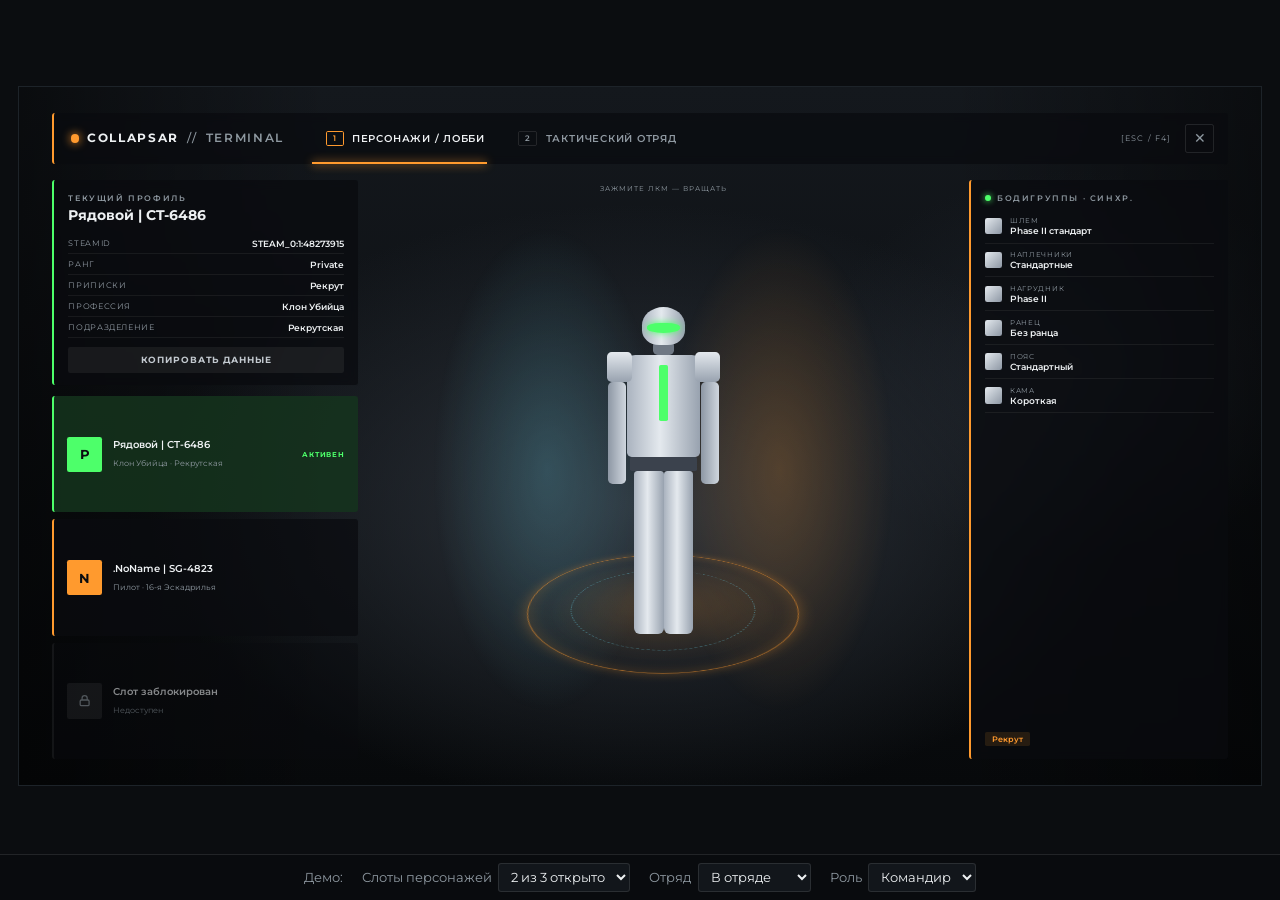
<file: f4.html>
<!DOCTYPE html>
<html lang="ru">
<head>
<meta charset="utf-8">
<meta name="viewport" content="width=device-width, initial-scale=1, viewport-fit=cover">
<title>Collapsar · F4</title>
<link href="https://fonts.googleapis.com/css2?family=Montserrat:wght@400;500;600;700&display=swap" rel="stylesheet">
<style>
:root{--bg:#0b0d10;--panel:rgba(10,12,15,.74);--text:#eef1f3;--dim:#8f99a1;--or:#ff9a2e;--cy:#6fe6ff;--red:#ff4a4a;--grn:#4dff6a;--ln:rgba(255,255,255,.1);--dock:5rem;
box-sizing:border-box;padding-top:env(safe-area-inset-top,0px);padding-bottom:env(safe-area-inset-bottom,0px)}
*{box-sizing:border-box;margin:0}
html,body{height:100%}
body{background:var(--bg);color:var(--text);font-family:Montserrat,"Segoe UI",Arial,sans-serif;display:flex;align-items:center;justify-content:center;padding:2vmin 2vmin var(--dock)}
button,select,input{font:inherit;color:inherit}
button{border:0;background:none;cursor:pointer}
button:focus-visible,input:focus-visible,select:focus-visible,[tabindex]:focus-visible{outline:2px solid var(--or);outline-offset:2px}
.stage{container-type:inline-size;position:relative;width:min(100%,1280px,calc((100vh - var(--dock) - 4vmin) * 16 / 9));aspect-ratio:16/9;overflow:hidden;border:1px solid #1d2329;display:flex;flex-direction:column;gap:1.2cqw;padding:2cqw 2.6cqw;
background:radial-gradient(55% 60% at 50% 60%,#2d333b,transparent 72%),radial-gradient(30% 40% at 85% 40%,#1c2128,transparent 70%),linear-gradient(#14181d,#07090b)}
.stage::after{content:"";position:absolute;inset:0;background:linear-gradient(90deg,rgba(0,0,0,.5),transparent 25%,transparent 75%,rgba(0,0,0,.45));pointer-events:none}
.stage>*{position:relative;z-index:2}
.card{background:var(--panel);backdrop-filter:blur(5px);border-radius:.25cqw;border-left:.25cqw solid var(--s,var(--or))}
.lb{font-size:.68cqw;font-weight:600;letter-spacing:.2em;color:var(--dim)}

/* nav */
.nav{display:flex;align-items:center;gap:2.4cqw;height:4.4cqw;padding:0 1.2cqw 0 1.4cqw;flex:none}
.logo{display:flex;align-items:center;gap:.7cqw;font-size:1cqw;font-weight:700;letter-spacing:.14em;white-space:nowrap}
.logo i{font-style:normal;color:var(--dim);font-weight:500}
.logo span:last-child{color:var(--dim);font-weight:600}
.dot{width:.7cqw;height:.7cqw;border-radius:50%;background:var(--or);box-shadow:0 0 .8cqw var(--or);animation:pl 2s ease-in-out infinite}
@keyframes pl{50%{opacity:.4}}
.tabs{position:relative;display:flex;gap:.4cqw;height:100%;align-items:stretch}
.tb{display:flex;align-items:center;gap:.7cqw;padding:0 1.2cqw;font-size:.82cqw;font-weight:600;letter-spacing:.08em;color:var(--dim);transition:color .18s,background .18s}
.tb:hover{color:var(--text);background:rgba(255,255,255,.04)}
.tb.on{color:var(--text)}
.tb kbd{font:600 .65cqw Montserrat,sans-serif;padding:.15cqw .5cqw;border:1px solid var(--ln);border-radius:.15cqw;color:var(--dim)}
.tb.on kbd{border-color:var(--or);color:var(--or)}
.ind{position:absolute;bottom:0;height:2px;background:var(--or);box-shadow:0 0 .8cqw var(--or);transition:left .3s cubic-bezier(.2,.8,.2,1),width .3s cubic-bezier(.2,.8,.2,1)}
.nr{margin-left:auto;display:flex;align-items:center;gap:1.2cqw}
.nr small{font-size:.7cqw;letter-spacing:.14em;color:var(--dim)}
.x{width:2.4cqw;height:2.4cqw;border:1px solid var(--ln);border-radius:.2cqw;font-size:1.2cqw;color:var(--dim);transition:color .18s,border-color .18s,background .18s}
.x:hover{color:var(--red);border-color:var(--red);background:rgba(255,74,74,.14)}
.pg{display:none;flex:1;min-height:0}
.pg.on{display:block;animation:in .3s ease}
@keyframes in{from{opacity:0;transform:translateY(.6cqw)}}

/* tab 1 */
.g1{display:grid;grid-template-columns:26cqw 1fr 22cqw;gap:1.2cqw;height:100%}
.lc{display:flex;flex-direction:column;gap:.9cqw;min-height:0}
.prof{padding:1.1cqw 1.2cqw}
.prof h3{font-size:1.2cqw;font-weight:700;margin:.3cqw 0 .8cqw;white-space:nowrap;overflow:hidden;text-overflow:ellipsis}
.fr{display:flex;justify-content:space-between;gap:1cqw;padding:.38cqw 0;border-bottom:1px solid rgba(255,255,255,.06);font-size:.8cqw}
.fr span{color:var(--dim);letter-spacing:.08em;font-size:.68cqw;align-self:center}
.fr b{font-weight:600;text-align:right}
.cp{width:100%;margin-top:.8cqw;padding:.6cqw;font-size:.75cqw;font-weight:700;letter-spacing:.1em;border-radius:.2cqw;background:rgba(255,255,255,.06);color:#c3cad0;transition:background .18s,color .18s,box-shadow .18s}
.cp:hover{background:rgba(255,154,46,.1);color:var(--or)}
.cp.done{color:var(--grn);box-shadow:inset 0 0 0 1px var(--grn)}
.chars{display:flex;flex-direction:column;gap:.6cqw;flex:1;min-height:0}
.ch{position:relative;flex:1;display:flex;align-items:center;gap:.9cqw;padding:0 1.1cqw;text-align:left;border-left:.25cqw solid var(--s,var(--ln));border-radius:.25cqw;background:var(--panel);transition:background .18s,transform .18s}
.ch:hover:not(.lk){background:rgba(255,255,255,.07)}
.ch.act{background:color-mix(in srgb,var(--s) 14%,rgba(10,12,15,.8))}
.ch .av{width:3cqw;height:3cqw;flex:none;display:grid;place-items:center;font-weight:700;font-size:1.1cqw;color:#0b0d10;background:var(--s);border-radius:.2cqw}
.ch b{display:block;font-size:.85cqw;font-weight:600}
.ch small{font-size:.7cqw;color:var(--dim)}
.ch .st{margin-left:auto;font-size:.6cqw;font-weight:700;letter-spacing:.12em;color:var(--s)}
.ch:not(.act):not(.lk):not(.em) .st{opacity:0;transition:opacity .18s;color:var(--text)}
.ch:hover .st{opacity:1!important}
.ch.em{border-left-color:var(--ln);border-style:dashed;border-width:1px 1px 1px .25cqw;background:none;color:var(--dim)}
.ch.em:hover{color:var(--or);border-color:var(--or);background:rgba(255,154,46,.06)}
.ch.lk{opacity:.55;cursor:not-allowed;border-left-color:var(--ln)}
.ch.lk .av{background:rgba(255,255,255,.1);color:var(--dim)}
.lki{width:1.3cqw;height:1.3cqw;fill:none;stroke:currentColor;stroke-width:2}
.ch[data-tip]:hover::after{content:attr(data-tip);position:absolute;left:50%;bottom:calc(100% - .2cqw);transform:translateX(-50%);z-index:6;white-space:nowrap;padding:.4cqw .7cqw;border-radius:.2cqw;background:#000;border:1px solid var(--ln);font-size:.66cqw;color:var(--text)}
.mid{position:relative}
.view{position:relative;height:100%;perspective:90cqw;touch-action:none;cursor:grab;display:flex;align-items:center;justify-content:center;overflow:hidden}
.view:active{cursor:grabbing}
.rim{position:absolute;inset:0;background:radial-gradient(28% 60% at 30% 50%,rgba(111,230,255,.2),transparent 70%),radial-gradient(28% 60% at 70% 50%,rgba(255,154,46,.22),transparent 70%)}
.hint{position:absolute;top:.4cqw;font-size:.62cqw;color:var(--dim);letter-spacing:.14em}
.holo{position:absolute;bottom:1.4cqw;width:23cqw;height:23cqw;transform:rotateX(72deg);pointer-events:none}
.holo i{position:absolute;border-radius:50%;inset:0}
.hr1{border:1px solid rgba(255,154,46,.6);box-shadow:0 0 1.4cqw rgba(255,154,46,.3),inset 0 0 2cqw rgba(255,154,46,.2);background:radial-gradient(circle,rgba(255,154,46,.2),transparent 65%);transform:rotate(var(--a,0deg))}
.hr1::before{content:"";position:absolute;inset:0;border-radius:50%;background:repeating-conic-gradient(rgba(255,154,46,.55) 0 1deg,transparent 1deg 10deg);-webkit-mask:radial-gradient(circle,transparent 78%,#000 79%,#000 86%,transparent 87%);mask:radial-gradient(circle,transparent 78%,#000 79%,#000 86%,transparent 87%)}
.hr2{inset:16%!important;border:1px dashed rgba(111,230,255,.4);animation:spin 24s linear infinite}
@keyframes spin{to{transform:rotate(360deg)}}
.fgw{position:relative;z-index:1}
.fgw.big{width:11cqw;height:29cqw;margin-top:1.4cqw}
.br{width:100%;height:100%;transform-origin:50% 100%;animation:br 4s ease-in-out infinite}
@keyframes br{50%{transform:scaleY(1.012) translateY(-.15cqw)}}
.fg{position:relative;width:100%;height:100%;--acc:var(--or)}
.rot{width:100%;height:100%;position:relative}
.rot div{position:absolute;background:linear-gradient(90deg,#aab3bf,#e4e9ee 45%,#98a2af);border-radius:.4cqw}
.f-head{left:33%;top:0;width:34%;height:11%;border-radius:50% 50% 40% 40%!important}
.f-head::after{content:"";position:absolute;left:12%;right:12%;top:42%;height:26%;border-radius:40% 40% 50% 50%;background:var(--acc);box-shadow:0 0 .6cqw var(--acc)}
.f-neck{left:42%;top:10%;width:16%;height:4%;background:#6f7884!important}
.f-torso{left:22%;top:14%;width:56%;height:30%;border-radius:.7cqw .7cqw .4cqw .4cqw!important}
.f-torso::after{content:"";position:absolute;left:44%;top:10%;width:12%;height:55%;background:var(--acc);border-radius:.15cqw}
.f-sh{top:13%;width:20%;height:9%;background:linear-gradient(#e4e9ee,#98a2af)!important}
.f-shl{left:6%}.f-shr{right:6%}
.f-arm{top:22%;width:14%;height:30%;background:linear-gradient(90deg,#8d97a4,#cfd6de)!important}
.f-al{left:7%}.f-ar{right:7%}
.f-belt{left:24%;top:44%;width:52%;height:4%;background:#3b424d!important;border-radius:.15cqw!important}
.f-leg{top:48%;width:23%;height:48%;border-radius:.3cqw .3cqw .5cqw .5cqw!important}
.f-ll{left:27%}.f-lr{right:27%}
.rc{padding:1.1cqw 1.2cqw;display:flex;flex-direction:column;min-height:0}
.rc .lb{display:flex;align-items:center;gap:.5cqw;margin-bottom:.6cqw}
.rc .lb i{width:.5cqw;height:.5cqw;border-radius:50%;background:var(--grn);box-shadow:0 0 .5cqw var(--grn)}
.bgr{display:flex;align-items:center;gap:.7cqw;padding:.55cqw 0;border-bottom:1px solid rgba(255,255,255,.06);font-size:.78cqw}
.bgr .sq{width:1.4cqw;height:1.4cqw;border-radius:.2cqw;background:linear-gradient(135deg,#e4e9ee,#8d97a4);flex:none}
.bgr small{display:block;font-size:.6cqw;color:var(--dim);letter-spacing:.1em}
.bgr b{font-weight:600}
.tags{display:flex;flex-wrap:wrap;gap:.3cqw;margin-top:auto;padding-top:.8cqw}
.tags s{text-decoration:none;font-size:.66cqw;font-weight:600;padding:.2cqw .6cqw;border-radius:.15cqw;color:var(--or);background:rgba(255,154,46,.12)}

/* tab 2 */
.cr{width:44cqw;margin:2cqw auto 0;padding:1.8cqw 2cqw;display:flex;flex-direction:column;gap:1.1cqw}
.cr h2{font-size:1.5cqw;font-weight:700}
.cr p{font-size:.85cqw;color:var(--dim);line-height:1.5}
.fld{display:flex;gap:.6cqw;position:relative}
.fld input{flex:1;height:3cqw;padding:0 1cqw;font-size:1.1cqw;font-weight:600;border:1px solid var(--ln);border-radius:.2cqw;background:rgba(0,0,0,.35);transition:border-color .18s}
.fld input:focus{border-color:var(--c,var(--or))}
.clb{display:flex;align-items:center;gap:.6cqw;padding:0 1cqw;height:3cqw;font-size:.78cqw;font-weight:600;border:1px solid var(--ln);border-radius:.2cqw;color:#c3cad0;transition:border-color .18s}
.clb:hover{border-color:var(--or)}
.clb i{width:1.3cqw;height:1.3cqw;border-radius:.2cqw;background:var(--c)}
.pal{position:absolute;right:0;top:calc(100% + .5cqw);z-index:8;display:grid;grid-template-columns:repeat(12,1fr);gap:.35cqw;padding:.8cqw;background:rgba(10,12,15,.97);border:1px solid var(--ln);border-radius:.3cqw;width:30cqw}
.pal button{aspect-ratio:1;border-radius:.2cqw;background:var(--k);transition:transform .15s;position:relative}
.pal button:hover{transform:scale(1.2);z-index:1}
.pal button.on{box-shadow:0 0 0 2px #0b0d10,0 0 0 3.5px var(--text)}
.pv{font-size:1.2cqw;font-weight:700;padding:.9cqw 1.1cqw;background:rgba(255,255,255,.04);border-left:.25cqw solid var(--c);border-radius:.2cqw}
.pv small{display:block;font-size:.62cqw;letter-spacing:.2em;color:var(--dim);font-weight:600;margin-bottom:.2cqw}
.btn{padding:.9cqw 1.4cqw;font-size:.85cqw;font-weight:700;letter-spacing:.12em;border-radius:.2cqw;background:var(--or);color:#17110a;transition:filter .18s,opacity .18s}
.btn:hover:not(:disabled){filter:brightness(1.1)}
.btn:disabled{opacity:.35;cursor:not-allowed}
.sqh{display:flex;align-items:center;gap:1.6cqw;padding:1cqw 1.4cqw;margin-bottom:1cqw}
.sqh h2{font-size:1.9cqw;font-weight:700;color:var(--s)}
.cmb{display:flex;align-items:center;gap:.5cqw;padding:.35cqw .9cqw;font-size:.75cqw;font-weight:600;color:var(--or);background:rgba(255,154,46,.12);border-radius:.2cqw}
.cnt{margin-left:auto;font-size:.75cqw;letter-spacing:.14em;color:var(--dim)}
.cnt b{font-size:1.7cqw;color:var(--text);letter-spacing:0;margin-left:.5cqw}
.sqg{display:grid;grid-template-columns:repeat(5,1fr);gap:.9cqw;height:31.4cqw}
.mc{position:relative;display:flex;flex-direction:column;align-items:center;padding:.8cqw .9cqw .9cqw;background:var(--panel);border-top:.25cqw solid var(--a);border-radius:.3cqw;overflow:hidden;transition:transform .2s}
.mc:hover:not(.em){transform:translateY(-.3cqw)}
.ma{flex:1;width:100%;display:flex;align-items:flex-end;justify-content:center;perspective:60cqw;background:radial-gradient(60% 60% at 50% 70%,color-mix(in srgb,var(--a) 22%,transparent),transparent 70%)}
.ma .fgw{width:6.2cqw;height:15cqw;animation:sw 6s ease-in-out infinite}
@keyframes sw{0%,100%{transform:rotateY(-14deg)}50%{transform:rotateY(14deg)}}
.star{position:absolute;top:.7cqw;left:.8cqw;font-size:1.2cqw;color:var(--or);text-shadow:0 0 .8cqw var(--or)}
.mc h4{font-size:1cqw;margin-top:.7cqw}
.mc .pr{font-size:.75cqw;color:var(--dim);margin:.15cqw 0 .6cqw}
.rd{font-size:.62cqw;font-weight:700;letter-spacing:.1em;padding:.3cqw .8cqw;border-radius:.15cqw;display:flex;align-items:center;gap:.4cqw}
.rd i{width:.45cqw;height:.45cqw;border-radius:50%;background:currentColor}
.rd.on{color:var(--grn);background:rgba(77,255,106,.12)}
.rd.off{color:var(--dim);background:rgba(255,255,255,.06)}
.mc.em{justify-content:center;border-top:1px dashed var(--ln);background:none;color:var(--dim);box-shadow:inset 0 0 0 1px var(--ln);box-shadow:none;border:1px dashed var(--ln);border-top-width:1px}
.mc.em button{padding:1cqw 1.2cqw;font-size:.82cqw;font-weight:700;letter-spacing:.06em;color:var(--or);border-radius:.2cqw;transition:background .18s}
.mc.em button:hover{background:rgba(255,154,46,.1)}
.mc.em span{font-size:.75cqw}
.sqb{display:flex;align-items:center;justify-content:space-between;margin-top:1cqw;padding:.8cqw 1.2cqw;--s:var(--red)}
.sqb span{font-size:.8cqw;color:var(--dim)}
.dng{padding:.8cqw 1.6cqw;font-size:.8cqw;font-weight:700;letter-spacing:.1em;color:var(--red);border-radius:.2cqw;box-shadow:inset 0 0 0 1px rgba(255,74,74,.5);transition:background .18s,color .18s}
.dng:hover{background:var(--red);color:#1a0505}
.dng.cf{background:var(--red);color:#1a0505;animation:pl .8s infinite}
.drw{position:absolute;right:0;top:0;bottom:0;width:27cqw;z-index:7;padding:1.2cqw;background:rgba(10,12,15,.96);border-left:.25cqw solid var(--or);display:flex;flex-direction:column;gap:.7cqw;transform:translateX(105%);transition:transform .3s cubic-bezier(.2,.8,.2,1)}
.drw.open{transform:none}
.drw header{display:flex;justify-content:space-between;align-items:center}
.drw header b{font-size:.85cqw;letter-spacing:.14em}
.drw .ls{flex:1;overflow:auto;display:flex;flex-direction:column;gap:.4cqw;scrollbar-width:thin;scrollbar-color:rgba(255,255,255,.2) transparent}
.pl{display:flex;align-items:center;gap:.7cqw;padding:.6cqw .8cqw;background:rgba(255,255,255,.05);border-radius:.2cqw;font-size:.8cqw}
.pl b{display:block;font-weight:600}
.pl small{color:var(--dim);font-size:.66cqw}
.pl button{margin-left:auto;padding:.35cqw .8cqw;font-size:.66cqw;font-weight:700;color:var(--or);border-radius:.15cqw;box-shadow:inset 0 0 0 1px rgba(255,154,46,.5);transition:background .15s}
.pl button:hover{background:var(--or);color:#17110a}
.pl button:disabled{opacity:.4;pointer-events:none}

.dock{position:fixed;left:0;right:0;bottom:0;z-index:20;background:rgba(10,12,15,.95);backdrop-filter:blur(8px);border-top:1px solid var(--ln);padding:.5rem 1rem calc(.5rem + env(safe-area-inset-bottom,0px));display:flex;gap:1.2rem;flex-wrap:wrap;align-items:center;justify-content:center;font-size:.8rem;color:var(--dim)}
.dock label{display:flex;align-items:center;gap:.4rem}
.dock select{background:#12161b;color:var(--text);border:1px solid var(--ln);border-radius:.2rem;padding:.3rem .5rem}
.toast{position:absolute!important;left:50%;bottom:2cqw;transform:translate(-50%,1cqw);padding:.6cqw 1.2cqw;font-size:.8cqw;background:rgba(10,12,15,.95);border-left:.25cqw solid var(--or);border-radius:.25cqw;opacity:0;transition:opacity .3s,transform .3s;pointer-events:none;z-index:9}
.toast.on{opacity:1;transform:translate(-50%,0)}
@media (prefers-reduced-motion:reduce){.dot,.hr2,.br,.ma .fgw,.dng.cf,.pg.on{animation:none}.ind,.drw{transition:none}}
</style>
</head>
<body>
<svg width="0" height="0" style="position:absolute" aria-hidden="true"><symbol id="lk" viewBox="0 0 24 24"><rect x="5" y="11" width="14" height="9" rx="2"/><path d="M8 11V8a4 4 0 0 1 8 0v3"/></symbol></svg>
<main class="stage" id="stage" aria-label="F4">
  <nav class="nav card">
    <div class="logo"><span class="dot"></span><span>COLLAPSAR</span><i>//</i><span>TERMINAL</span></div>
    <div class="tabs" id="tabs"><button class="tb on" data-t="1"><kbd>1</kbd>ПЕРСОНАЖИ / ЛОББИ</button><button class="tb" data-t="2"><kbd>2</kbd>ТАКТИЧЕСКИЙ ОТРЯД</button><span class="ind" id="ind"></span></div>
    <div class="nr"><small>[ESC / F4]</small><button class="x" aria-label="Закрыть">✕</button></div>
  </nav>

  <section class="pg on" id="p1"><div class="g1">
    <div class="lc"><div class="prof card" id="prof"></div><div class="chars" id="chars"></div></div>
    <div class="mid"><div class="view" id="view"><div class="rim"></div><div class="hint">ЗАЖМИТЕ ЛКМ — ВРАЩАТЬ</div><div class="holo"><i class="hr1"></i><i class="hr2"></i></div><div class="fgw big"><div class="br" id="fgb"></div></div></div></div>
    <aside class="rc card"><div class="lb"><i></i>БОДИГРУППЫ · СИНХР.</div><div id="bg"></div><div class="tags" id="tags"></div></aside>
  </div></section>

  <section class="pg" id="p2" style="position:relative"><div id="sq"></div>
    <aside class="drw" id="drw"><header><b>ПРИГЛАСИТЬ БОЙЦА</b><button class="x" id="dx" aria-label="Закрыть">✕</button></header><div class="lb">ИГРОКИ БЕЗ ОТРЯДА РЯДОМ</div><div class="ls" id="pls"></div></aside>
  </section>

    <div class="toast" id="toast"></div>
</main>
<div class="dock" id="dock"><span>Демо:</span>
  <label>Слоты персонажей <select id="sl"><option value="2">2 из 3 открыто</option><option value="3">3 из 3 открыто</option></select></label>
  <label>Отряд <select id="st"><option value="1">В отряде</option><option value="0">Нет отряда</option></select></label>
  <label>Роль <select id="rl"><option value="1">Командир</option><option value="0">Боец</option></select></label>
</div>
<script>
var $=function(i){return document.getElementById(i)};
var CH=[{n:'Рядовой',id:'CT-6486',rank:'Private',unit:'Рекрутская',prof:'Клон Убийца',acc:'#4dff6a',tags:['Рекрут'],bg:['Phase II стандарт','Стандартные','Phase II','Без ранца','Стандартный','Короткая']},
{n:'.NoName',id:'SG-4823',rank:'Commander',unit:'16-я Эскадрилья',prof:'Пилот',acc:'#ff9a2e',tags:['Командир','Эскадрилья'],bg:['Шлем пилота','Усиленные','Лёгкий','Штурмовой','Расширенный','Без камы']}];
var BGN=['Шлем','Наплечники','Нагрудник','Ранец','Пояс','Кама'];
var STEAM='STEAM_0:1:48273915';
var act=0,unl=2,inSq=true,cmd=true,T=1,sqName='Скорпион',conf=false;
var COL=[];[64,52,40].forEach(function(l){for(var h=0;h<360;h+=30)COL.push('hsl('+h+',85%,'+l+'%)')});
var sqCol=COL[16],palOpen=false;
var PLS=[['Tracer | SG-5120','Пилот','24 м'],['Nomad | SG-5133','Пилот','109 м'],['Shadow | CT-3310','Медик','21 м'],['Cutter | CT-7788','Сапёр','330 м'],['Ghost | CT-2201','Разведчик','86 м']];
var mem=[];
function fig(acc){return '<div class="fg" style="--acc:'+acc+'"><div class="rot"><div class="f-leg f-ll"></div><div class="f-leg f-lr"></div><div class="f-arm f-al"></div><div class="f-arm f-ar"></div><div class="f-torso"></div><div class="f-sh f-shl"></div><div class="f-sh f-shr"></div><div class="f-belt"></div><div class="f-neck"></div><div class="f-head"></div></div></div>'}
function me(){return {n:CH[act].n,p:CH[act].prof,a:CH[act].acc,r:true,me:true}}
function mkSq(c){var m=me(),o=[{n:'Tracer',p:'Пилот',a:'#6fe6ff',r:true},{n:'Nomad',p:'Медик',a:'#ff4a4a',r:false}];if(c){m.c=true;mem=[m].concat(o)}else{o[0].c=true;mem=[o[0],m,o[1]]}}
mkSq(true);
function toast(t){var e=$('toast');e.textContent=t;e.classList.add('on');clearTimeout(toast.t);toast.t=setTimeout(function(){e.classList.remove('on')},1700)}
function copy(t,b){var d=function(){b.classList.add('done');b.textContent='СКОПИРОВАНО';toast('Данные скопированы в буфер');setTimeout(function(){b.classList.remove('done');b.textContent='КОПИРОВАТЬ ДАННЫЕ'},1400)};function fb(){var a=document.createElement('textarea');a.value=t;a.style.cssText='position:fixed;opacity:0';document.body.appendChild(a);a.select();try{document.execCommand('copy')}catch(e){}a.remove();d()}if(navigator.clipboard&&navigator.clipboard.writeText)navigator.clipboard.writeText(t).then(d,fb);else fb()}
function rProf(){var c=CH[act];$('prof').style.setProperty('--s',c.acc);$('prof').innerHTML='<div class="lb">ТЕКУЩИЙ ПРОФИЛЬ</div><h3>'+c.n+' | '+c.id+'</h3><div class="fr"><span>STEAMID</span><b>'+STEAM+'</b></div><div class="fr"><span>РАНГ</span><b>'+c.rank+'</b></div><div class="fr"><span>ПРИПИСКИ</span><b>'+c.tags.join(', ')+'</b></div><div class="fr"><span>ПРОФЕССИЯ</span><b>'+c.prof+'</b></div><div class="fr"><span>ПОДРАЗДЕЛЕНИЕ</span><b>'+c.unit+'</b></div><button class="cp" id="cpb">КОПИРОВАТЬ ДАННЫЕ</button>'}
function rChars(){var h='';CH.forEach(function(c,i){h+='<button class="ch'+(i===act?' act':'')+'" data-c="'+i+'" style="--s:'+c.acc+'"><span class="av">'+c.n.replace('.','').charAt(0).toUpperCase()+'</span><span><b>'+c.n+' | '+c.id+'</b><small>'+c.prof+' · '+c.unit+'</small></span><span class="st">'+(i===act?'АКТИВЕН':'ВЫБРАТЬ')+'</span></button>'});
 for(var k=CH.length;k<3;k++){if(k<unl)h+='<button class="ch em" data-new="1"><span class="av" style="font-size:1.6cqw;background:none;color:var(--dim)">+</span><span><b>Создать персонажа</b><small>Свободный слот</small></span></button>';else h+='<div class="ch lk" tabindex="0" data-tip="Откроется при ранге Lieutenant или с поддержкой проекта"><span class="av"><svg class="lki" viewBox="0 0 24 24"><use href="#lk"/></svg></span><span><b>Слот заблокирован</b><small>Недоступен</small></span></div>'}
 $('chars').innerHTML=h}
function rModel(){var c=CH[act];$('fgb').innerHTML=fig(c.acc);var r=$('fgb').querySelector('.rot');r.style.transform='rotateY('+ang+'deg)';$('bg').innerHTML=BGN.map(function(n,i){return '<div class="bgr"><span class="sq"></span><span><small>'+n.toUpperCase()+'</small><b>'+c.bg[i]+'</b></span></div>'}).join('');$('tags').innerHTML=c.tags.map(function(t){return '<s>'+t+'</s>'}).join('')}
function rSq(){var h='';
 if(!inSq){h='<div class="cr card" style="--c:'+sqCol+';--s:'+sqCol+'"><div class="lb">ТАКТИЧЕСКИЙ ОТРЯД</div><h2>Формирование отряда</h2><p>Вы пока не состоите в отряде. Придумайте название, выберите цвет и пригласите до четырёх бойцов.</p><div class="fld"><input id="sn" maxlength="24" placeholder="Название отряда" value="'+sqName.replace(/"/g,'')+'" aria-label="Название отряда"><button class="clb" id="clb"><i></i>Цвет отряда</button>'+(palOpen?'<div class="pal">'+COL.map(function(c){return '<button data-k="'+c+'" style="--k:'+c+'" class="'+(c===sqCol?'on':'')+'" aria-label="Цвет"></button>'}).join('')+'</div>':'')+'</div><div class="pv"><small>ПРЕДПРОСМОТР</small><span style="color:'+sqCol+'">'+(sqName||'Без названия')+'</span></div><button class="btn" id="mk"'+(sqName.trim().length<3?' disabled':'')+'>СФОРМИРОВАТЬ ОТРЯД</button></div>'}
 else{var C=mem.filter(function(m){return m.c})[0]||mem[0],sl='';
 mem.forEach(function(m){sl+='<div class="mc" style="--a:'+m.a+'">'+(m.c?'<span class="star" title="Командир">★</span>':'')+'<div class="ma"><div class="fgw">'+fig(m.a)+'</div></div><h4>'+m.n+'</h4><div class="pr">'+m.p+'</div><div class="rd '+(m.r?'on':'off')+'"><i></i>'+(m.r?'РАЦИЯ В СЕТИ':'ВЫКЛЮЧЕНА')+'</div></div>'});
 for(var k=mem.length;k<5;k++)sl+='<div class="mc em">'+(cmd?'<button data-inv="1">+ Пригласить бойца</button>':'<span>Свободный слот</span>')+'</div>';
 h='<div class="sqh card" style="--s:'+sqCol+'"><h2>'+sqName+'</h2><span class="cmb">★ КОМАНДИР: '+C.n+'</span><span class="cnt">БОЙЦОВ<b>'+mem.length+'/5</b></span></div><div class="sqg">'+sl+'</div><div class="sqb card"><span>'+(cmd?'Вы командир отряда. Приглашать бойцов может только командир.':'Вы боец отряда. Покинуть его можно в любой момент.')+'</span><button class="dng'+(conf?' cf':'')+'" id="lv">'+(conf?'ПОДТВЕРДИТЬ?':cmd?'РАСПУСТИТЬ ОТРЯД':'ПОКИНУТЬ ОТРЯД')+'</button></div>'}
 $('sq').innerHTML=h}
function rPls(){var full=mem.length>=5;$('pls').innerHTML=PLS.filter(function(p){return !mem.some(function(m){return m.n===p[0].split(' | ')[0]})}).map(function(p){return '<div class="pl"><div><b>'+p[0]+'</b><small>'+p[1]+' · '+p[2]+'</small></div><button data-add="'+p[0]+'"'+(full?' disabled':'')+'>ПРИГЛАСИТЬ</button></div>'}).join('')||'<div class="lb" style="padding:1cqw 0">Рядом никого нет</div>'}
function ind(){var b=document.querySelector('.tb.on'),i=$('ind');i.style.left=b.offsetLeft+'px';i.style.width=b.offsetWidth+'px'}
function go(n){T=n;document.querySelectorAll('.tb').forEach(function(b){b.classList.toggle('on',+b.dataset.t===n)});[1,2].forEach(function(k){$('p'+k).classList.toggle('on',k===n)});ind();if(n===2)rSq();}
var ang=0,lx=null;
$('tabs').onclick=function(e){var b=e.target.closest('.tb');if(b)go(+b.dataset.t)};
addEventListener('keydown',function(e){if(/INPUT|SELECT|TEXTAREA/.test(e.target.tagName))return;if(e.key>='1'&&e.key<='2')go(+e.key)});
$('prof').onclick=function(e){var b=e.target.closest('#cpb');if(!b)return;var c=CH[act];copy('Имя: '+c.n+' | '+c.id+'\nSteamID: '+STEAM+'\nРанг: '+c.rank+'\nПрофессия: '+c.prof+'\nПодразделение: '+c.unit,b)};
$('chars').onclick=function(e){var b=e.target.closest('.ch');if(!b)return;if(b.dataset.c!==undefined&&+b.dataset.c!==act){act=+b.dataset.c;rProf();rChars();rModel();mkSqKeep();toast('Активный персонаж: '+CH[act].n+' | '+CH[act].id)}else if(b.dataset.new){CH.push({n:'Новый боец',id:'CT-'+(1000+Math.floor(Math.random()*8999)),rank:'Private',unit:'Рекрутская',prof:'Пехотинец',acc:'#b4becd',tags:['Рекрут'],bg:['Phase II стандарт','Стандартные','Phase II','Без ранца','Стандартный','Короткая']});rChars();toast('Персонаж создан')}};
function mkSqKeep(){var c=CH[act];mem.forEach(function(x){if(x.me){x.n=c.n;x.p=c.prof;x.a=c.acc}})}
var vw=$('view');
vw.onpointerdown=function(e){lx=e.clientX;vw.setPointerCapture(e.pointerId)};
vw.onpointermove=function(e){if(lx===null)return;ang+=(e.clientX-lx)*.7;lx=e.clientX;var r=$('fgb').querySelector('.rot');r.style.transform='rotateY('+ang+'deg)';vw.querySelector('.hr1').style.setProperty('--a',ang+'deg')};
vw.onpointerup=vw.onpointercancel=function(){lx=null};
$('sq').onclick=function(e){var b=e.target.closest('button');if(!b)return;
 if(b.id==='clb'){palOpen=!palOpen;rSq()}
 else if(b.dataset.k){sqCol=b.dataset.k;palOpen=false;rSq()}
 else if(b.id==='mk'){inSq=true;cmd=true;mem=[Object.assign(me(),{c:true})];$('st').value='1';$('rl').value='1';toast('Отряд «'+sqName+'» сформирован');rSq()}
 else if(b.dataset.inv){rPls();$('drw').classList.add('open')}
 else if(b.id==='lv'){if(!conf){conf=true;rSq();setTimeout(function(){if(conf){conf=false;if(T===2)rSq()}},3000)}else{conf=false;inSq=false;$('st').value='0';toast(cmd?'Отряд распущен':'Вы покинули отряд');rSq()}}};
$('sq').oninput=function(e){if(e.target.id==='sn'){sqName=e.target.value;var p=$('sq').querySelector('.pv span'),m=$('mk');p.textContent=sqName||'Без названия';m.disabled=sqName.trim().length<3}};
$('dx').onclick=function(){$('drw').classList.remove('open')};
$('pls').onclick=function(e){var b=e.target.closest('[data-add]');if(!b||mem.length>=5)return;var n=b.dataset.add.split(' | ')[0],p=PLS.filter(function(x){return x[0]===b.dataset.add})[0];mem.push({n:n,p:p[1],a:'#b4becd',r:Math.random()>.4});toast(n+' присоединился к отряду');rPls();rSq()};
$('sl').onchange=function(){unl=+this.value;rChars()};
$('st').onchange=function(){inSq=this.value==='1';if(inSq)mkSq(cmd);rSq()};
$('rl').onchange=function(){cmd=this.value==='1';if(inSq)mkSq(cmd);rSq()};
function dk(){document.documentElement.style.setProperty('--dock',$('dock').offsetHeight+'px');ind()}
addEventListener('resize',dk);if(window.ResizeObserver)new ResizeObserver(dk).observe($('dock'));
rProf();rChars();rModel();rSq();dk();go(1);
</script>
</body>
</html>
</file>
